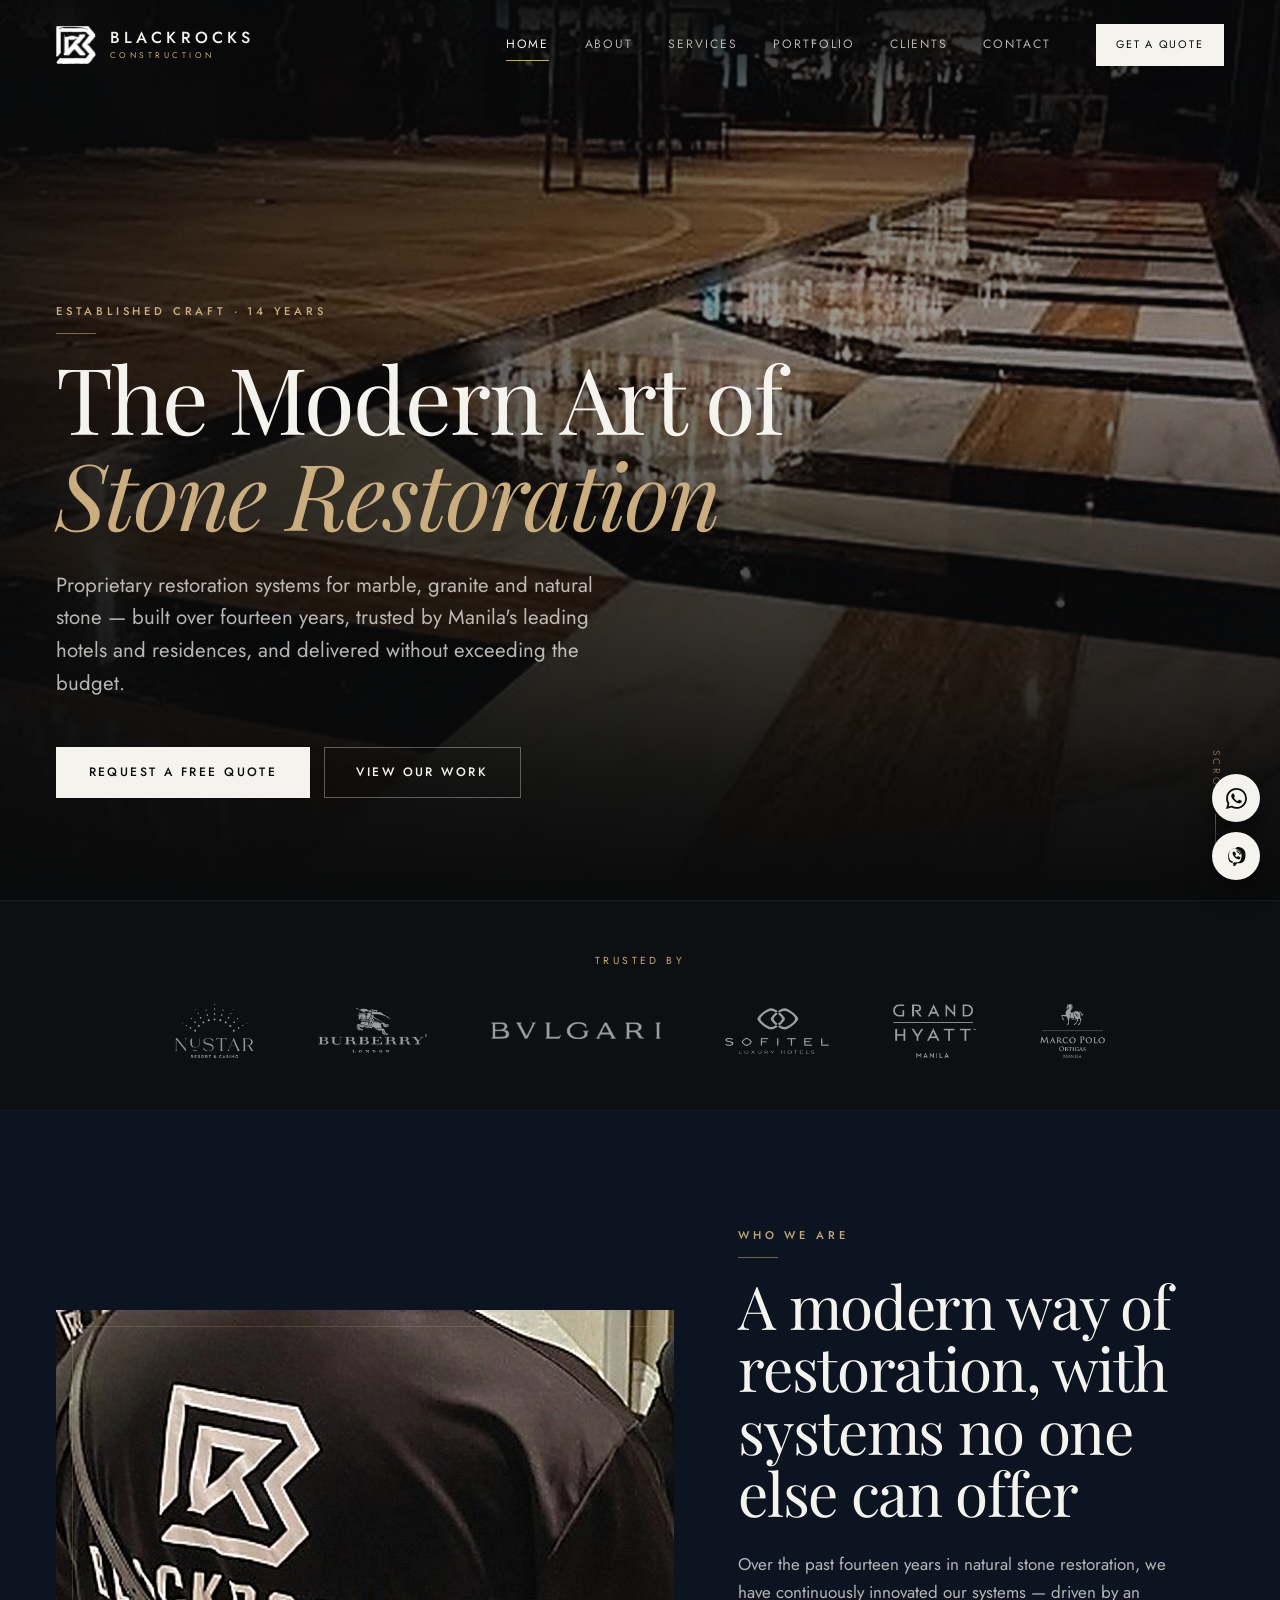
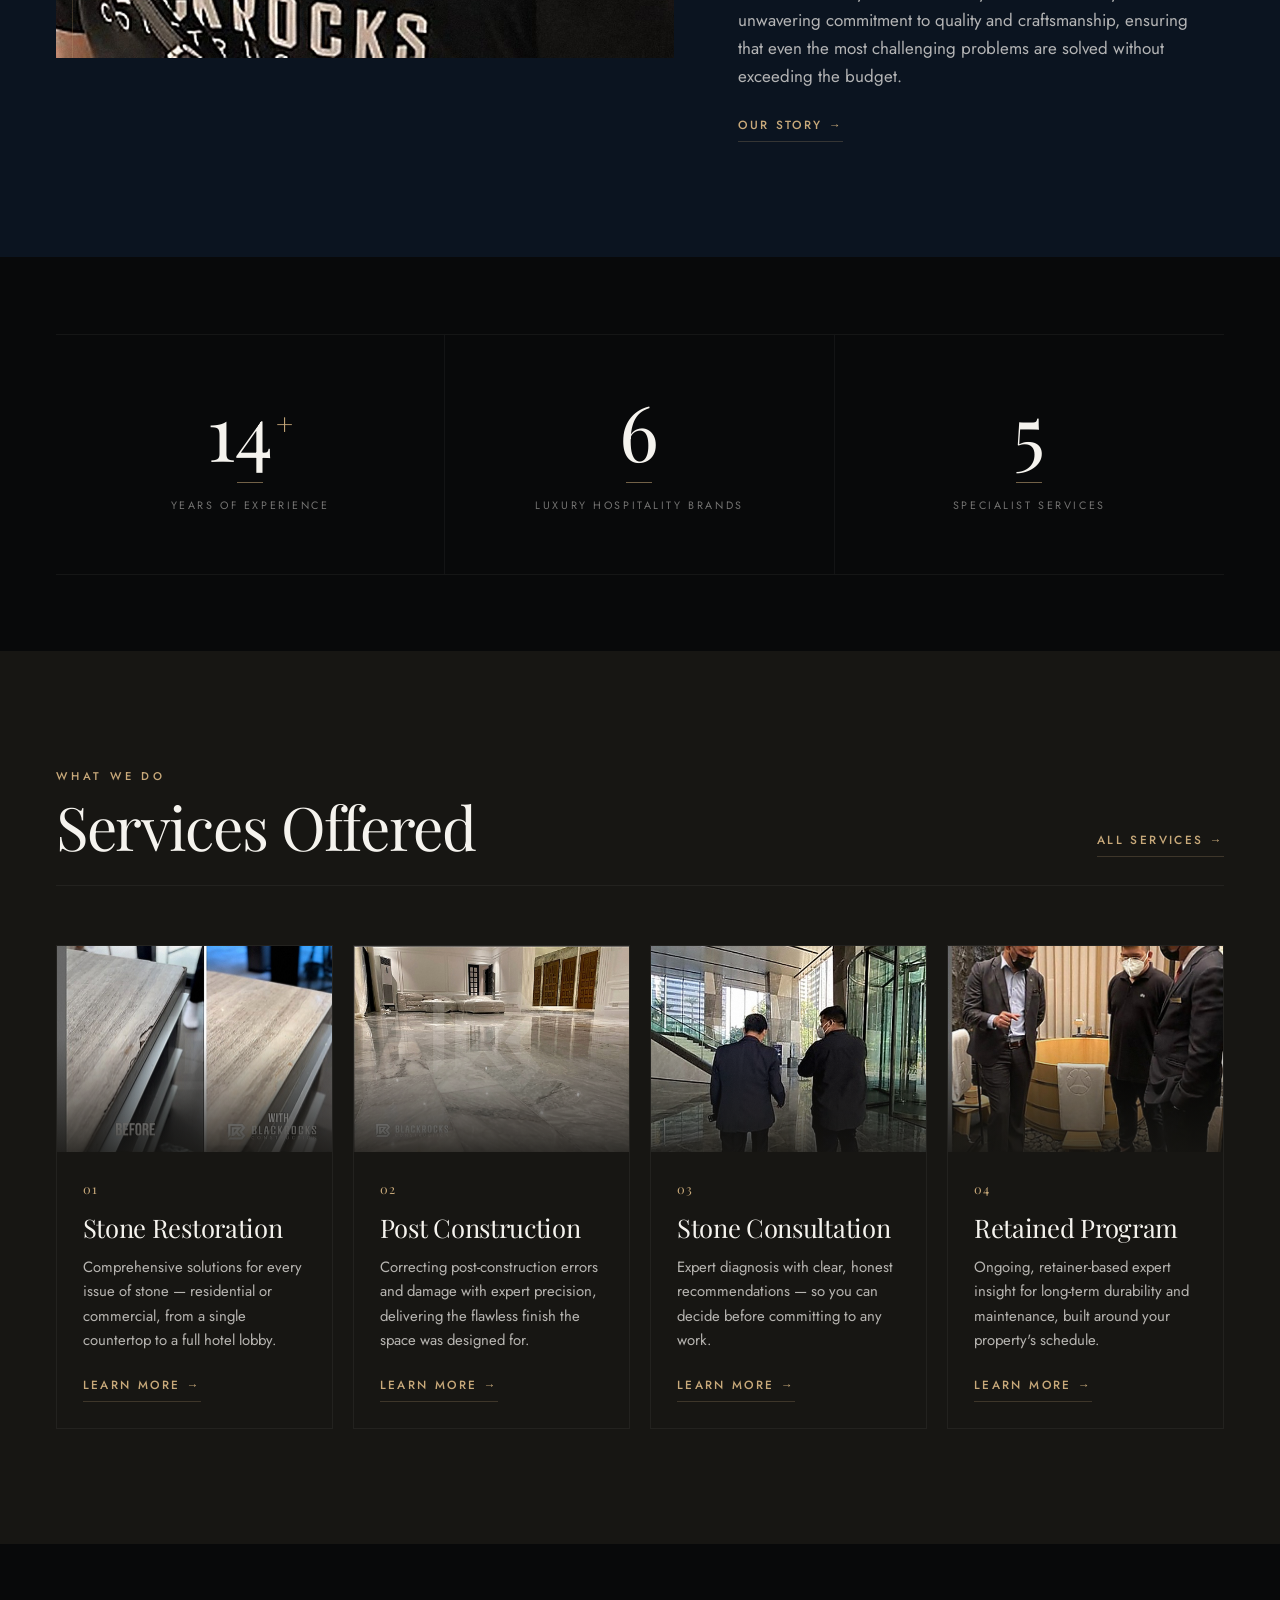
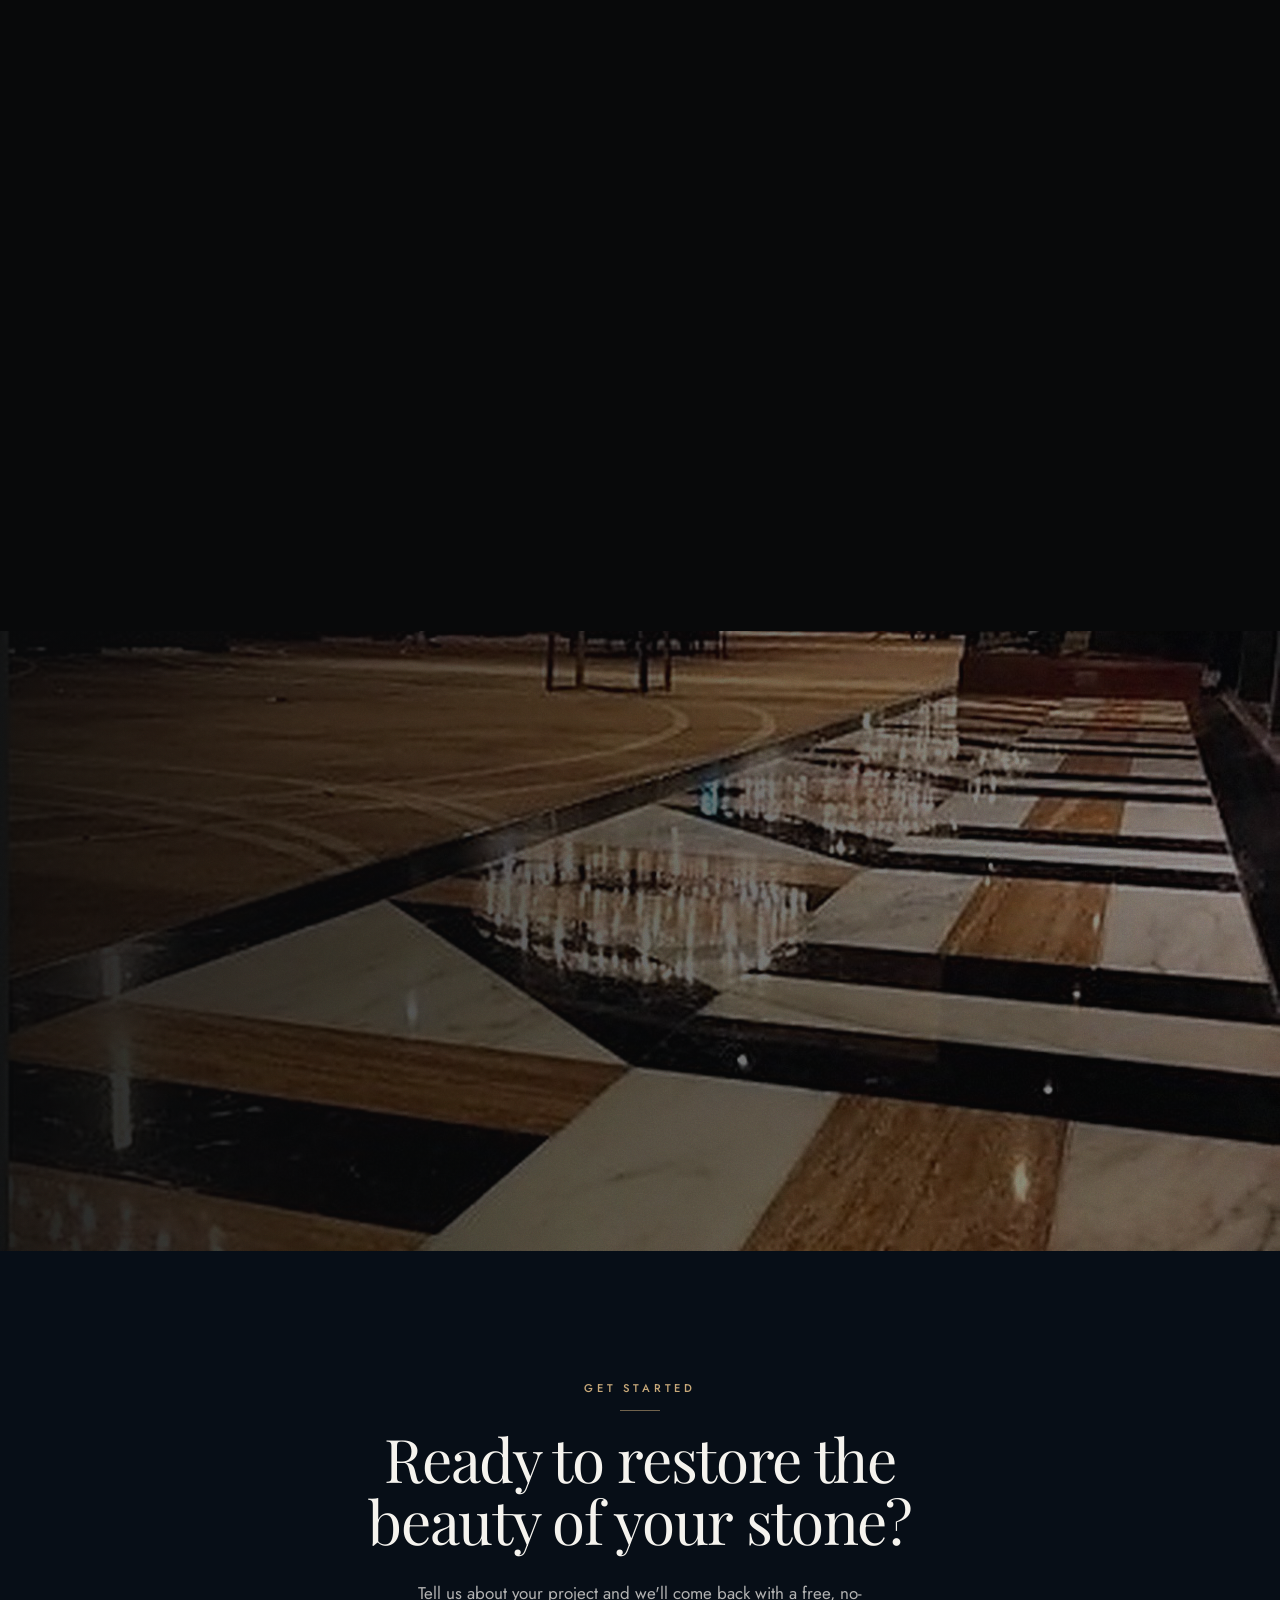
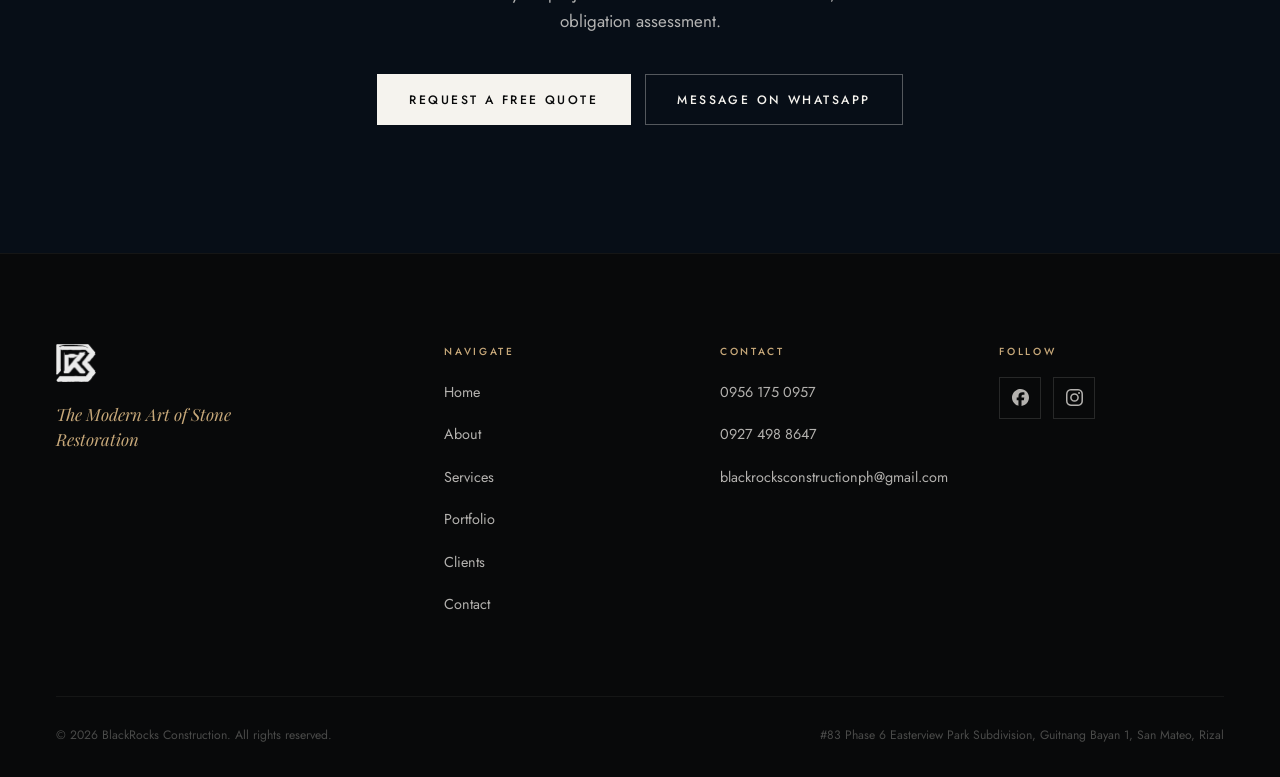
<file: index.html>
<!doctype html>
<html lang="en">
<head>
<meta charset="UTF-8">
<meta name="viewport" content="width=device-width, initial-scale=1">
<title>BlackRocks Construction | The Modern Art of Stone Restoration</title>
<meta name="description" content="BlackRocks Construction — 14 years restoring natural stone for Manila's leading hotels, retailers and residences. Marble &amp; granite restoration, concrete polishing, stone consultation.">
<meta property="og:title" content="BlackRocks Construction | The Modern Art of Stone Restoration">
<meta property="og:description" content="Natural stone restoration trusted by NUSTAR Resort &amp; Casino, Sofitel, Grand Hyatt Manila and more. 14 years of proprietary restoration systems.">
<meta property="og:type" content="website">
<meta property="og:image" content="assets/images/raw/com-lobby-chandelier.jpg">
<meta name="theme-color" content="#08090a">
<link rel="icon" type="image/png" sizes="32x32" href="assets/favicon-32.png">
<link rel="icon" type="image/png" sizes="16x16" href="assets/favicon-16.png">
<link rel="apple-touch-icon" href="assets/favicon-180.png">
<link rel="preconnect" href="https://fonts.googleapis.com">
<link rel="preconnect" href="https://fonts.gstatic.com" crossorigin>
<link href="https://fonts.googleapis.com/css2?family=Playfair+Display:ital,wght@0,400;0,500;1,400&family=Jost:wght@300;400;500&display=swap" rel="stylesheet">
<link rel="stylesheet" href="css/style.css">
</head>
<body>

<header class="site-header">
  <div class="container-wide nav-wrap">
    <a href="index.html" class="brand">
      <img src="assets/images/logo-mark-white.png" alt="BlackRocks Construction">
      <span class="brand-text">
        <span class="brand-name">BLACKROCKS</span>
        <span class="brand-sub">CONSTRUCTION</span>
      </span>
    </a>
    <nav class="nav-links">
      <a href="index.html" class="active">Home</a>
      <a href="about.html">About</a>
      <a href="services.html">Services</a>
      <a href="portfolio.html">Portfolio</a>
      <a href="clients.html">Clients</a>
      <a href="contact.html">Contact</a>
      <a href="contact.html" class="btn btn-solid nav-cta">Get a Quote</a>
    </nav>
    <button class="nav-toggle" aria-label="Toggle menu" aria-expanded="false"><span></span></button>
  </div>
</header>

<section class="hero grain">
  <div class="hero-bg" style="background-image:url('assets/images/raw/com-lobby-chandelier.jpg')"></div>
  <div class="container-wide hero-inner">
    <span class="eyebrow">Established Craft &middot; 14 Years</span>
    <h1>The Modern Art of <em>Stone Restoration</em></h1>
    <p class="lead hero-lead">Proprietary restoration systems for marble, granite and natural stone — built over fourteen years, trusted by Manila's leading hotels and residences, and delivered without exceeding the budget.</p>
    <div class="btn-row">
      <a href="contact.html" class="btn btn-solid">Request a Free Quote</a>
      <a href="portfolio.html" class="btn">View Our Work</a>
    </div>
  </div>
  <span class="hero-scroll">Scroll</span>
</section>

<div class="trust-strip">
  <div class="container-wide">
    <p class="trust-label">Trusted by</p>
    <div class="trust-logos">
      <img class="logo-nustar"     src="assets/images/clients/nustar.png"     alt="NUSTAR Resort &amp; Casino">
      <img class="logo-burberry"   src="assets/images/clients/burberry.png"   alt="Burberry">
      <img class="logo-bvlgari"    src="assets/images/clients/bvlgari.png"    alt="Bvlgari">
      <img class="logo-sofitel"    src="assets/images/clients/sofitel.png"    alt="Sofitel Luxury Hotels">
      <img class="logo-grandhyatt" src="assets/images/clients/grandhyatt.png" alt="Grand Hyatt Manila">
      <img class="logo-marcopolo"  src="assets/images/clients/marcopolo.png"  alt="Marco Polo Ortigas Manila">
    </div>
  </div>
</div>

<section class="section-navy section-pad">
  <div class="container">
    <div class="split reveal">
      <div class="split-media wide16 framed">
        <img src="assets/images/raw/team-workers.jpg" alt="BlackRocks Construction technicians restoring stone on site">
      </div>
      <div class="split-body">
        <span class="eyebrow">Who We Are</span>
        <h2>A modern way of restoration, with systems no one else can offer</h2>
        <p>Over the past fourteen years in natural stone restoration, we have continuously innovated our systems — driven by an unwavering commitment to quality and craftsmanship, ensuring that even the most challenging problems are solved without exceeding the budget.</p>
        <a href="about.html" class="link-arrow">Our Story &rarr;</a>
      </div>
    </div>
  </div>
</section>

<section class="section-pad-sm">
  <div class="container">
    <div class="stat-row reveal">
      <div class="stat">
        <div class="stat-num">14<sup>+</sup></div>
        <div class="stat-label">Years of Experience</div>
      </div>
      <div class="stat">
        <div class="stat-num">6</div>
        <div class="stat-label">Luxury Hospitality Brands</div>
      </div>
      <div class="stat">
        <div class="stat-num">5</div>
        <div class="stat-label">Specialist Services</div>
      </div>
    </div>
  </div>
</section>

<section class="section-charcoal section-pad">
  <div class="container">
    <div class="head-row reveal">
      <div>
        <span class="eyebrow">What We Do</span>
        <h2>Services Offered</h2>
      </div>
      <a href="services.html" class="link-arrow">All Services &rarr;</a>
    </div>
    <div class="svc-grid reveal">
      <article class="svc-card">
        <div class="thumb"><img src="assets/images/raw/ba-countertop-chip.jpg" alt="Stone restoration, before and after"></div>
        <div class="body">
          <div class="svc-num">01</div>
          <h3>Stone Restoration</h3>
          <p>Comprehensive solutions for every issue of stone — residential or commercial, from a single countertop to a full hotel lobby.</p>
          <a href="services.html#restoration" class="link-arrow">Learn More &rarr;</a>
        </div>
      </article>
      <article class="svc-card">
        <div class="thumb"><img src="assets/images/raw/post-marble-room.jpg" alt="Post construction enhancement, finished marble flooring"></div>
        <div class="body">
          <div class="svc-num">02</div>
          <h3>Post Construction</h3>
          <p>Correcting post-construction errors and damage with expert precision, delivering the flawless finish the space was designed for.</p>
          <a href="services.html#enhancement" class="link-arrow">Learn More &rarr;</a>
        </div>
      </article>
      <article class="svc-card">
        <div class="thumb"><img src="assets/images/raw/consult-glass-corridor.jpg" alt="On-site stone consultation"></div>
        <div class="body">
          <div class="svc-num">03</div>
          <h3>Stone Consultation</h3>
          <p>Expert diagnosis with clear, honest recommendations — so you can decide before committing to any work.</p>
          <a href="services.html#consultation" class="link-arrow">Learn More &rarr;</a>
        </div>
      </article>
      <article class="svc-card">
        <div class="thumb"><img src="assets/images/raw/retained-reception.jpg" alt="Retained consultation programme"></div>
        <div class="body">
          <div class="svc-num">04</div>
          <h3>Retained Program</h3>
          <p>Ongoing, retainer-based expert insight for long-term durability and maintenance, built around your property's schedule.</p>
          <a href="services.html#retained" class="link-arrow">Learn More &rarr;</a>
        </div>
      </article>
    </div>
  </div>
</section>

<section class="section-pad">
  <div class="container">
    <div class="head-row reveal">
      <div>
        <span class="eyebrow">Proof, Not Promises</span>
        <h2>Before &amp; After</h2>
      </div>
      <a href="portfolio.html" class="link-arrow">Full Portfolio &rarr;</a>
    </div>
    <div class="ba-grid reveal">
      <figure class="ba-card">
        <div class="ba-img"><img src="assets/images/raw/ba-countertop-chip.jpg" alt="Countertop chip restoration, before and after"></div>
        <figcaption class="ba-caption">Chipped countertop edges expertly restored, bringing back a flawless, seamless finish.</figcaption>
      </figure>
      <figure class="ba-card">
        <div class="ba-img"><img src="assets/images/raw/ba-stain-removal.jpg" alt="Stone stain removal, before and after"></div>
        <figcaption class="ba-caption">Stains carefully removed, preserving the natural beauty and colour of the stone.</figcaption>
      </figure>
      <figure class="ba-card">
        <div class="ba-img"><img src="assets/images/raw/ba-floor-luster.jpg" alt="Floor luster restoration, before and after"></div>
        <figcaption class="ba-caption">Lost luster and shine brought back, restoring the stone's timeless brilliance.</figcaption>
      </figure>
    </div>
  </div>
</section>

<section class="band grain">
  <div class="band-bg" style="background-image:url('assets/images/raw/com-lobby-chandelier.jpg')"></div>
  <div class="container-wide">
    <div class="band-inner reveal">
      <p class="band-quote">Systems that <em>no one else</em> can offer.</p>
      <div class="band-attr">Fourteen years of proprietary method</div>
    </div>
  </div>
</section>

<section class="cta">
  <div class="container">
    <div class="reveal">
      <span class="eyebrow">Get Started</span>
      <h2>Ready to restore the beauty of your stone?</h2>
      <p>Tell us about your project and we'll come back with a free, no-obligation assessment.</p>
      <div class="btn-row">
        <a href="contact.html" class="btn btn-solid">Request a Free Quote</a>
        <a href="https://wa.me/639561750957" target="_blank" rel="noopener" class="btn">Message on WhatsApp</a>
      </div>
    </div>
  </div>
</section>

<footer class="site-footer">
  <div class="container-wide">
    <div class="footer-grid">
      <div class="footer-brand">
        <img src="assets/images/logo-mark-white.png" alt="BlackRocks Construction">
        <p class="footer-tagline">The Modern Art of Stone Restoration</p>
      </div>
      <div class="footer-col">
        <h5>Navigate</h5>
        <ul>
          <li><a href="index.html">Home</a></li>
          <li><a href="about.html">About</a></li>
          <li><a href="services.html">Services</a></li>
          <li><a href="portfolio.html">Portfolio</a></li>
          <li><a href="clients.html">Clients</a></li>
          <li><a href="contact.html">Contact</a></li>
        </ul>
      </div>
      <div class="footer-col">
        <h5>Contact</h5>
        <ul>
          <li><a href="tel:+639561750957">0956 175 0957</a></li>
          <li><a href="tel:+639274988647">0927 498 8647</a></li>
          <li><a href="mailto:blackrocksconstructionph@gmail.com">blackrocksconstructionph@gmail.com</a></li>
        </ul>
      </div>
      <div class="footer-col">
        <h5>Follow</h5>
        <div class="social-row">
          <a href="https://facebook.com/BlackRocksConstruction" target="_blank" rel="noopener" aria-label="Facebook"><svg viewBox="0 0 24 24" fill="currentColor" aria-hidden="true"><path d="M9.101 23.691v-7.98H6.627v-3.667h2.474v-1.58c0-4.085 1.848-5.978 5.858-5.978.401 0 .955.042 1.468.103a8.68 8.68 0 0 1 1.141.195v3.325a8.623 8.623 0 0 0-.653-.036 26.805 26.805 0 0 0-.733-.009c-.707 0-1.259.096-1.675.309a1.686 1.686 0 0 0-.679.622c-.258.42-.374.995-.374 1.752v1.297h3.919l-.386 2.103-.287 1.564h-3.246v8.245C19.396 23.238 24 18.179 24 12.044c0-6.627-5.373-12-12-12s-12 5.373-12 12c0 5.628 3.874 10.35 9.101 11.647Z"/></svg></a>
          <a href="https://instagram.com/blackrocksph" target="_blank" rel="noopener" aria-label="Instagram"><svg viewBox="0 0 24 24" fill="currentColor" aria-hidden="true"><path d="M12 0C8.74 0 8.333.015 7.053.072 5.775.132 4.905.333 4.14.63c-.789.306-1.459.717-2.126 1.384S.935 3.35.63 4.14C.333 4.905.131 5.775.072 7.053.012 8.333 0 8.741 0 12s.015 3.667.072 4.947c.06 1.277.261 2.148.558 2.913a5.885 5.885 0 0 0 1.384 2.126A5.868 5.868 0 0 0 4.14 23.37c.766.296 1.636.499 2.913.558C8.333 23.988 8.741 24 12 24s3.667-.015 4.947-.072c1.277-.06 2.148-.262 2.913-.558a5.898 5.898 0 0 0 2.126-1.384 5.86 5.86 0 0 0 1.384-2.126c.296-.765.499-1.636.558-2.913.06-1.28.072-1.687.072-4.947s-.015-3.667-.072-4.947c-.06-1.277-.262-2.149-.558-2.913a5.89 5.89 0 0 0-1.384-2.126A5.847 5.847 0 0 0 19.86.63c-.765-.297-1.636-.499-2.913-.558C15.667.012 15.259 0 12 0Zm0 2.16c3.203 0 3.585.016 4.85.071 1.17.055 1.805.249 2.227.415.562.217.96.477 1.382.896.419.42.679.819.896 1.381.164.422.36 1.057.413 2.227.057 1.266.07 1.646.07 4.85s-.015 3.585-.074 4.85c-.061 1.17-.256 1.805-.421 2.227a3.81 3.81 0 0 1-.899 1.382 3.744 3.744 0 0 1-1.38.896c-.42.164-1.065.36-2.235.413-1.274.057-1.649.07-4.859.07-3.211 0-3.586-.015-4.859-.074-1.171-.061-1.816-.256-2.236-.421a3.716 3.716 0 0 1-1.379-.899 3.644 3.644 0 0 1-.9-1.38c-.165-.42-.359-1.065-.42-2.235-.045-1.26-.061-1.649-.061-4.844 0-3.196.016-3.586.061-4.861.061-1.17.255-1.814.42-2.234.21-.57.479-.96.9-1.381.419-.419.81-.689 1.379-.898.42-.166 1.051-.361 2.221-.421 1.275-.045 1.65-.06 4.859-.06L12 2.16Zm0 3.678a6.162 6.162 0 1 0 0 12.324 6.162 6.162 0 0 0 0-12.324ZM12 16a4 4 0 1 1 0-8 4 4 0 0 1 0 8Zm7.846-10.405a1.441 1.441 0 0 1-2.88 0 1.44 1.44 0 0 1 2.88 0Z"/></svg></a>
        </div>
      </div>
    </div>
    <div class="footer-bottom">
      <span>&copy; <span id="year"></span> BlackRocks Construction. All rights reserved.</span>
      <span>#83 Phase 6 Easterview Park Subdivision, Guitnang Bayan 1, San Mateo, Rizal</span>
    </div>
  </div>
</footer>

<div class="quick-contact">
  <a href="https://wa.me/639561750957" target="_blank" rel="noopener" aria-label="Message us on WhatsApp" title="WhatsApp"><svg viewBox="0 0 24 24" fill="currentColor" aria-hidden="true"><path d="M17.472 14.382c-.297-.149-1.758-.867-2.03-.967-.273-.099-.471-.148-.67.15-.197.297-.767.966-.94 1.164-.173.199-.347.223-.644.075-.297-.15-1.255-.463-2.39-1.475-.883-.788-1.48-1.761-1.653-2.059-.173-.297-.018-.458.13-.606.134-.133.298-.347.446-.52.149-.174.198-.298.298-.497.099-.198.05-.371-.025-.52-.075-.149-.669-1.612-.916-2.207-.242-.579-.487-.5-.669-.51-.173-.008-.371-.01-.57-.01-.198 0-.52.074-.792.372-.272.297-1.04 1.016-1.04 2.479 0 1.462 1.065 2.875 1.213 3.074.149.198 2.096 3.2 5.077 4.487.709.306 1.262.489 1.694.625.712.227 1.36.195 1.871.118.571-.085 1.758-.719 2.006-1.413.248-.694.248-1.289.173-1.413-.074-.124-.272-.198-.57-.347m-5.421 7.403h-.004a9.87 9.87 0 0 1-5.031-1.378l-.361-.214-3.741.982.998-3.648-.235-.374a9.86 9.86 0 0 1-1.51-5.26c.001-5.45 4.436-9.884 9.888-9.884 2.64 0 5.122 1.03 6.988 2.898a9.825 9.825 0 0 1 2.893 6.994c-.003 5.45-4.437 9.884-9.885 9.884m8.413-18.297A11.815 11.815 0 0 0 12.05 0C5.495 0 .16 5.335.157 11.892c0 2.096.547 4.142 1.588 5.945L.057 24l6.305-1.654a11.882 11.882 0 0 0 5.683 1.448h.005c6.554 0 11.89-5.335 11.893-11.893a11.821 11.821 0 0 0-3.48-8.413Z"/></svg></a>
  <a href="viber://chat?number=%2B639561750957" aria-label="Message us on Viber" title="Viber"><svg viewBox="0 0 24 24" fill="currentColor" aria-hidden="true"><path d="M12 1.2c2.9 0 5.3.5 7 1.6 1.4.9 2.4 2.3 2.9 4.1.4 1.5.5 3.2.3 5.1-.3 3-1.2 5.1-2.7 6.3-1 .8-2.2 1.2-3.5 1.4-.9.1-2 .2-3.3.1l-1.6 1.8c-.5.6-.9 1-1.3 1.2-.3.2-.7.2-1 0-.4-.2-.5-.7-.5-1.2v-2.3C4.3 19.4 2.9 17 2.6 13.5c-.2-1.9-.1-3.6.3-5.1.5-1.8 1.5-3.2 2.9-4.1 1.7-1.1 4.3-1.6 6.2-1.6Zm0 1.7c-2.7 0-4.9.4-6.2 1.3-1 .7-1.8 1.8-2.1 3.2-.3 1.3-.4 2.8-.2 4.5.3 3 1.4 4.9 3.6 5.6.4.1.6.5.6.9v2l1.2-1.4c.2-.2.5-.4.8-.3 1.3.1 2.4.1 3.2 0 1.1-.1 2-.4 2.7-1 1.1-.9 1.8-2.6 2.1-5.2.2-1.7.1-3.2-.2-4.5-.3-1.4-1.1-2.5-2.1-3.2-1.3-.9-3.4-1.3-5.4-1.3Z"/><path d="M9.3 6.6c.4-.2.8 0 1 .3l1.1 1.9c.2.4.1.8-.2 1l-.6.5c-.1.1-.2.3-.1.5.3.7 1.1 1.5 1.8 1.8.2.1.4 0 .5-.1l.5-.6c.3-.3.7-.4 1-.2l1.9 1.1c.3.2.5.6.3 1-.3.8-1 1.4-1.9 1.5-.3 0-.6 0-.9-.1-3-.9-5.2-3.1-6.1-6.1-.1-.3-.1-.6-.1-.9.1-.9.7-1.6 1.5-1.9Z"/><path d="M12.4 5.1c2.3.2 4 1.9 4.2 4.2 0 .3.3.5.6.5s.5-.3.5-.6c-.3-2.8-2.4-4.9-5.2-5.2-.3 0-.6.2-.6.5s.2.6.5.6Zm.1 1.9c1.3.2 2.2 1.1 2.4 2.4 0 .3.3.5.6.5s.5-.3.5-.6c-.3-1.8-1.6-3.1-3.4-3.4-.3 0-.6.2-.6.5s.2.6.5.6Z"/></svg></a>
</div>

<script src="js/main.js"></script>
</body>
</html>
</file>
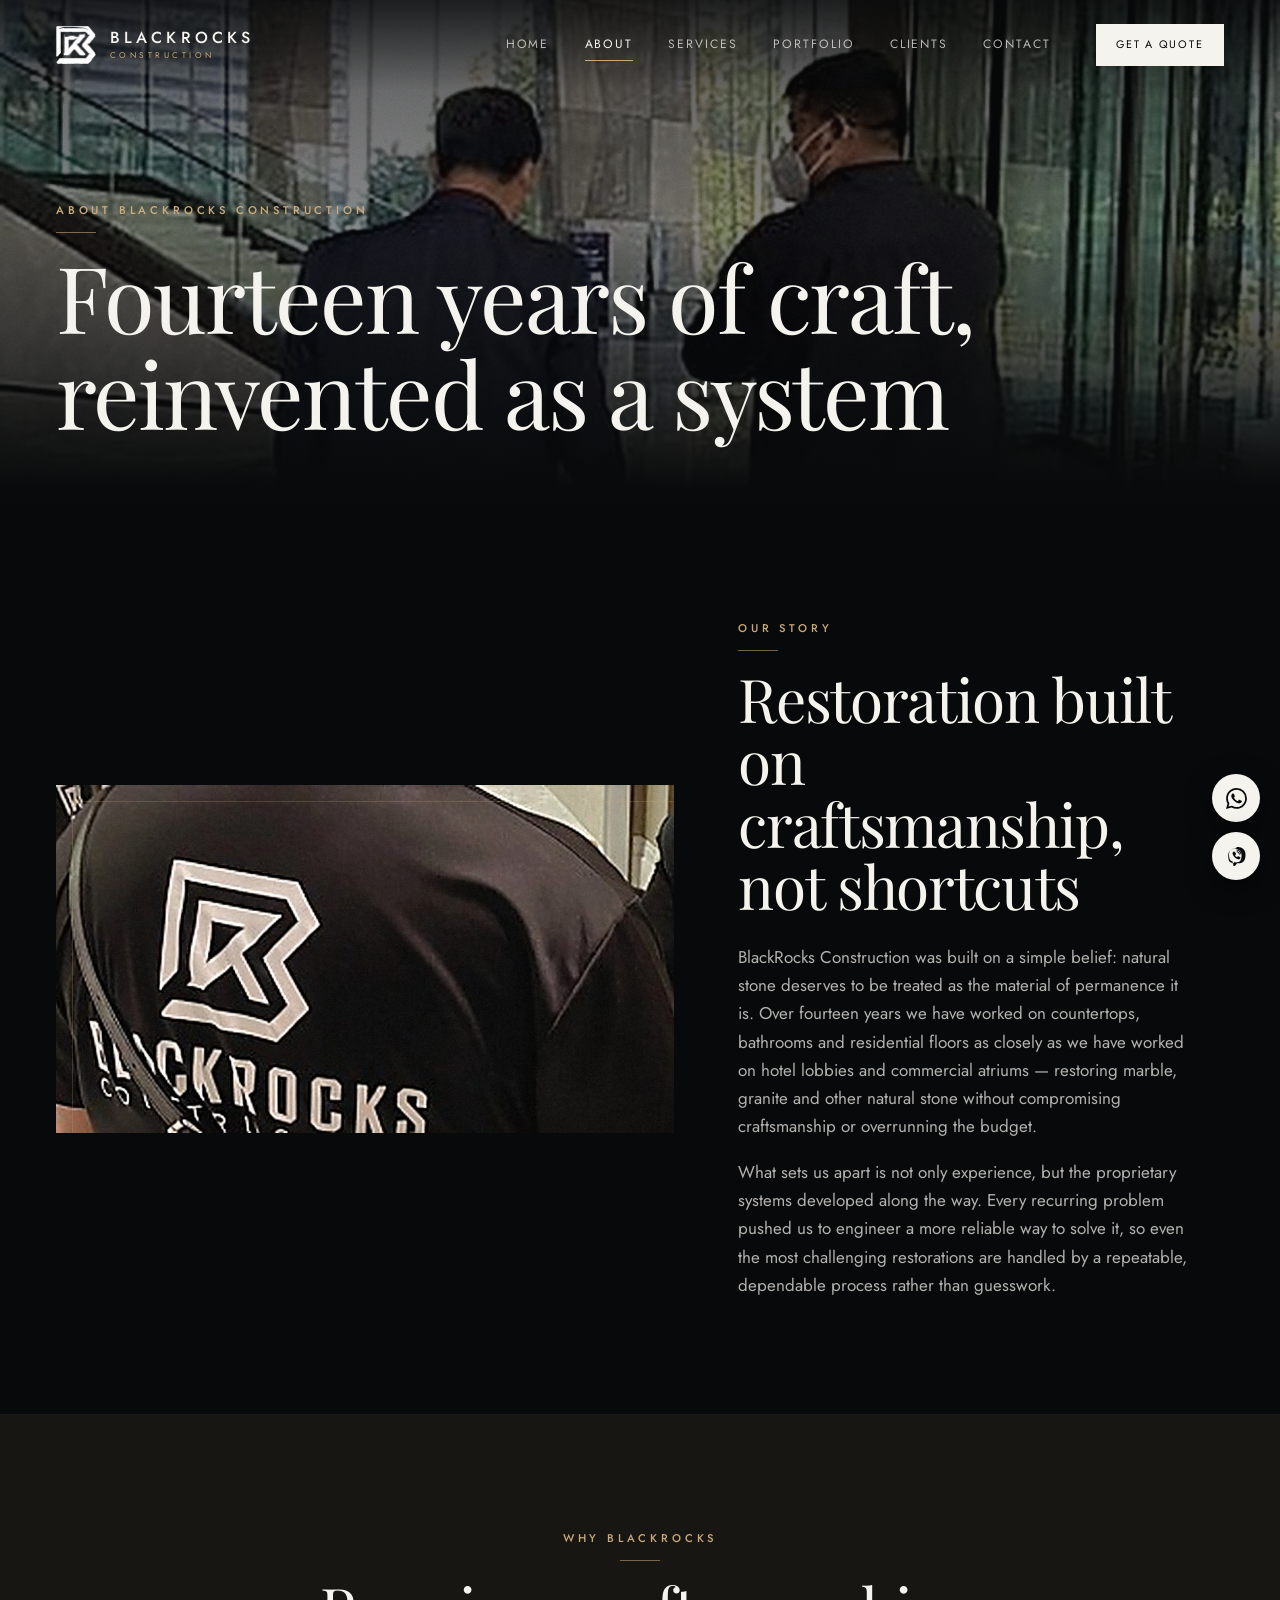
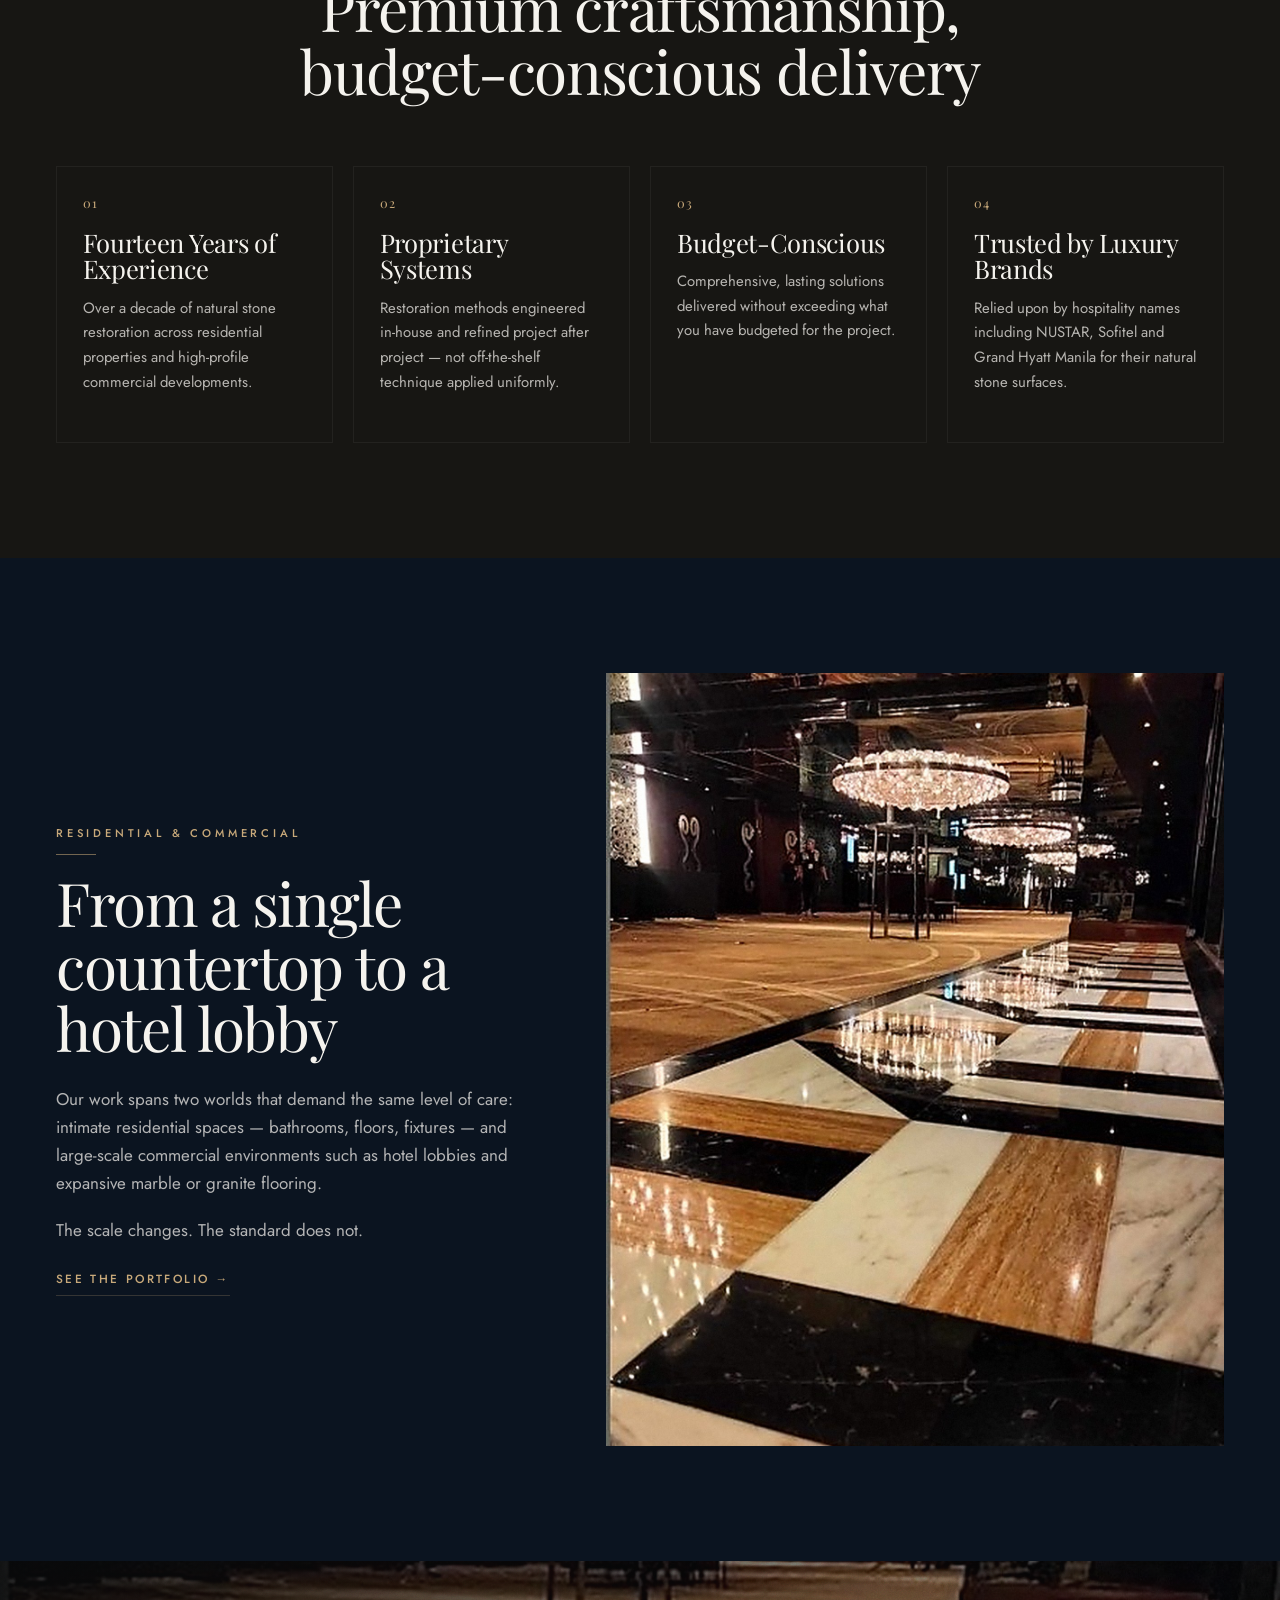
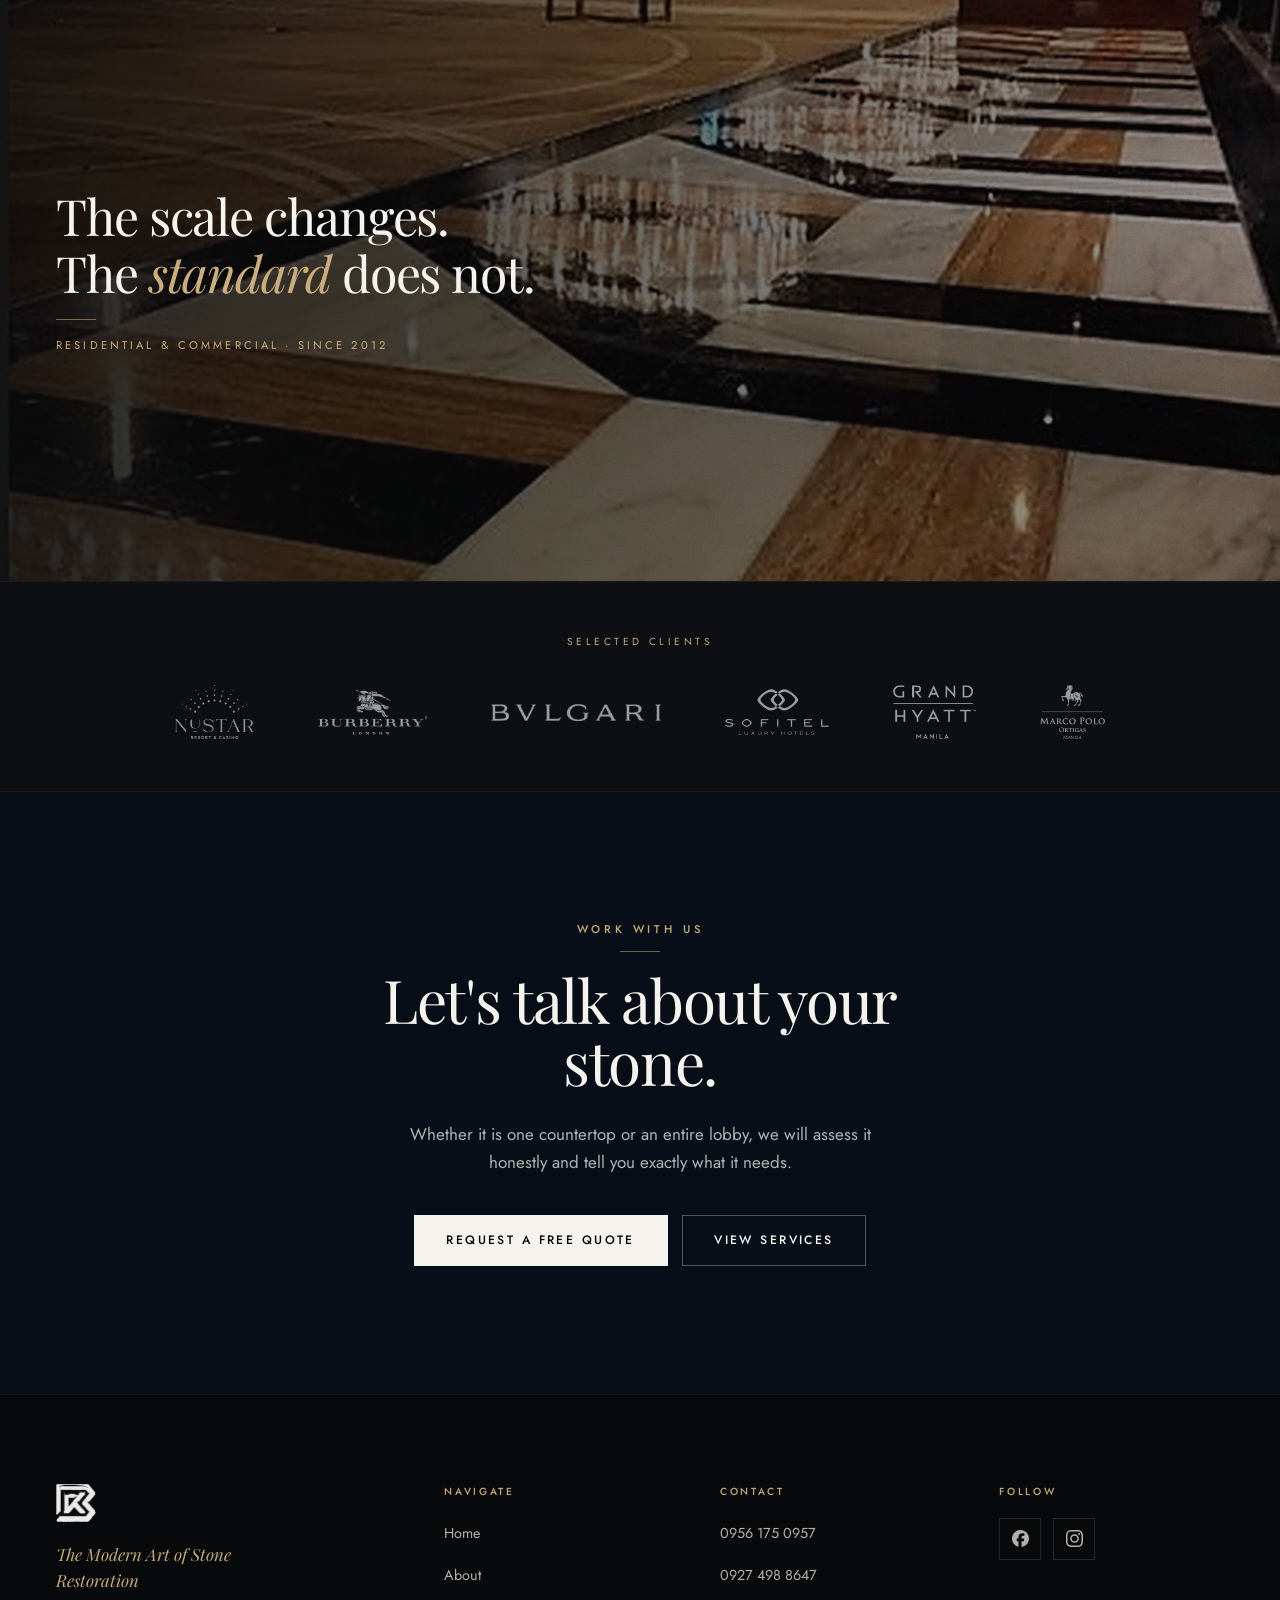
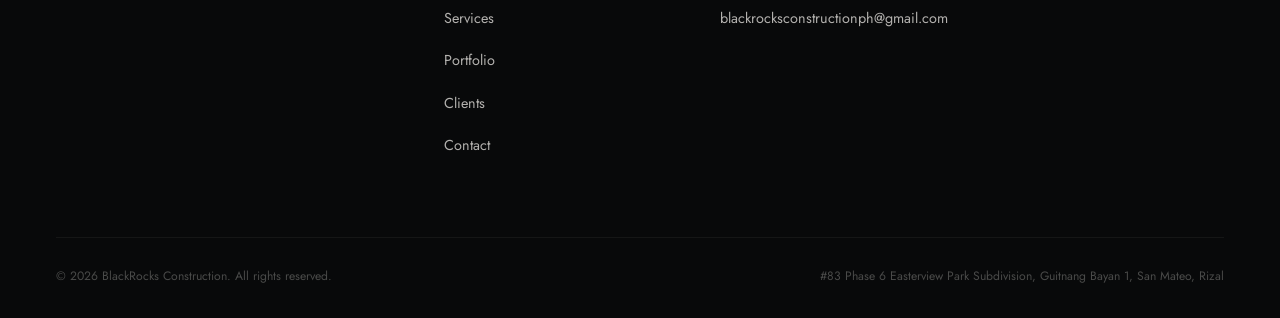
<file: about.html>
<!doctype html>
<html lang="en">
<head>
<meta charset="UTF-8">
<meta name="viewport" content="width=device-width, initial-scale=1">
<title>About Us | BlackRocks Construction</title>
<meta name="description" content="Fourteen years of natural stone restoration craftsmanship. How BlackRocks Construction built proprietary systems trusted by Manila&#39;s leading hospitality brands.">
<meta property="og:title" content="About Us | BlackRocks Construction">
<meta property="og:description" content="Fourteen years of natural stone restoration craftsmanship. How BlackRocks Construction built proprietary systems trusted by Manila&#39;s leading hospitality brands.">
<meta property="og:type" content="website">
<meta property="og:image" content="assets/images/raw/com-lobby-chandelier.jpg">
<meta name="theme-color" content="#08090a">
<link rel="icon" type="image/png" sizes="32x32" href="assets/favicon-32.png">
<link rel="icon" type="image/png" sizes="16x16" href="assets/favicon-16.png">
<link rel="apple-touch-icon" href="assets/favicon-180.png">
<link rel="preconnect" href="https://fonts.googleapis.com">
<link rel="preconnect" href="https://fonts.gstatic.com" crossorigin>
<link href="https://fonts.googleapis.com/css2?family=Playfair+Display:ital,wght@0,400;0,500;1,400&family=Jost:wght@300;400;500&display=swap" rel="stylesheet">
<link rel="stylesheet" href="css/style.css">
</head>
<body>

<header class="site-header">
  <div class="container-wide nav-wrap">
    <a href="index.html" class="brand">
      <img src="assets/images/logo-mark-white.png" alt="BlackRocks Construction">
      <span class="brand-text">
        <span class="brand-name">BLACKROCKS</span>
        <span class="brand-sub">CONSTRUCTION</span>
      </span>
    </a>
    <nav class="nav-links">
      <a href="index.html">Home</a>
      <a href="about.html" class="active">About</a>
      <a href="services.html">Services</a>
      <a href="portfolio.html">Portfolio</a>
      <a href="clients.html">Clients</a>
      <a href="contact.html">Contact</a>
      <a href="contact.html" class="btn btn-solid nav-cta">Get a Quote</a>
    </nav>
    <button class="nav-toggle" aria-label="Toggle menu" aria-expanded="false"><span></span></button>
  </div>
</header>

<section class="page-hero grain">
  <div class="page-hero-bg" style="background-image:url('assets/images/raw/consult-glass-corridor.jpg')"></div>
  <div class="container-wide page-hero-inner">
    <span class="eyebrow">About BlackRocks Construction</span>
    <h1>Fourteen years of craft,<br>reinvented as a system</h1>
  </div>
</section>

<section class="section-pad">
  <div class="container">
    <div class="split reveal">
      <div class="split-media wide16 framed">
        <img src="assets/images/raw/team-workers.jpg" alt="BlackRocks Construction technicians restoring stone on site">
      </div>
      <div class="split-body">
        <span class="eyebrow">Our Story</span>
        <h2>Restoration built on craftsmanship, not shortcuts</h2>
        <p>BlackRocks Construction was built on a simple belief: natural stone deserves to be treated as the material of permanence it is. Over fourteen years we have worked on countertops, bathrooms and residential floors as closely as we have worked on hotel lobbies and commercial atriums — restoring marble, granite and other natural stone without compromising craftsmanship or overrunning the budget.</p>
        <p>What sets us apart is not only experience, but the proprietary systems developed along the way. Every recurring problem pushed us to engineer a more reliable way to solve it, so even the most challenging restorations are handled by a repeatable, dependable process rather than guesswork.</p>
      </div>
    </div>
  </div>
</section>

<section class="section-charcoal section-pad">
  <div class="container">
    <div class="section-head center reveal">
      <span class="eyebrow">Why BlackRocks</span>
      <h2>Premium craftsmanship, budget-conscious delivery</h2>
    </div>
    <div class="svc-grid reveal">
      <article class="svc-card">
        <div class="body">
          <div class="svc-num">01</div>
          <h3>Fourteen Years of Experience</h3>
          <p>Over a decade of natural stone restoration across residential properties and high-profile commercial developments.</p>
        </div>
      </article>
      <article class="svc-card">
        <div class="body">
          <div class="svc-num">02</div>
          <h3>Proprietary Systems</h3>
          <p>Restoration methods engineered in-house and refined project after project — not off-the-shelf technique applied uniformly.</p>
        </div>
      </article>
      <article class="svc-card">
        <div class="body">
          <div class="svc-num">03</div>
          <h3>Budget-Conscious</h3>
          <p>Comprehensive, lasting solutions delivered without exceeding what you have budgeted for the project.</p>
        </div>
      </article>
      <article class="svc-card">
        <div class="body">
          <div class="svc-num">04</div>
          <h3>Trusted by Luxury Brands</h3>
          <p>Relied upon by hospitality names including NUSTAR, Sofitel and Grand Hyatt Manila for their natural stone surfaces.</p>
        </div>
      </article>
    </div>
  </div>
</section>

<section class="section-navy section-pad">
  <div class="container">
    <div class="split reverse reveal">
      <div class="split-media tall">
        <img src="assets/images/raw/com-lobby-chandelier.jpg" alt="Restored commercial lobby marble and granite flooring">
      </div>
      <div class="split-body">
        <span class="eyebrow">Residential &amp; Commercial</span>
        <h2>From a single countertop to a hotel lobby</h2>
        <p>Our work spans two worlds that demand the same level of care: intimate residential spaces — bathrooms, floors, fixtures — and large-scale commercial environments such as hotel lobbies and expansive marble or granite flooring.</p>
        <p>The scale changes. The standard does not.</p>
        <a href="portfolio.html" class="link-arrow">See the Portfolio &rarr;</a>
      </div>
    </div>
  </div>
</section>

<section class="band grain">
  <div class="band-bg" style="background-image:url('assets/images/raw/com-lobby-chandelier.jpg')"></div>
  <div class="container-wide">
    <div class="band-inner reveal">
      <p class="band-quote">The scale changes.<br>The <em>standard</em> does not.</p>
      <div class="band-attr">Residential &amp; commercial &middot; since 2012</div>
    </div>
  </div>
</section>

<div class="trust-strip">
  <div class="container-wide">
    <p class="trust-label">Selected Clients</p>
    <div class="trust-logos">
      <img class="logo-nustar" src="assets/images/clients/nustar.png" alt="NUSTAR Resort &amp; Casino">
      <img class="logo-burberry" src="assets/images/clients/burberry.png" alt="Burberry">
      <img class="logo-bvlgari" src="assets/images/clients/bvlgari.png" alt="Bvlgari">
      <img class="logo-sofitel" src="assets/images/clients/sofitel.png" alt="Sofitel Luxury Hotels">
      <img class="logo-grandhyatt" src="assets/images/clients/grandhyatt.png" alt="Grand Hyatt Manila">
      <img class="logo-marcopolo" src="assets/images/clients/marcopolo.png" alt="Marco Polo Ortigas Manila">
    </div>
  </div>
</div>

<section class="cta">
  <div class="container">
    <div class="reveal">
      <span class="eyebrow">Work With Us</span>
      <h2>Let's talk about your stone.</h2>
      <p>Whether it is one countertop or an entire lobby, we will assess it honestly and tell you exactly what it needs.</p>
      <div class="btn-row">
        <a href="contact.html" class="btn btn-solid">Request a Free Quote</a>
        <a href="services.html" class="btn">View Services</a>
      </div>
    </div>
  </div>
</section>

<footer class="site-footer">
  <div class="container-wide">
    <div class="footer-grid">
      <div class="footer-brand">
        <img src="assets/images/logo-mark-white.png" alt="BlackRocks Construction">
        <p class="footer-tagline">The Modern Art of Stone Restoration</p>
      </div>
      <div class="footer-col">
        <h5>Navigate</h5>
        <ul>
          <li><a href="index.html">Home</a></li>
          <li><a href="about.html">About</a></li>
          <li><a href="services.html">Services</a></li>
          <li><a href="portfolio.html">Portfolio</a></li>
          <li><a href="clients.html">Clients</a></li>
          <li><a href="contact.html">Contact</a></li>
        </ul>
      </div>
      <div class="footer-col">
        <h5>Contact</h5>
        <ul>
          <li><a href="tel:+639561750957">0956 175 0957</a></li>
          <li><a href="tel:+639274988647">0927 498 8647</a></li>
          <li><a href="mailto:blackrocksconstructionph@gmail.com">blackrocksconstructionph@gmail.com</a></li>
        </ul>
      </div>
      <div class="footer-col">
        <h5>Follow</h5>
        <div class="social-row">
          <a href="https://facebook.com/BlackRocksConstruction" target="_blank" rel="noopener" aria-label="Facebook"><svg viewBox="0 0 24 24" fill="currentColor" aria-hidden="true"><path d="M9.101 23.691v-7.98H6.627v-3.667h2.474v-1.58c0-4.085 1.848-5.978 5.858-5.978.401 0 .955.042 1.468.103a8.68 8.68 0 0 1 1.141.195v3.325a8.623 8.623 0 0 0-.653-.036 26.805 26.805 0 0 0-.733-.009c-.707 0-1.259.096-1.675.309a1.686 1.686 0 0 0-.679.622c-.258.42-.374.995-.374 1.752v1.297h3.919l-.386 2.103-.287 1.564h-3.246v8.245C19.396 23.238 24 18.179 24 12.044c0-6.627-5.373-12-12-12s-12 5.373-12 12c0 5.628 3.874 10.35 9.101 11.647Z"/></svg></a>
          <a href="https://instagram.com/blackrocksph" target="_blank" rel="noopener" aria-label="Instagram"><svg viewBox="0 0 24 24" fill="currentColor" aria-hidden="true"><path d="M12 0C8.74 0 8.333.015 7.053.072 5.775.132 4.905.333 4.14.63c-.789.306-1.459.717-2.126 1.384S.935 3.35.63 4.14C.333 4.905.131 5.775.072 7.053.012 8.333 0 8.741 0 12s.015 3.667.072 4.947c.06 1.277.261 2.148.558 2.913a5.885 5.885 0 0 0 1.384 2.126A5.868 5.868 0 0 0 4.14 23.37c.766.296 1.636.499 2.913.558C8.333 23.988 8.741 24 12 24s3.667-.015 4.947-.072c1.277-.06 2.148-.262 2.913-.558a5.898 5.898 0 0 0 2.126-1.384 5.86 5.86 0 0 0 1.384-2.126c.296-.765.499-1.636.558-2.913.06-1.28.072-1.687.072-4.947s-.015-3.667-.072-4.947c-.06-1.277-.262-2.149-.558-2.913a5.89 5.89 0 0 0-1.384-2.126A5.847 5.847 0 0 0 19.86.63c-.765-.297-1.636-.499-2.913-.558C15.667.012 15.259 0 12 0Zm0 2.16c3.203 0 3.585.016 4.85.071 1.17.055 1.805.249 2.227.415.562.217.96.477 1.382.896.419.42.679.819.896 1.381.164.422.36 1.057.413 2.227.057 1.266.07 1.646.07 4.85s-.015 3.585-.074 4.85c-.061 1.17-.256 1.805-.421 2.227a3.81 3.81 0 0 1-.899 1.382 3.744 3.744 0 0 1-1.38.896c-.42.164-1.065.36-2.235.413-1.274.057-1.649.07-4.859.07-3.211 0-3.586-.015-4.859-.074-1.171-.061-1.816-.256-2.236-.421a3.716 3.716 0 0 1-1.379-.899 3.644 3.644 0 0 1-.9-1.38c-.165-.42-.359-1.065-.42-2.235-.045-1.26-.061-1.649-.061-4.844 0-3.196.016-3.586.061-4.861.061-1.17.255-1.814.42-2.234.21-.57.479-.96.9-1.381.419-.419.81-.689 1.379-.898.42-.166 1.051-.361 2.221-.421 1.275-.045 1.65-.06 4.859-.06L12 2.16Zm0 3.678a6.162 6.162 0 1 0 0 12.324 6.162 6.162 0 0 0 0-12.324ZM12 16a4 4 0 1 1 0-8 4 4 0 0 1 0 8Zm7.846-10.405a1.441 1.441 0 0 1-2.88 0 1.44 1.44 0 0 1 2.88 0Z"/></svg></a>
        </div>
      </div>
    </div>
    <div class="footer-bottom">
      <span>&copy; <span id="year"></span> BlackRocks Construction. All rights reserved.</span>
      <span>#83 Phase 6 Easterview Park Subdivision, Guitnang Bayan 1, San Mateo, Rizal</span>
    </div>
  </div>
</footer>

<div class="quick-contact">
  <a href="https://wa.me/639561750957" target="_blank" rel="noopener" aria-label="Message us on WhatsApp" title="WhatsApp"><svg viewBox="0 0 24 24" fill="currentColor" aria-hidden="true"><path d="M17.472 14.382c-.297-.149-1.758-.867-2.03-.967-.273-.099-.471-.148-.67.15-.197.297-.767.966-.94 1.164-.173.199-.347.223-.644.075-.297-.15-1.255-.463-2.39-1.475-.883-.788-1.48-1.761-1.653-2.059-.173-.297-.018-.458.13-.606.134-.133.298-.347.446-.52.149-.174.198-.298.298-.497.099-.198.05-.371-.025-.52-.075-.149-.669-1.612-.916-2.207-.242-.579-.487-.5-.669-.51-.173-.008-.371-.01-.57-.01-.198 0-.52.074-.792.372-.272.297-1.04 1.016-1.04 2.479 0 1.462 1.065 2.875 1.213 3.074.149.198 2.096 3.2 5.077 4.487.709.306 1.262.489 1.694.625.712.227 1.36.195 1.871.118.571-.085 1.758-.719 2.006-1.413.248-.694.248-1.289.173-1.413-.074-.124-.272-.198-.57-.347m-5.421 7.403h-.004a9.87 9.87 0 0 1-5.031-1.378l-.361-.214-3.741.982.998-3.648-.235-.374a9.86 9.86 0 0 1-1.51-5.26c.001-5.45 4.436-9.884 9.888-9.884 2.64 0 5.122 1.03 6.988 2.898a9.825 9.825 0 0 1 2.893 6.994c-.003 5.45-4.437 9.884-9.885 9.884m8.413-18.297A11.815 11.815 0 0 0 12.05 0C5.495 0 .16 5.335.157 11.892c0 2.096.547 4.142 1.588 5.945L.057 24l6.305-1.654a11.882 11.882 0 0 0 5.683 1.448h.005c6.554 0 11.89-5.335 11.893-11.893a11.821 11.821 0 0 0-3.48-8.413Z"/></svg></a>
  <a href="viber://chat?number=%2B639561750957" aria-label="Message us on Viber" title="Viber"><svg viewBox="0 0 24 24" fill="currentColor" aria-hidden="true"><path d="M12 1.2c2.9 0 5.3.5 7 1.6 1.4.9 2.4 2.3 2.9 4.1.4 1.5.5 3.2.3 5.1-.3 3-1.2 5.1-2.7 6.3-1 .8-2.2 1.2-3.5 1.4-.9.1-2 .2-3.3.1l-1.6 1.8c-.5.6-.9 1-1.3 1.2-.3.2-.7.2-1 0-.4-.2-.5-.7-.5-1.2v-2.3C4.3 19.4 2.9 17 2.6 13.5c-.2-1.9-.1-3.6.3-5.1.5-1.8 1.5-3.2 2.9-4.1 1.7-1.1 4.3-1.6 6.2-1.6Zm0 1.7c-2.7 0-4.9.4-6.2 1.3-1 .7-1.8 1.8-2.1 3.2-.3 1.3-.4 2.8-.2 4.5.3 3 1.4 4.9 3.6 5.6.4.1.6.5.6.9v2l1.2-1.4c.2-.2.5-.4.8-.3 1.3.1 2.4.1 3.2 0 1.1-.1 2-.4 2.7-1 1.1-.9 1.8-2.6 2.1-5.2.2-1.7.1-3.2-.2-4.5-.3-1.4-1.1-2.5-2.1-3.2-1.3-.9-3.4-1.3-5.4-1.3Z"/><path d="M9.3 6.6c.4-.2.8 0 1 .3l1.1 1.9c.2.4.1.8-.2 1l-.6.5c-.1.1-.2.3-.1.5.3.7 1.1 1.5 1.8 1.8.2.1.4 0 .5-.1l.5-.6c.3-.3.7-.4 1-.2l1.9 1.1c.3.2.5.6.3 1-.3.8-1 1.4-1.9 1.5-.3 0-.6 0-.9-.1-3-.9-5.2-3.1-6.1-6.1-.1-.3-.1-.6-.1-.9.1-.9.7-1.6 1.5-1.9Z"/><path d="M12.4 5.1c2.3.2 4 1.9 4.2 4.2 0 .3.3.5.6.5s.5-.3.5-.6c-.3-2.8-2.4-4.9-5.2-5.2-.3 0-.6.2-.6.5s.2.6.5.6Zm.1 1.9c1.3.2 2.2 1.1 2.4 2.4 0 .3.3.5.6.5s.5-.3.5-.6c-.3-1.8-1.6-3.1-3.4-3.4-.3 0-.6.2-.6.5s.2.6.5.6Z"/></svg></a>
</div>

<script src="js/main.js"></script>
</body>
</html>
</file>
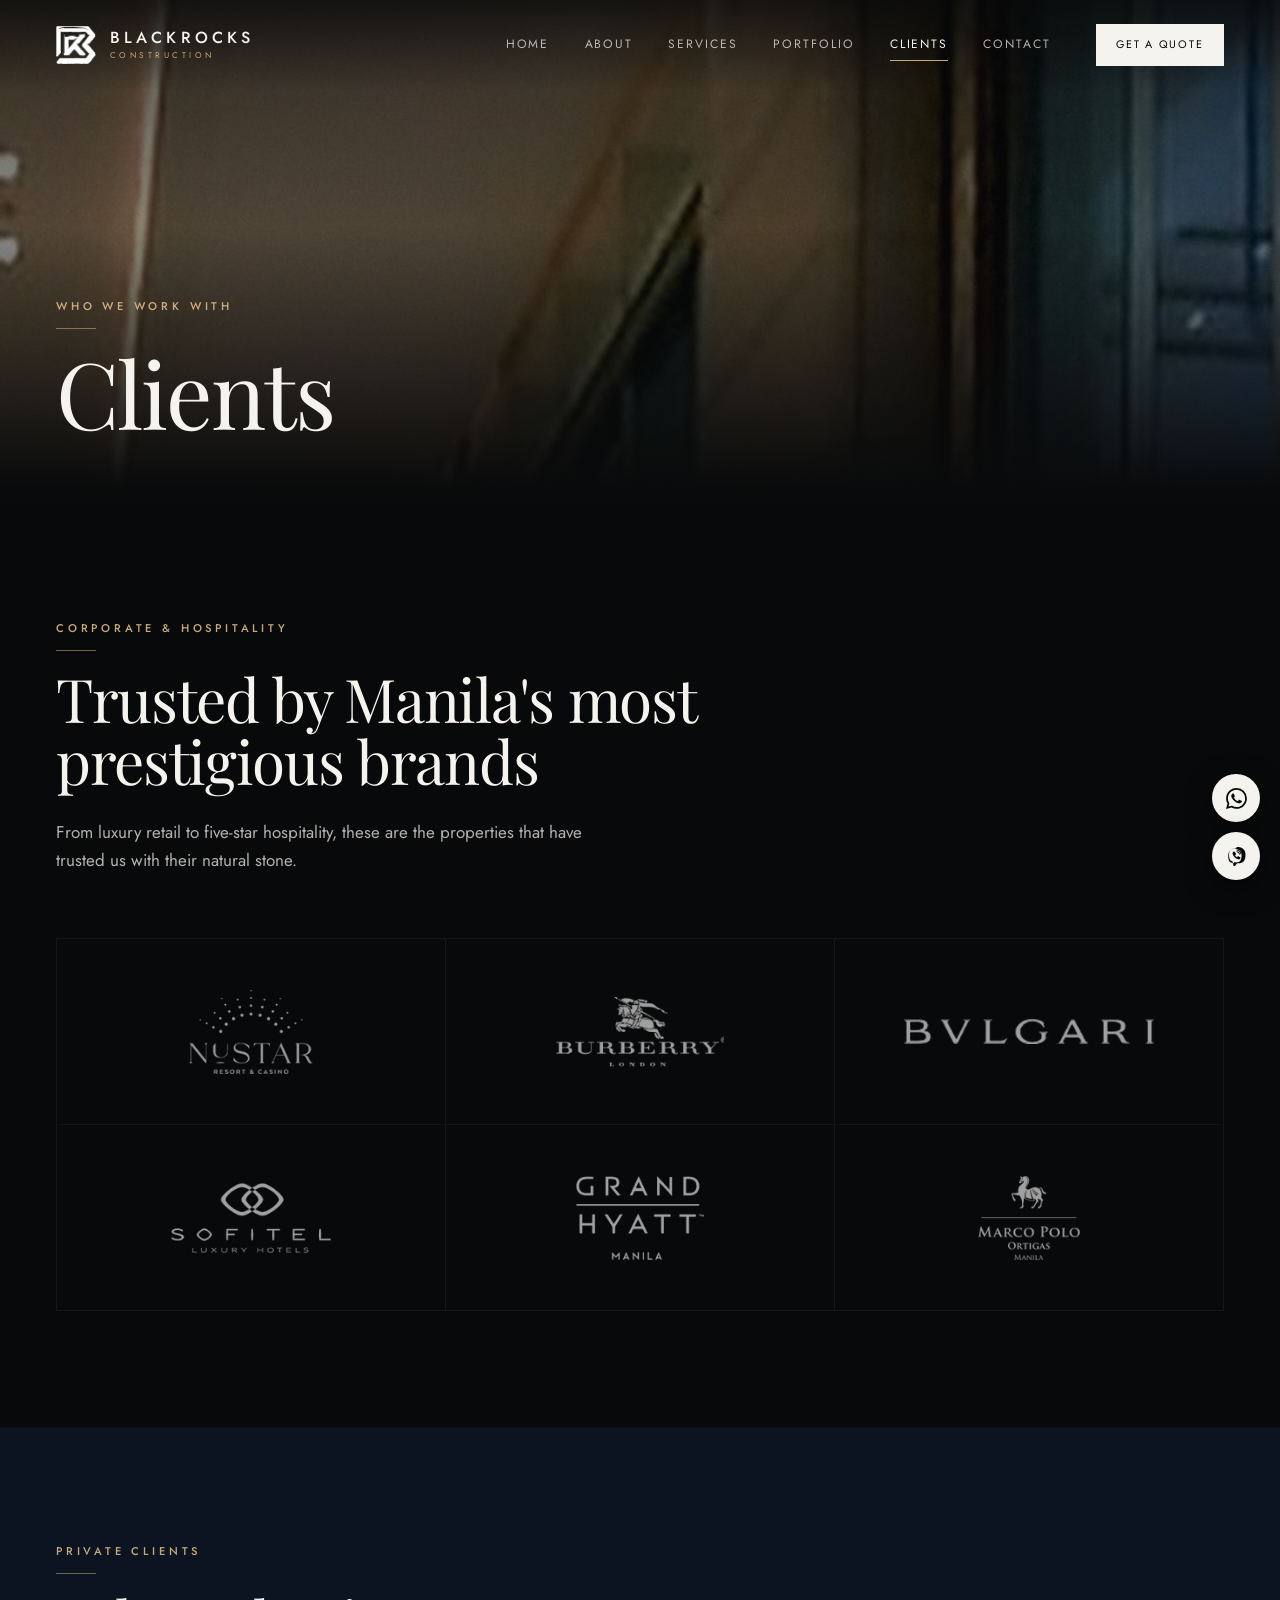
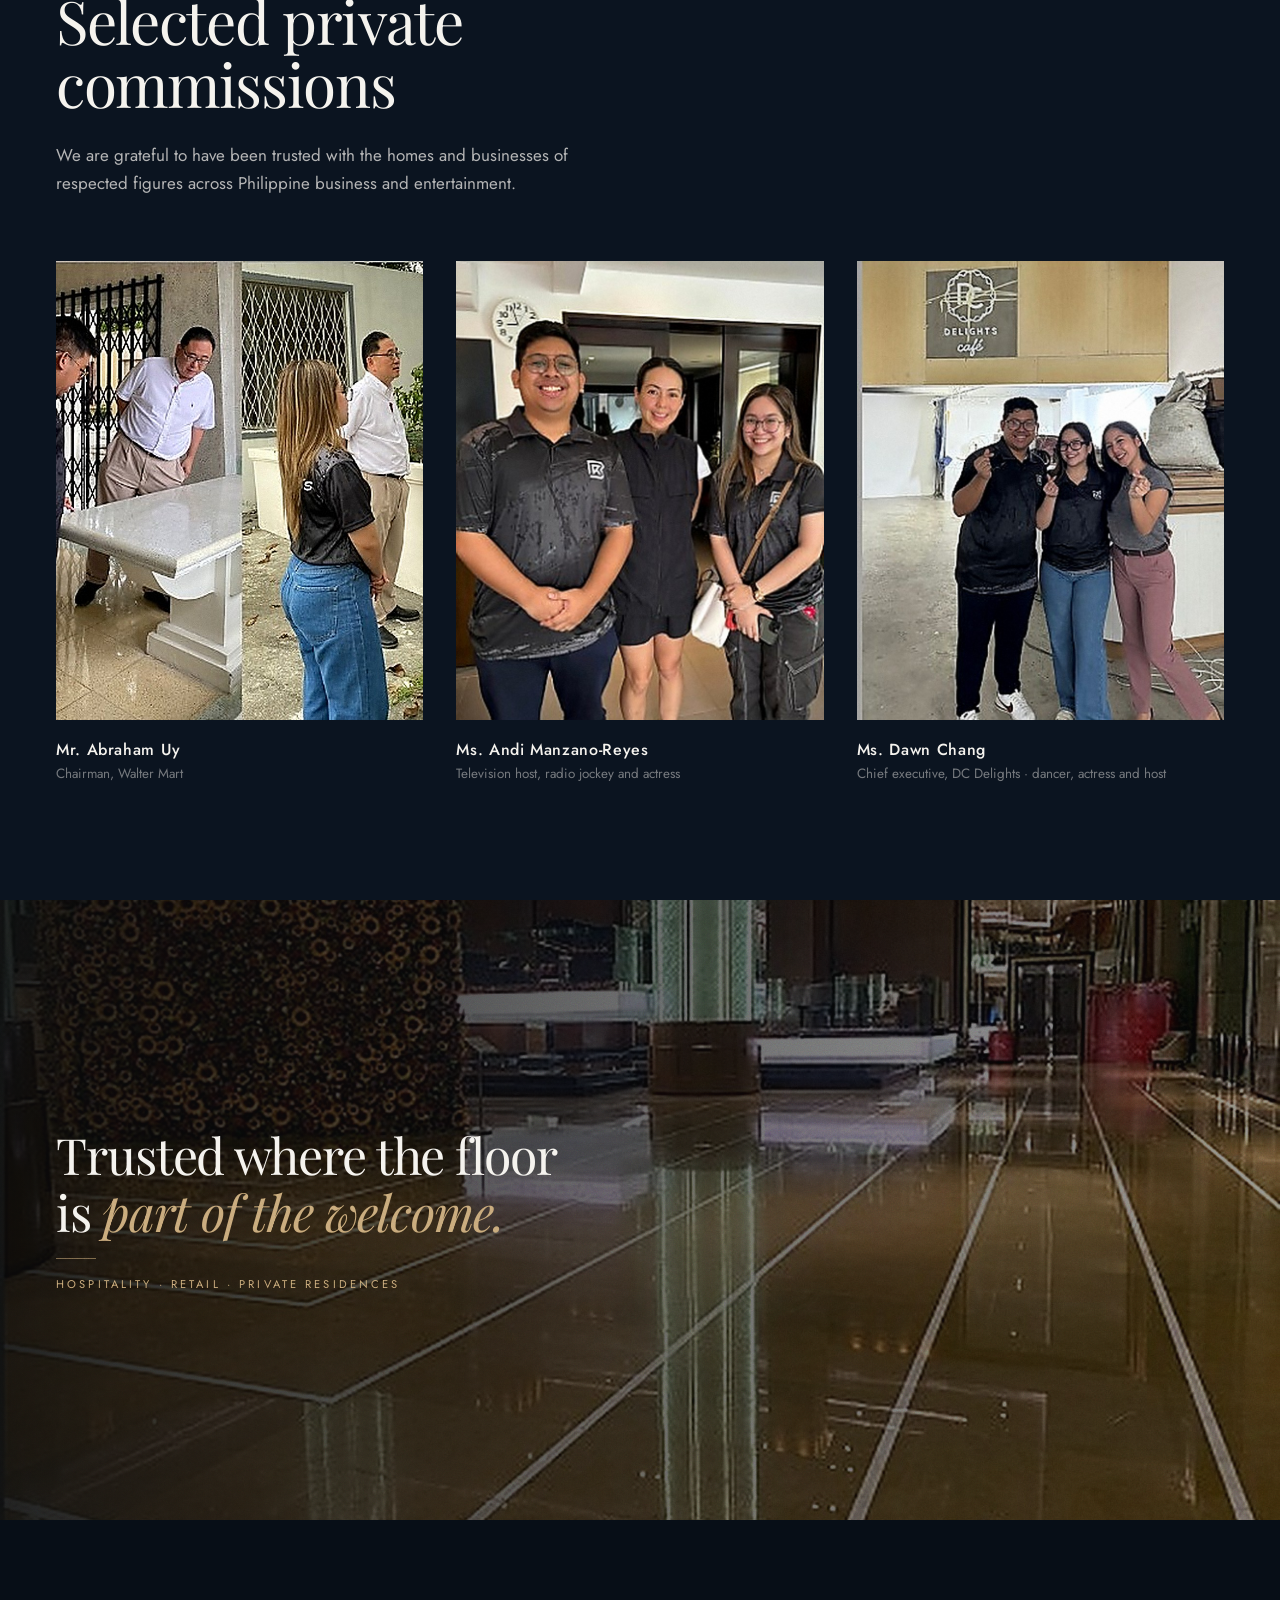
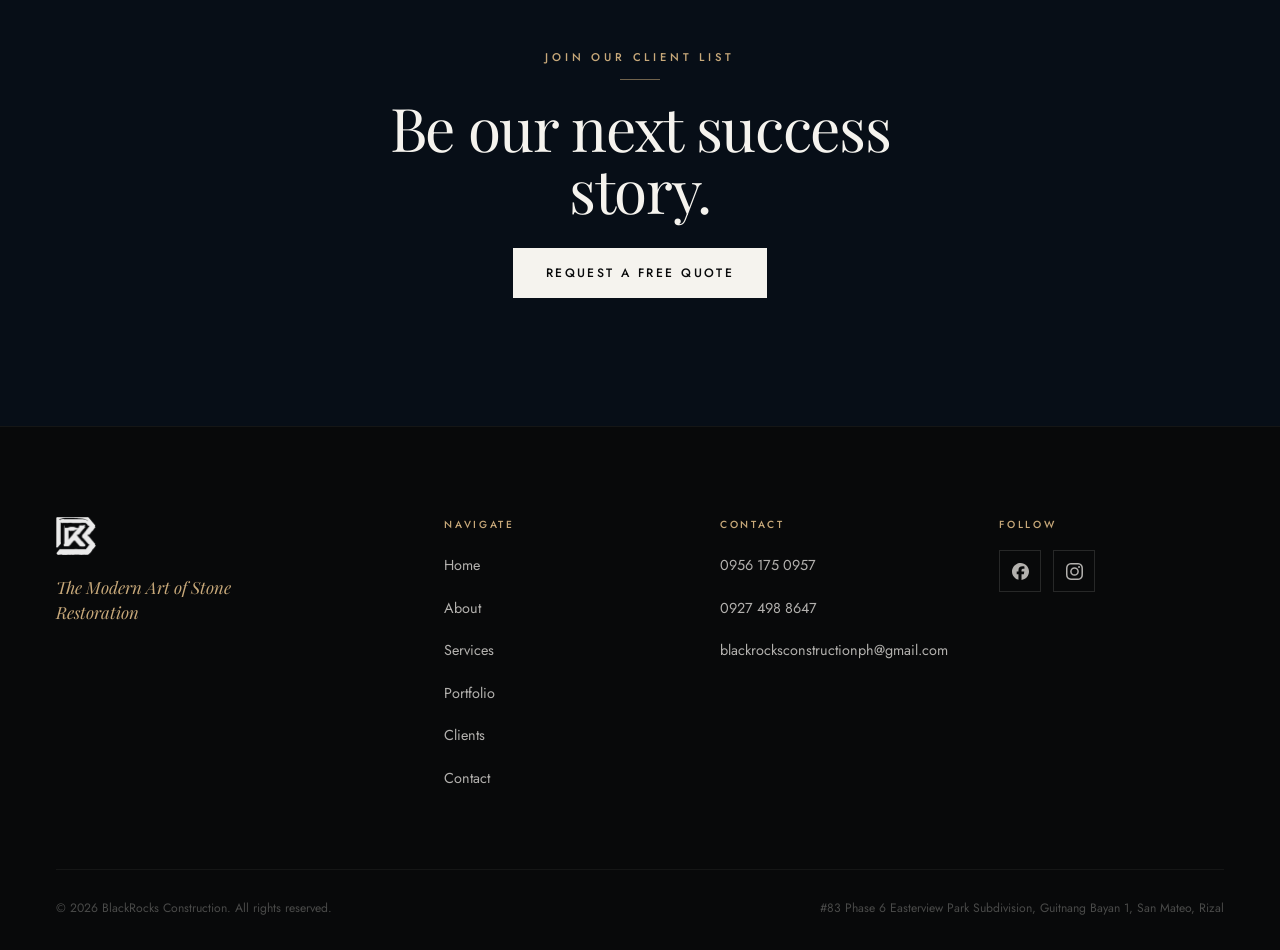
<file: clients.html>
<!doctype html>
<html lang="en">
<head>
<meta charset="UTF-8">
<meta name="viewport" content="width=device-width, initial-scale=1">
<title>Clients | BlackRocks Construction</title>
<meta name="description" content="Trusted by NUSTAR Resort &amp; Casino, Burberry, Bvlgari, Sofitel, Grand Hyatt Manila, Marco Polo Ortigas Manila and respected private clients.">
<meta property="og:title" content="Clients | BlackRocks Construction">
<meta property="og:description" content="Trusted by NUSTAR Resort &amp; Casino, Burberry, Bvlgari, Sofitel, Grand Hyatt Manila, Marco Polo Ortigas Manila and respected private clients.">
<meta property="og:type" content="website">
<meta property="og:image" content="assets/images/raw/com-lobby-chandelier.jpg">
<meta name="theme-color" content="#08090a">
<link rel="icon" type="image/png" sizes="32x32" href="assets/favicon-32.png">
<link rel="icon" type="image/png" sizes="16x16" href="assets/favicon-16.png">
<link rel="apple-touch-icon" href="assets/favicon-180.png">
<link rel="preconnect" href="https://fonts.googleapis.com">
<link rel="preconnect" href="https://fonts.gstatic.com" crossorigin>
<link href="https://fonts.googleapis.com/css2?family=Playfair+Display:ital,wght@0,400;0,500;1,400&family=Jost:wght@300;400;500&display=swap" rel="stylesheet">
<link rel="stylesheet" href="css/style.css">
</head>
<body>

<header class="site-header">
  <div class="container-wide nav-wrap">
    <a href="index.html" class="brand">
      <img src="assets/images/logo-mark-white.png" alt="BlackRocks Construction">
      <span class="brand-text">
        <span class="brand-name">BLACKROCKS</span>
        <span class="brand-sub">CONSTRUCTION</span>
      </span>
    </a>
    <nav class="nav-links">
      <a href="index.html">Home</a>
      <a href="about.html">About</a>
      <a href="services.html">Services</a>
      <a href="portfolio.html">Portfolio</a>
      <a href="clients.html" class="active">Clients</a>
      <a href="contact.html">Contact</a>
      <a href="contact.html" class="btn btn-solid nav-cta">Get a Quote</a>
    </nav>
    <button class="nav-toggle" aria-label="Toggle menu" aria-expanded="false"><span></span></button>
  </div>
</header>

<section class="page-hero grain">
  <div class="page-hero-bg" style="background-image:url('assets/images/raw/consult-lobby-columns.jpg')"></div>
  <div class="container-wide page-hero-inner">
    <span class="eyebrow">Who We Work With</span>
    <h1>Clients</h1>
  </div>
</section>

<section class="section-pad">
  <div class="container">
    <div class="section-head reveal">
      <span class="eyebrow">Corporate &amp; Hospitality</span>
      <h2>Trusted by Manila&#39;s most prestigious brands</h2>
      <p>From luxury retail to five-star hospitality, these are the properties that have trusted us with their natural stone.</p>
    </div>
    <div class="client-wall reveal">
      <div class="client-cell"><img class="logo-nustar" src="assets/images/clients/nustar.png" alt="NUSTAR Resort &amp; Casino"></div>
      <div class="client-cell"><img class="logo-burberry" src="assets/images/clients/burberry.png" alt="Burberry"></div>
      <div class="client-cell"><img class="logo-bvlgari" src="assets/images/clients/bvlgari.png" alt="Bvlgari"></div>
      <div class="client-cell"><img class="logo-sofitel" src="assets/images/clients/sofitel.png" alt="Sofitel Luxury Hotels"></div>
      <div class="client-cell"><img class="logo-grandhyatt" src="assets/images/clients/grandhyatt.png" alt="Grand Hyatt Manila"></div>
      <div class="client-cell"><img class="logo-marcopolo" src="assets/images/clients/marcopolo.png" alt="Marco Polo Ortigas Manila"></div>
    </div>
  </div>
</section>

<section class="section-navy section-pad">
  <div class="container">
    <div class="section-head reveal">
      <span class="eyebrow">Private Clients</span>
      <h2>Selected private commissions</h2>
      <p>We are grateful to have been trusted with the homes and businesses of respected figures across Philippine business and entertainment.</p>
    </div>
    <div class="people-grid reveal">
      <article class="person">
        <figure><img src="assets/images/raw/testimonial-abraham-uy.jpg" alt="The BlackRocks Construction team on site with Mr. Abraham Uy"></figure>
        <h3 class="person-name">Mr. Abraham Uy</h3>
        <p class="person-role">Chairman, Walter Mart</p>
      </article>
      <article class="person">
        <figure><img src="assets/images/raw/testimonial-andi-manzano.jpg" alt="The BlackRocks Construction team with Ms. Andi Manzano-Reyes"></figure>
        <h3 class="person-name">Ms. Andi Manzano-Reyes</h3>
        <p class="person-role">Television host, radio jockey and actress</p>
      </article>
      <article class="person">
        <figure><img src="assets/images/raw/testimonial-dawn-chang.jpg" alt="The BlackRocks Construction team with Ms. Dawn Chang"></figure>
        <h3 class="person-name">Ms. Dawn Chang</h3>
        <p class="person-role">Chief executive, DC Delights &middot; dancer, actress and host</p>
      </article>
    </div>
  </div>
</section>

<section class="band grain">
  <div class="band-bg" style="background-image:url('assets/images/raw/com-gold-floor-sunflowers.jpg')"></div>
  <div class="container-wide">
    <div class="band-inner reveal">
      <p class="band-quote">Trusted where the floor<br>is <em>part of the welcome.</em></p>
      <div class="band-attr">Hospitality &middot; retail &middot; private residences</div>
    </div>
  </div>
</section>

<section class="cta">
  <div class="container">
    <div class="reveal">
      <span class="eyebrow">Join Our Client List</span>
      <h2>Be our next success story.</h2>
      <div class="btn-row">
        <a href="contact.html" class="btn btn-solid">Request a Free Quote</a>
      </div>
    </div>
  </div>
</section>

<footer class="site-footer">
  <div class="container-wide">
    <div class="footer-grid">
      <div class="footer-brand">
        <img src="assets/images/logo-mark-white.png" alt="BlackRocks Construction">
        <p class="footer-tagline">The Modern Art of Stone Restoration</p>
      </div>
      <div class="footer-col">
        <h5>Navigate</h5>
        <ul>
          <li><a href="index.html">Home</a></li>
          <li><a href="about.html">About</a></li>
          <li><a href="services.html">Services</a></li>
          <li><a href="portfolio.html">Portfolio</a></li>
          <li><a href="clients.html">Clients</a></li>
          <li><a href="contact.html">Contact</a></li>
        </ul>
      </div>
      <div class="footer-col">
        <h5>Contact</h5>
        <ul>
          <li><a href="tel:+639561750957">0956 175 0957</a></li>
          <li><a href="tel:+639274988647">0927 498 8647</a></li>
          <li><a href="mailto:blackrocksconstructionph@gmail.com">blackrocksconstructionph@gmail.com</a></li>
        </ul>
      </div>
      <div class="footer-col">
        <h5>Follow</h5>
        <div class="social-row">
          <a href="https://facebook.com/BlackRocksConstruction" target="_blank" rel="noopener" aria-label="Facebook"><svg viewBox="0 0 24 24" fill="currentColor" aria-hidden="true"><path d="M9.101 23.691v-7.98H6.627v-3.667h2.474v-1.58c0-4.085 1.848-5.978 5.858-5.978.401 0 .955.042 1.468.103a8.68 8.68 0 0 1 1.141.195v3.325a8.623 8.623 0 0 0-.653-.036 26.805 26.805 0 0 0-.733-.009c-.707 0-1.259.096-1.675.309a1.686 1.686 0 0 0-.679.622c-.258.42-.374.995-.374 1.752v1.297h3.919l-.386 2.103-.287 1.564h-3.246v8.245C19.396 23.238 24 18.179 24 12.044c0-6.627-5.373-12-12-12s-12 5.373-12 12c0 5.628 3.874 10.35 9.101 11.647Z"/></svg></a>
          <a href="https://instagram.com/blackrocksph" target="_blank" rel="noopener" aria-label="Instagram"><svg viewBox="0 0 24 24" fill="currentColor" aria-hidden="true"><path d="M12 0C8.74 0 8.333.015 7.053.072 5.775.132 4.905.333 4.14.63c-.789.306-1.459.717-2.126 1.384S.935 3.35.63 4.14C.333 4.905.131 5.775.072 7.053.012 8.333 0 8.741 0 12s.015 3.667.072 4.947c.06 1.277.261 2.148.558 2.913a5.885 5.885 0 0 0 1.384 2.126A5.868 5.868 0 0 0 4.14 23.37c.766.296 1.636.499 2.913.558C8.333 23.988 8.741 24 12 24s3.667-.015 4.947-.072c1.277-.06 2.148-.262 2.913-.558a5.898 5.898 0 0 0 2.126-1.384 5.86 5.86 0 0 0 1.384-2.126c.296-.765.499-1.636.558-2.913.06-1.28.072-1.687.072-4.947s-.015-3.667-.072-4.947c-.06-1.277-.262-2.149-.558-2.913a5.89 5.89 0 0 0-1.384-2.126A5.847 5.847 0 0 0 19.86.63c-.765-.297-1.636-.499-2.913-.558C15.667.012 15.259 0 12 0Zm0 2.16c3.203 0 3.585.016 4.85.071 1.17.055 1.805.249 2.227.415.562.217.96.477 1.382.896.419.42.679.819.896 1.381.164.422.36 1.057.413 2.227.057 1.266.07 1.646.07 4.85s-.015 3.585-.074 4.85c-.061 1.17-.256 1.805-.421 2.227a3.81 3.81 0 0 1-.899 1.382 3.744 3.744 0 0 1-1.38.896c-.42.164-1.065.36-2.235.413-1.274.057-1.649.07-4.859.07-3.211 0-3.586-.015-4.859-.074-1.171-.061-1.816-.256-2.236-.421a3.716 3.716 0 0 1-1.379-.899 3.644 3.644 0 0 1-.9-1.38c-.165-.42-.359-1.065-.42-2.235-.045-1.26-.061-1.649-.061-4.844 0-3.196.016-3.586.061-4.861.061-1.17.255-1.814.42-2.234.21-.57.479-.96.9-1.381.419-.419.81-.689 1.379-.898.42-.166 1.051-.361 2.221-.421 1.275-.045 1.65-.06 4.859-.06L12 2.16Zm0 3.678a6.162 6.162 0 1 0 0 12.324 6.162 6.162 0 0 0 0-12.324ZM12 16a4 4 0 1 1 0-8 4 4 0 0 1 0 8Zm7.846-10.405a1.441 1.441 0 0 1-2.88 0 1.44 1.44 0 0 1 2.88 0Z"/></svg></a>
        </div>
      </div>
    </div>
    <div class="footer-bottom">
      <span>&copy; <span id="year"></span> BlackRocks Construction. All rights reserved.</span>
      <span>#83 Phase 6 Easterview Park Subdivision, Guitnang Bayan 1, San Mateo, Rizal</span>
    </div>
  </div>
</footer>

<div class="quick-contact">
  <a href="https://wa.me/639561750957" target="_blank" rel="noopener" aria-label="Message us on WhatsApp" title="WhatsApp"><svg viewBox="0 0 24 24" fill="currentColor" aria-hidden="true"><path d="M17.472 14.382c-.297-.149-1.758-.867-2.03-.967-.273-.099-.471-.148-.67.15-.197.297-.767.966-.94 1.164-.173.199-.347.223-.644.075-.297-.15-1.255-.463-2.39-1.475-.883-.788-1.48-1.761-1.653-2.059-.173-.297-.018-.458.13-.606.134-.133.298-.347.446-.52.149-.174.198-.298.298-.497.099-.198.05-.371-.025-.52-.075-.149-.669-1.612-.916-2.207-.242-.579-.487-.5-.669-.51-.173-.008-.371-.01-.57-.01-.198 0-.52.074-.792.372-.272.297-1.04 1.016-1.04 2.479 0 1.462 1.065 2.875 1.213 3.074.149.198 2.096 3.2 5.077 4.487.709.306 1.262.489 1.694.625.712.227 1.36.195 1.871.118.571-.085 1.758-.719 2.006-1.413.248-.694.248-1.289.173-1.413-.074-.124-.272-.198-.57-.347m-5.421 7.403h-.004a9.87 9.87 0 0 1-5.031-1.378l-.361-.214-3.741.982.998-3.648-.235-.374a9.86 9.86 0 0 1-1.51-5.26c.001-5.45 4.436-9.884 9.888-9.884 2.64 0 5.122 1.03 6.988 2.898a9.825 9.825 0 0 1 2.893 6.994c-.003 5.45-4.437 9.884-9.885 9.884m8.413-18.297A11.815 11.815 0 0 0 12.05 0C5.495 0 .16 5.335.157 11.892c0 2.096.547 4.142 1.588 5.945L.057 24l6.305-1.654a11.882 11.882 0 0 0 5.683 1.448h.005c6.554 0 11.89-5.335 11.893-11.893a11.821 11.821 0 0 0-3.48-8.413Z"/></svg></a>
  <a href="viber://chat?number=%2B639561750957" aria-label="Message us on Viber" title="Viber"><svg viewBox="0 0 24 24" fill="currentColor" aria-hidden="true"><path d="M12 1.2c2.9 0 5.3.5 7 1.6 1.4.9 2.4 2.3 2.9 4.1.4 1.5.5 3.2.3 5.1-.3 3-1.2 5.1-2.7 6.3-1 .8-2.2 1.2-3.5 1.4-.9.1-2 .2-3.3.1l-1.6 1.8c-.5.6-.9 1-1.3 1.2-.3.2-.7.2-1 0-.4-.2-.5-.7-.5-1.2v-2.3C4.3 19.4 2.9 17 2.6 13.5c-.2-1.9-.1-3.6.3-5.1.5-1.8 1.5-3.2 2.9-4.1 1.7-1.1 4.3-1.6 6.2-1.6Zm0 1.7c-2.7 0-4.9.4-6.2 1.3-1 .7-1.8 1.8-2.1 3.2-.3 1.3-.4 2.8-.2 4.5.3 3 1.4 4.9 3.6 5.6.4.1.6.5.6.9v2l1.2-1.4c.2-.2.5-.4.8-.3 1.3.1 2.4.1 3.2 0 1.1-.1 2-.4 2.7-1 1.1-.9 1.8-2.6 2.1-5.2.2-1.7.1-3.2-.2-4.5-.3-1.4-1.1-2.5-2.1-3.2-1.3-.9-3.4-1.3-5.4-1.3Z"/><path d="M9.3 6.6c.4-.2.8 0 1 .3l1.1 1.9c.2.4.1.8-.2 1l-.6.5c-.1.1-.2.3-.1.5.3.7 1.1 1.5 1.8 1.8.2.1.4 0 .5-.1l.5-.6c.3-.3.7-.4 1-.2l1.9 1.1c.3.2.5.6.3 1-.3.8-1 1.4-1.9 1.5-.3 0-.6 0-.9-.1-3-.9-5.2-3.1-6.1-6.1-.1-.3-.1-.6-.1-.9.1-.9.7-1.6 1.5-1.9Z"/><path d="M12.4 5.1c2.3.2 4 1.9 4.2 4.2 0 .3.3.5.6.5s.5-.3.5-.6c-.3-2.8-2.4-4.9-5.2-5.2-.3 0-.6.2-.6.5s.2.6.5.6Zm.1 1.9c1.3.2 2.2 1.1 2.4 2.4 0 .3.3.5.6.5s.5-.3.5-.6c-.3-1.8-1.6-3.1-3.4-3.4-.3 0-.6.2-.6.5s.2.6.5.6Z"/></svg></a>
</div>

<script src="js/main.js"></script>
</body>
</html>
</file>
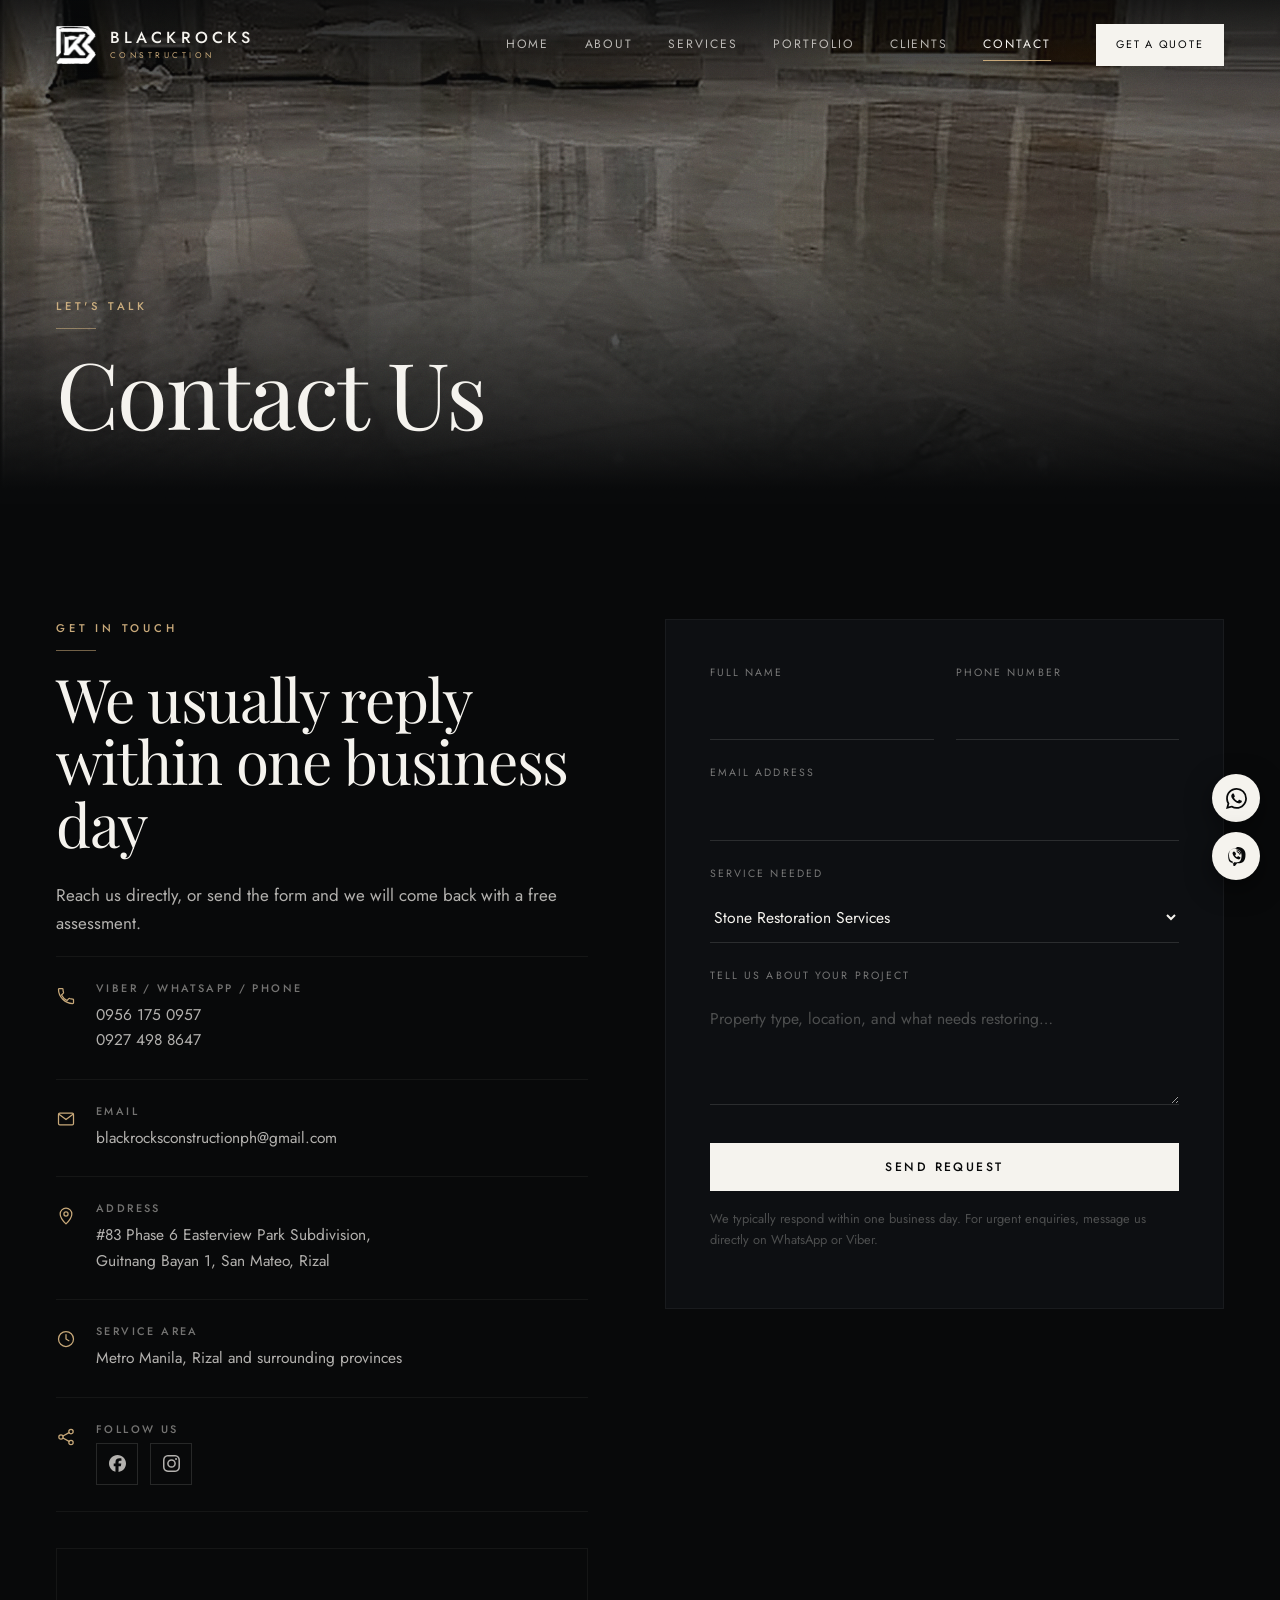
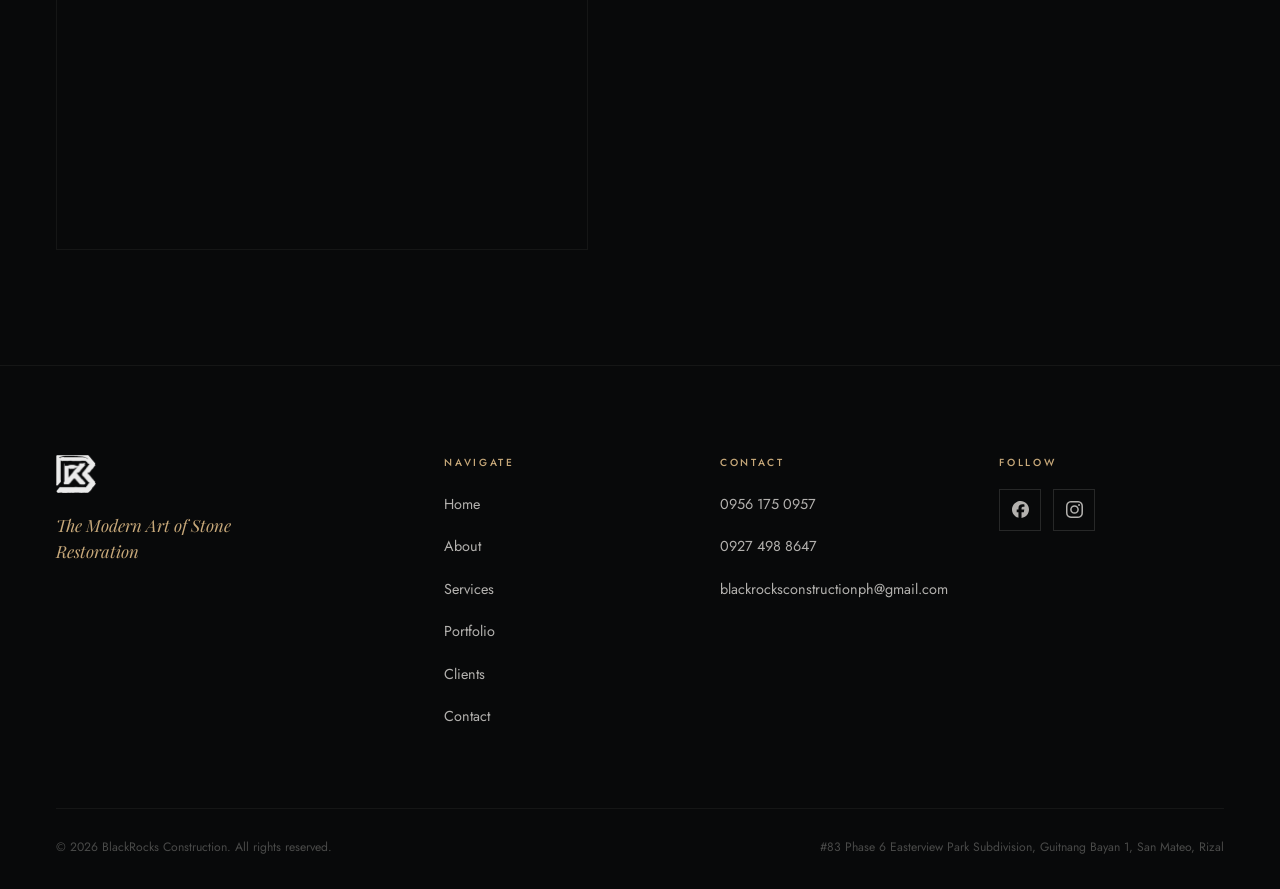
<file: contact.html>
<!doctype html>
<html lang="en">
<head>
<meta charset="UTF-8">
<meta name="viewport" content="width=device-width, initial-scale=1">
<title>Contact | BlackRocks Construction</title>
<meta name="description" content="Request a free quote for natural stone restoration or concrete polishing. Call, WhatsApp, Viber or email BlackRocks Construction — San Mateo, Rizal.">
<meta property="og:title" content="Contact | BlackRocks Construction">
<meta property="og:description" content="Request a free quote for natural stone restoration or concrete polishing. Call, WhatsApp, Viber or email BlackRocks Construction — San Mateo, Rizal.">
<meta property="og:type" content="website">
<meta property="og:image" content="assets/images/raw/com-lobby-chandelier.jpg">
<meta name="theme-color" content="#08090a">
<link rel="icon" type="image/png" sizes="32x32" href="assets/favicon-32.png">
<link rel="icon" type="image/png" sizes="16x16" href="assets/favicon-16.png">
<link rel="apple-touch-icon" href="assets/favicon-180.png">
<link rel="preconnect" href="https://fonts.googleapis.com">
<link rel="preconnect" href="https://fonts.gstatic.com" crossorigin>
<link href="https://fonts.googleapis.com/css2?family=Playfair+Display:ital,wght@0,400;0,500;1,400&family=Jost:wght@300;400;500&display=swap" rel="stylesheet">
<link rel="stylesheet" href="css/style.css">
</head>
<body>

<header class="site-header">
  <div class="container-wide nav-wrap">
    <a href="index.html" class="brand">
      <img src="assets/images/logo-mark-white.png" alt="BlackRocks Construction">
      <span class="brand-text">
        <span class="brand-name">BLACKROCKS</span>
        <span class="brand-sub">CONSTRUCTION</span>
      </span>
    </a>
    <nav class="nav-links">
      <a href="index.html">Home</a>
      <a href="about.html">About</a>
      <a href="services.html">Services</a>
      <a href="portfolio.html">Portfolio</a>
      <a href="clients.html">Clients</a>
      <a href="contact.html" class="active">Contact</a>
      <a href="contact.html" class="btn btn-solid nav-cta">Get a Quote</a>
    </nav>
    <button class="nav-toggle" aria-label="Toggle menu" aria-expanded="false"><span></span></button>
  </div>
</header>

<section class="page-hero grain">
  <div class="page-hero-bg" style="background-image:url('assets/images/raw/post-marble-room.jpg')"></div>
  <div class="container-wide page-hero-inner">
    <span class="eyebrow">Let's Talk</span>
    <h1>Contact Us</h1>
  </div>
</section>

<section class="section-pad">
  <div class="container">
    <div class="contact-grid">

      <div class="reveal">
        <span class="eyebrow">Get In Touch</span>
        <h2>We usually reply within one business day</h2>
        <p>Reach us directly, or send the form and we will come back with a free assessment.</p>

        <div class="info-list">
          <div class="info-item">
            <span class="ic"><svg viewBox="0 0 24 24" fill="none" stroke="currentColor" stroke-width="1.5" stroke-linecap="round" stroke-linejoin="round"><path d="M6.6 10.8c1.4 2.8 3.8 5.1 6.6 6.6l2.2-2.2c.3-.3.7-.4 1-.2 1.1.4 2.3.6 3.6.6.6 0 1 .4 1 1V20c0 .6-.4 1-1 1C10.9 21 3 13.1 3 3.9 3 3.4 3.4 3 4 3h3.4c.6 0 1 .4 1 1 0 1.3.2 2.5.6 3.6.1.3 0 .7-.2 1L6.6 10.8Z"/></svg></span>
            <div>
              <h4>Viber / WhatsApp / Phone</h4>
              <a href="tel:+639561750957">0956 175 0957</a>
              <a href="tel:+639274988647">0927 498 8647</a>
            </div>
          </div>
          <div class="info-item">
            <span class="ic"><svg viewBox="0 0 24 24" fill="none" stroke="currentColor" stroke-width="1.5" stroke-linecap="round" stroke-linejoin="round"><rect x="3" y="5" width="18" height="14" rx="1.5"/><path d="M3.6 6.2 12 12.6l8.4-6.4"/></svg></span>
            <div>
              <h4>Email</h4>
              <a href="mailto:blackrocksconstructionph@gmail.com">blackrocksconstructionph@gmail.com</a>
            </div>
          </div>
          <div class="info-item">
            <span class="ic"><svg viewBox="0 0 24 24" fill="none" stroke="currentColor" stroke-width="1.5" stroke-linecap="round" stroke-linejoin="round"><path d="M12 21.5s7-6.7 7-11.9A7 7 0 0 0 5 9.6c0 5.2 7 11.9 7 11.9Z"/><circle cx="12" cy="9.5" r="2.5"/></svg></span>
            <div>
              <h4>Address</h4>
              <span>#83 Phase 6 Easterview Park Subdivision,<br>Guitnang Bayan 1, San Mateo, Rizal</span>
            </div>
          </div>
          <div class="info-item">
            <span class="ic"><svg viewBox="0 0 24 24" fill="none" stroke="currentColor" stroke-width="1.5" stroke-linecap="round" stroke-linejoin="round"><circle cx="12" cy="12" r="9"/><path d="M12 6.8V12l3.4 2"/></svg></span>
            <div>
              <h4>Service Area</h4>
              <span>Metro Manila, Rizal and surrounding provinces</span>
            </div>
          </div>
          <div class="info-item">
            <span class="ic"><svg viewBox="0 0 24 24" fill="none" stroke="currentColor" stroke-width="1.5" stroke-linecap="round" stroke-linejoin="round"><circle cx="18" cy="5.5" r="2.6"/><circle cx="6" cy="12" r="2.6"/><circle cx="18" cy="18.5" r="2.6"/><path d="m8.3 10.8 7.4-4M8.3 13.2l7.4 4"/></svg></span>
            <div>
              <h4>Follow Us</h4>
              <div class="social-row">
                <a href="https://facebook.com/BlackRocksConstruction" target="_blank" rel="noopener" aria-label="Facebook"><svg viewBox="0 0 24 24" fill="currentColor" aria-hidden="true"><path d="M9.101 23.691v-7.98H6.627v-3.667h2.474v-1.58c0-4.085 1.848-5.978 5.858-5.978.401 0 .955.042 1.468.103a8.68 8.68 0 0 1 1.141.195v3.325a8.623 8.623 0 0 0-.653-.036 26.805 26.805 0 0 0-.733-.009c-.707 0-1.259.096-1.675.309a1.686 1.686 0 0 0-.679.622c-.258.42-.374.995-.374 1.752v1.297h3.919l-.386 2.103-.287 1.564h-3.246v8.245C19.396 23.238 24 18.179 24 12.044c0-6.627-5.373-12-12-12s-12 5.373-12 12c0 5.628 3.874 10.35 9.101 11.647Z"/></svg></a>
                <a href="https://instagram.com/blackrocksph" target="_blank" rel="noopener" aria-label="Instagram"><svg viewBox="0 0 24 24" fill="currentColor" aria-hidden="true"><path d="M12 0C8.74 0 8.333.015 7.053.072 5.775.132 4.905.333 4.14.63c-.789.306-1.459.717-2.126 1.384S.935 3.35.63 4.14C.333 4.905.131 5.775.072 7.053.012 8.333 0 8.741 0 12s.015 3.667.072 4.947c.06 1.277.261 2.148.558 2.913a5.885 5.885 0 0 0 1.384 2.126A5.868 5.868 0 0 0 4.14 23.37c.766.296 1.636.499 2.913.558C8.333 23.988 8.741 24 12 24s3.667-.015 4.947-.072c1.277-.06 2.148-.262 2.913-.558a5.898 5.898 0 0 0 2.126-1.384 5.86 5.86 0 0 0 1.384-2.126c.296-.765.499-1.636.558-2.913.06-1.28.072-1.687.072-4.947s-.015-3.667-.072-4.947c-.06-1.277-.262-2.149-.558-2.913a5.89 5.89 0 0 0-1.384-2.126A5.847 5.847 0 0 0 19.86.63c-.765-.297-1.636-.499-2.913-.558C15.667.012 15.259 0 12 0Zm0 2.16c3.203 0 3.585.016 4.85.071 1.17.055 1.805.249 2.227.415.562.217.96.477 1.382.896.419.42.679.819.896 1.381.164.422.36 1.057.413 2.227.057 1.266.07 1.646.07 4.85s-.015 3.585-.074 4.85c-.061 1.17-.256 1.805-.421 2.227a3.81 3.81 0 0 1-.899 1.382 3.744 3.744 0 0 1-1.38.896c-.42.164-1.065.36-2.235.413-1.274.057-1.649.07-4.859.07-3.211 0-3.586-.015-4.859-.074-1.171-.061-1.816-.256-2.236-.421a3.716 3.716 0 0 1-1.379-.899 3.644 3.644 0 0 1-.9-1.38c-.165-.42-.359-1.065-.42-2.235-.045-1.26-.061-1.649-.061-4.844 0-3.196.016-3.586.061-4.861.061-1.17.255-1.814.42-2.234.21-.57.479-.96.9-1.381.419-.419.81-.689 1.379-.898.42-.166 1.051-.361 2.221-.421 1.275-.045 1.65-.06 4.859-.06L12 2.16Zm0 3.678a6.162 6.162 0 1 0 0 12.324 6.162 6.162 0 0 0 0-12.324ZM12 16a4 4 0 1 1 0-8 4 4 0 0 1 0 8Zm7.846-10.405a1.441 1.441 0 0 1-2.88 0 1.44 1.44 0 0 1 2.88 0Z"/></svg></a>
              </div>
            </div>
          </div>
        </div>

        <div class="map-frame">
          <iframe src="https://www.google.com/maps?q=Easterview+Park+Subdivision+Guitnang+Bayan+1+San+Mateo+Rizal&amp;output=embed" loading="lazy" referrerpolicy="no-referrer-when-downgrade" title="BlackRocks Construction location"></iframe>
        </div>
      </div>

      <div class="reveal">
        <form class="quote-form" action="https://formsubmit.co/blackrocksconstructionph@gmail.com" method="POST">
          <input type="hidden" name="_subject" value="New quote request — BlackRocks Construction website">
          <input type="hidden" name="_template" value="table">
          <input type="hidden" name="_captcha" value="false">
          <input type="text" name="_honey" class="hp-field" tabindex="-1" autocomplete="off" aria-hidden="true">

          <div class="form-row">
            <div class="form-field">
              <label for="name">Full Name</label>
              <input type="text" id="name" name="Name" required>
            </div>
            <div class="form-field">
              <label for="phone">Phone Number</label>
              <input type="tel" id="phone" name="Phone" required>
            </div>
          </div>

          <div class="form-field">
            <label for="email">Email Address</label>
            <input type="email" id="email" name="Email" required>
          </div>

          <div class="form-field">
            <label for="service">Service Needed</label>
            <select id="service" name="Service">
              <option value="Stone Restoration Services">Stone Restoration Services</option>
              <option value="Post Construction Enhancement">Post Construction Enhancement</option>
              <option value="Stone Consultation">Stone Consultation</option>
              <option value="Retained Consultation Program">Retained Consultation Program</option>
              <option value="Concrete Polishing">Concrete Polishing</option>
              <option value="Not sure yet">Not sure yet</option>
            </select>
          </div>

          <div class="form-field">
            <label for="message">Tell Us About Your Project</label>
            <textarea id="message" name="Message" placeholder="Property type, location, and what needs restoring…" required></textarea>
          </div>

          <button type="submit" class="btn btn-solid">Send Request</button>
          <p class="form-note">We typically respond within one business day. For urgent enquiries, message us directly on WhatsApp or Viber.</p>
          <div class="form-status" role="status" aria-live="polite"></div>
        </form>
      </div>

    </div>
  </div>
</section>

<footer class="site-footer">
  <div class="container-wide">
    <div class="footer-grid">
      <div class="footer-brand">
        <img src="assets/images/logo-mark-white.png" alt="BlackRocks Construction">
        <p class="footer-tagline">The Modern Art of Stone Restoration</p>
      </div>
      <div class="footer-col">
        <h5>Navigate</h5>
        <ul>
          <li><a href="index.html">Home</a></li>
          <li><a href="about.html">About</a></li>
          <li><a href="services.html">Services</a></li>
          <li><a href="portfolio.html">Portfolio</a></li>
          <li><a href="clients.html">Clients</a></li>
          <li><a href="contact.html">Contact</a></li>
        </ul>
      </div>
      <div class="footer-col">
        <h5>Contact</h5>
        <ul>
          <li><a href="tel:+639561750957">0956 175 0957</a></li>
          <li><a href="tel:+639274988647">0927 498 8647</a></li>
          <li><a href="mailto:blackrocksconstructionph@gmail.com">blackrocksconstructionph@gmail.com</a></li>
        </ul>
      </div>
      <div class="footer-col">
        <h5>Follow</h5>
        <div class="social-row">
          <a href="https://facebook.com/BlackRocksConstruction" target="_blank" rel="noopener" aria-label="Facebook"><svg viewBox="0 0 24 24" fill="currentColor" aria-hidden="true"><path d="M9.101 23.691v-7.98H6.627v-3.667h2.474v-1.58c0-4.085 1.848-5.978 5.858-5.978.401 0 .955.042 1.468.103a8.68 8.68 0 0 1 1.141.195v3.325a8.623 8.623 0 0 0-.653-.036 26.805 26.805 0 0 0-.733-.009c-.707 0-1.259.096-1.675.309a1.686 1.686 0 0 0-.679.622c-.258.42-.374.995-.374 1.752v1.297h3.919l-.386 2.103-.287 1.564h-3.246v8.245C19.396 23.238 24 18.179 24 12.044c0-6.627-5.373-12-12-12s-12 5.373-12 12c0 5.628 3.874 10.35 9.101 11.647Z"/></svg></a>
          <a href="https://instagram.com/blackrocksph" target="_blank" rel="noopener" aria-label="Instagram"><svg viewBox="0 0 24 24" fill="currentColor" aria-hidden="true"><path d="M12 0C8.74 0 8.333.015 7.053.072 5.775.132 4.905.333 4.14.63c-.789.306-1.459.717-2.126 1.384S.935 3.35.63 4.14C.333 4.905.131 5.775.072 7.053.012 8.333 0 8.741 0 12s.015 3.667.072 4.947c.06 1.277.261 2.148.558 2.913a5.885 5.885 0 0 0 1.384 2.126A5.868 5.868 0 0 0 4.14 23.37c.766.296 1.636.499 2.913.558C8.333 23.988 8.741 24 12 24s3.667-.015 4.947-.072c1.277-.06 2.148-.262 2.913-.558a5.898 5.898 0 0 0 2.126-1.384 5.86 5.86 0 0 0 1.384-2.126c.296-.765.499-1.636.558-2.913.06-1.28.072-1.687.072-4.947s-.015-3.667-.072-4.947c-.06-1.277-.262-2.149-.558-2.913a5.89 5.89 0 0 0-1.384-2.126A5.847 5.847 0 0 0 19.86.63c-.765-.297-1.636-.499-2.913-.558C15.667.012 15.259 0 12 0Zm0 2.16c3.203 0 3.585.016 4.85.071 1.17.055 1.805.249 2.227.415.562.217.96.477 1.382.896.419.42.679.819.896 1.381.164.422.36 1.057.413 2.227.057 1.266.07 1.646.07 4.85s-.015 3.585-.074 4.85c-.061 1.17-.256 1.805-.421 2.227a3.81 3.81 0 0 1-.899 1.382 3.744 3.744 0 0 1-1.38.896c-.42.164-1.065.36-2.235.413-1.274.057-1.649.07-4.859.07-3.211 0-3.586-.015-4.859-.074-1.171-.061-1.816-.256-2.236-.421a3.716 3.716 0 0 1-1.379-.899 3.644 3.644 0 0 1-.9-1.38c-.165-.42-.359-1.065-.42-2.235-.045-1.26-.061-1.649-.061-4.844 0-3.196.016-3.586.061-4.861.061-1.17.255-1.814.42-2.234.21-.57.479-.96.9-1.381.419-.419.81-.689 1.379-.898.42-.166 1.051-.361 2.221-.421 1.275-.045 1.65-.06 4.859-.06L12 2.16Zm0 3.678a6.162 6.162 0 1 0 0 12.324 6.162 6.162 0 0 0 0-12.324ZM12 16a4 4 0 1 1 0-8 4 4 0 0 1 0 8Zm7.846-10.405a1.441 1.441 0 0 1-2.88 0 1.44 1.44 0 0 1 2.88 0Z"/></svg></a>
        </div>
      </div>
    </div>
    <div class="footer-bottom">
      <span>&copy; <span id="year"></span> BlackRocks Construction. All rights reserved.</span>
      <span>#83 Phase 6 Easterview Park Subdivision, Guitnang Bayan 1, San Mateo, Rizal</span>
    </div>
  </div>
</footer>

<div class="quick-contact">
  <a href="https://wa.me/639561750957" target="_blank" rel="noopener" aria-label="Message us on WhatsApp" title="WhatsApp"><svg viewBox="0 0 24 24" fill="currentColor" aria-hidden="true"><path d="M17.472 14.382c-.297-.149-1.758-.867-2.03-.967-.273-.099-.471-.148-.67.15-.197.297-.767.966-.94 1.164-.173.199-.347.223-.644.075-.297-.15-1.255-.463-2.39-1.475-.883-.788-1.48-1.761-1.653-2.059-.173-.297-.018-.458.13-.606.134-.133.298-.347.446-.52.149-.174.198-.298.298-.497.099-.198.05-.371-.025-.52-.075-.149-.669-1.612-.916-2.207-.242-.579-.487-.5-.669-.51-.173-.008-.371-.01-.57-.01-.198 0-.52.074-.792.372-.272.297-1.04 1.016-1.04 2.479 0 1.462 1.065 2.875 1.213 3.074.149.198 2.096 3.2 5.077 4.487.709.306 1.262.489 1.694.625.712.227 1.36.195 1.871.118.571-.085 1.758-.719 2.006-1.413.248-.694.248-1.289.173-1.413-.074-.124-.272-.198-.57-.347m-5.421 7.403h-.004a9.87 9.87 0 0 1-5.031-1.378l-.361-.214-3.741.982.998-3.648-.235-.374a9.86 9.86 0 0 1-1.51-5.26c.001-5.45 4.436-9.884 9.888-9.884 2.64 0 5.122 1.03 6.988 2.898a9.825 9.825 0 0 1 2.893 6.994c-.003 5.45-4.437 9.884-9.885 9.884m8.413-18.297A11.815 11.815 0 0 0 12.05 0C5.495 0 .16 5.335.157 11.892c0 2.096.547 4.142 1.588 5.945L.057 24l6.305-1.654a11.882 11.882 0 0 0 5.683 1.448h.005c6.554 0 11.89-5.335 11.893-11.893a11.821 11.821 0 0 0-3.48-8.413Z"/></svg></a>
  <a href="viber://chat?number=%2B639561750957" aria-label="Message us on Viber" title="Viber"><svg viewBox="0 0 24 24" fill="currentColor" aria-hidden="true"><path d="M12 1.2c2.9 0 5.3.5 7 1.6 1.4.9 2.4 2.3 2.9 4.1.4 1.5.5 3.2.3 5.1-.3 3-1.2 5.1-2.7 6.3-1 .8-2.2 1.2-3.5 1.4-.9.1-2 .2-3.3.1l-1.6 1.8c-.5.6-.9 1-1.3 1.2-.3.2-.7.2-1 0-.4-.2-.5-.7-.5-1.2v-2.3C4.3 19.4 2.9 17 2.6 13.5c-.2-1.9-.1-3.6.3-5.1.5-1.8 1.5-3.2 2.9-4.1 1.7-1.1 4.3-1.6 6.2-1.6Zm0 1.7c-2.7 0-4.9.4-6.2 1.3-1 .7-1.8 1.8-2.1 3.2-.3 1.3-.4 2.8-.2 4.5.3 3 1.4 4.9 3.6 5.6.4.1.6.5.6.9v2l1.2-1.4c.2-.2.5-.4.8-.3 1.3.1 2.4.1 3.2 0 1.1-.1 2-.4 2.7-1 1.1-.9 1.8-2.6 2.1-5.2.2-1.7.1-3.2-.2-4.5-.3-1.4-1.1-2.5-2.1-3.2-1.3-.9-3.4-1.3-5.4-1.3Z"/><path d="M9.3 6.6c.4-.2.8 0 1 .3l1.1 1.9c.2.4.1.8-.2 1l-.6.5c-.1.1-.2.3-.1.5.3.7 1.1 1.5 1.8 1.8.2.1.4 0 .5-.1l.5-.6c.3-.3.7-.4 1-.2l1.9 1.1c.3.2.5.6.3 1-.3.8-1 1.4-1.9 1.5-.3 0-.6 0-.9-.1-3-.9-5.2-3.1-6.1-6.1-.1-.3-.1-.6-.1-.9.1-.9.7-1.6 1.5-1.9Z"/><path d="M12.4 5.1c2.3.2 4 1.9 4.2 4.2 0 .3.3.5.6.5s.5-.3.5-.6c-.3-2.8-2.4-4.9-5.2-5.2-.3 0-.6.2-.6.5s.2.6.5.6Zm.1 1.9c1.3.2 2.2 1.1 2.4 2.4 0 .3.3.5.6.5s.5-.3.5-.6c-.3-1.8-1.6-3.1-3.4-3.4-.3 0-.6.2-.6.5s.2.6.5.6Z"/></svg></a>
</div>

<script src="js/main.js"></script>
</body>
</html>
</file>
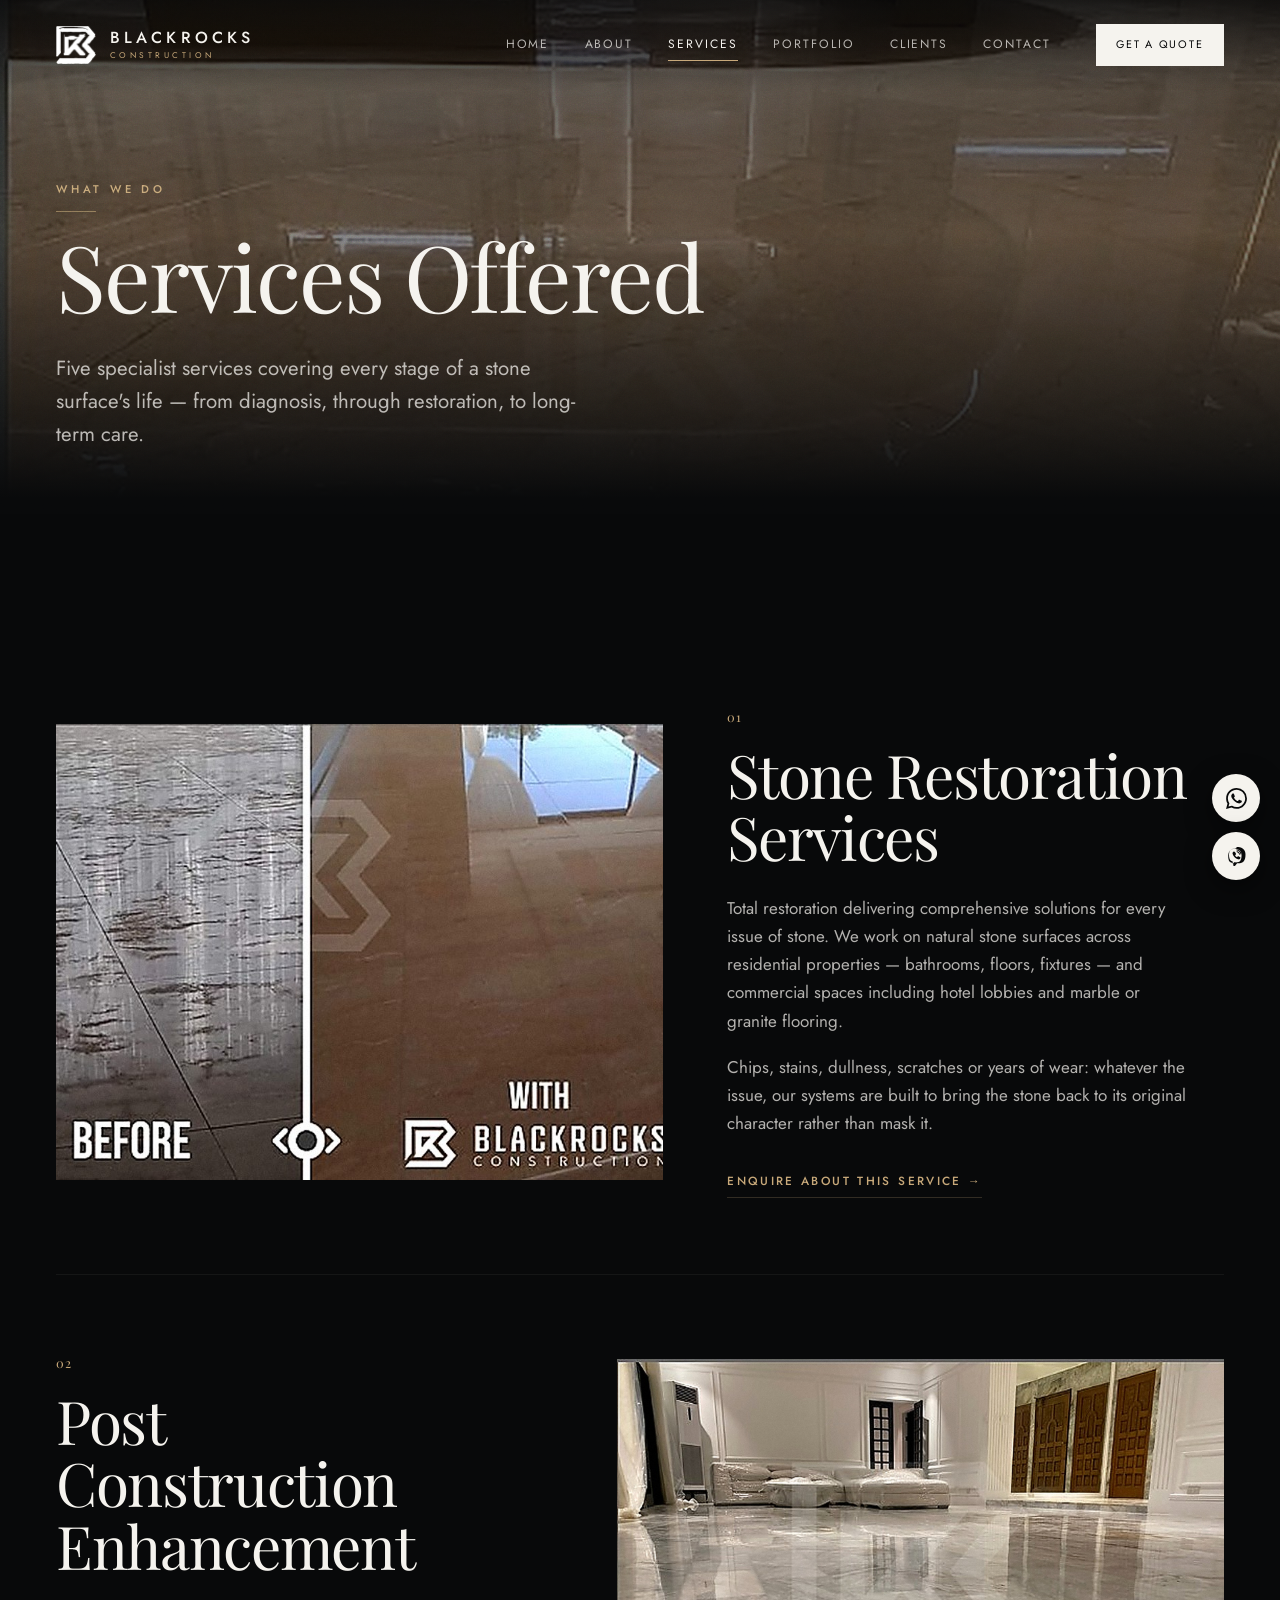
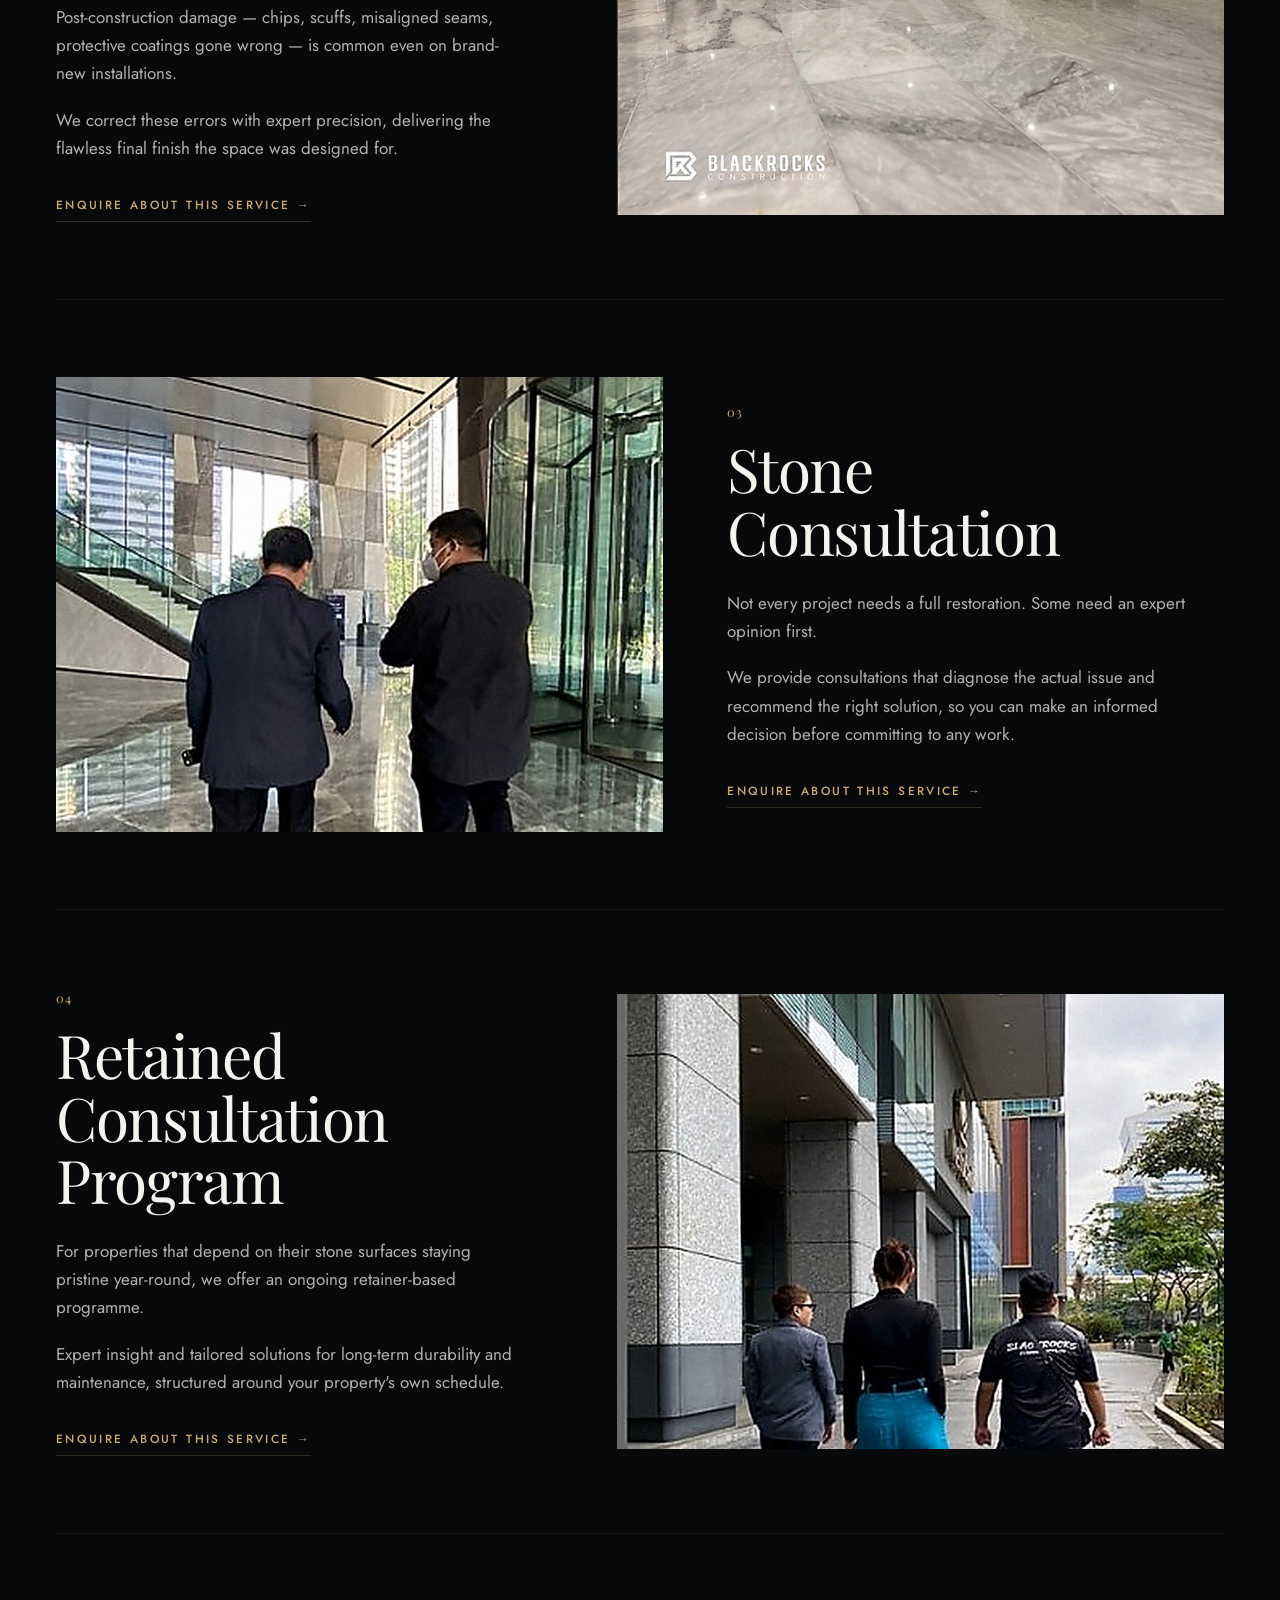
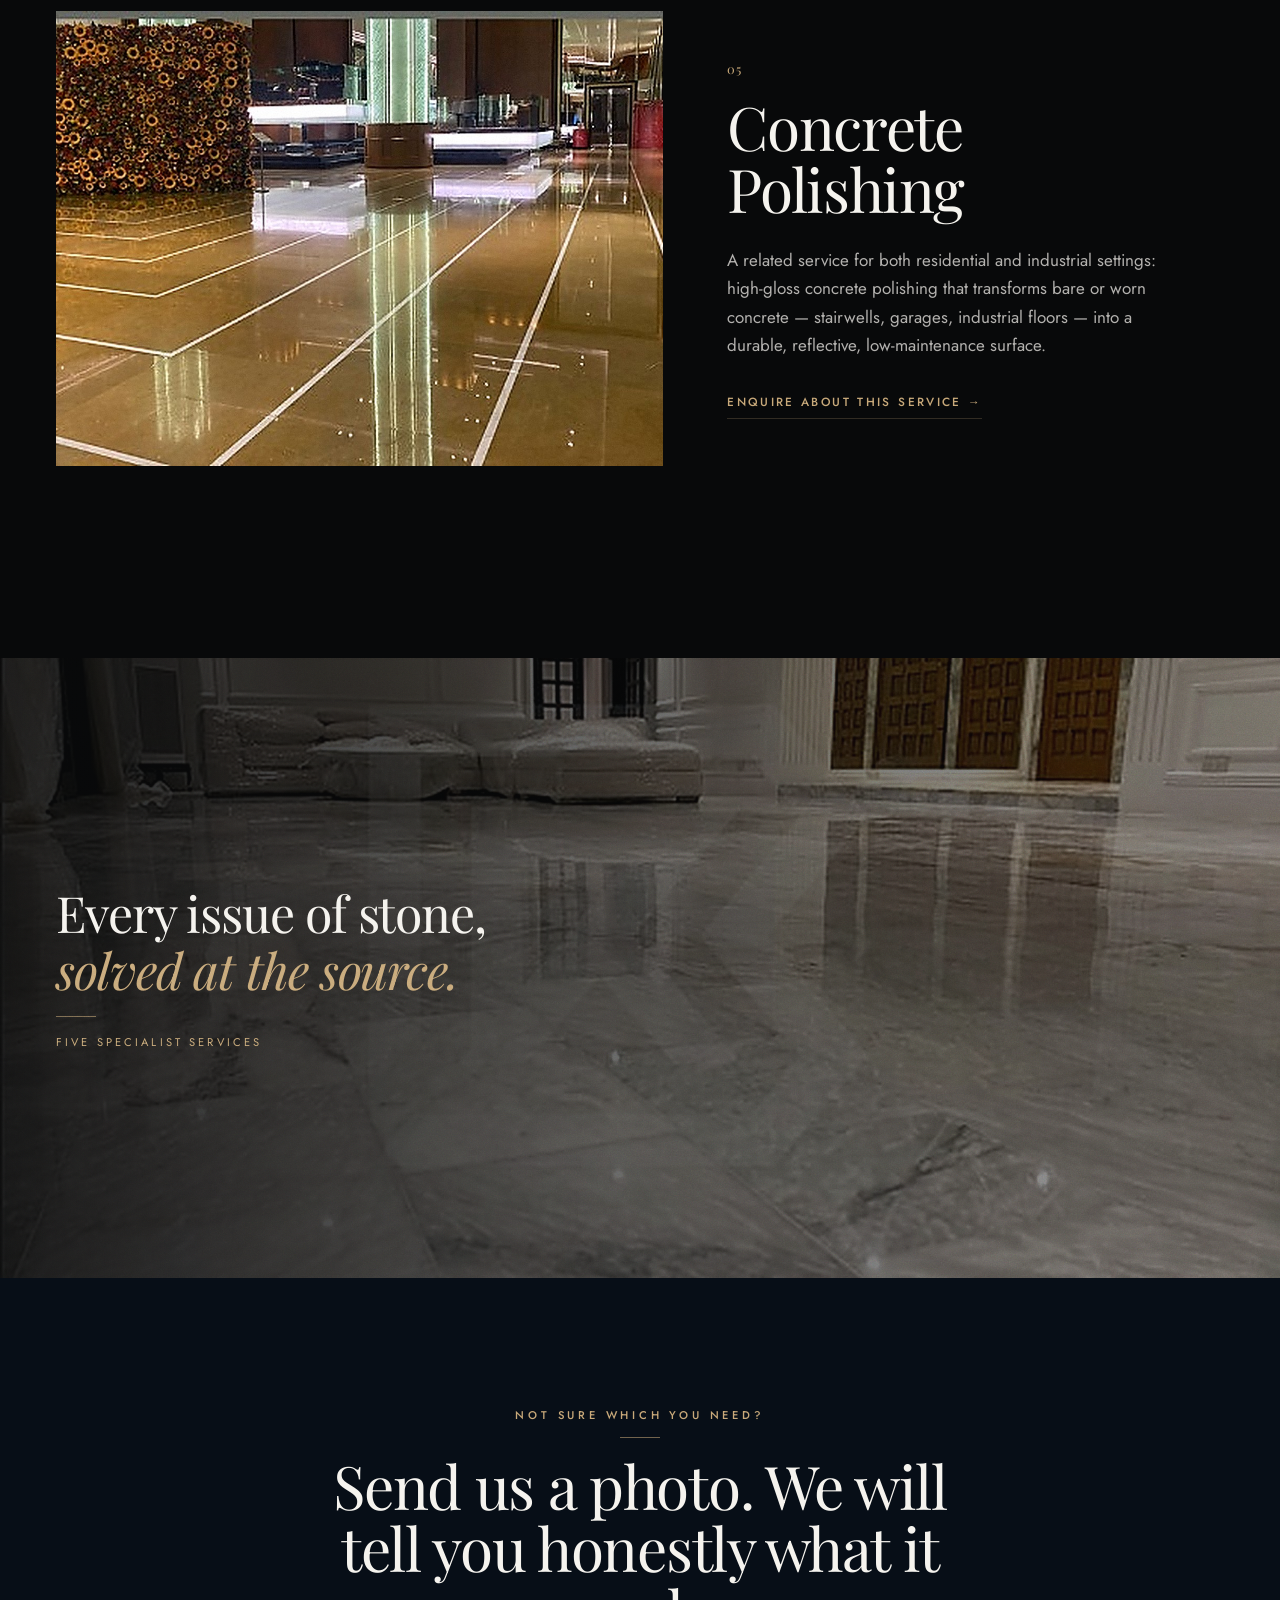
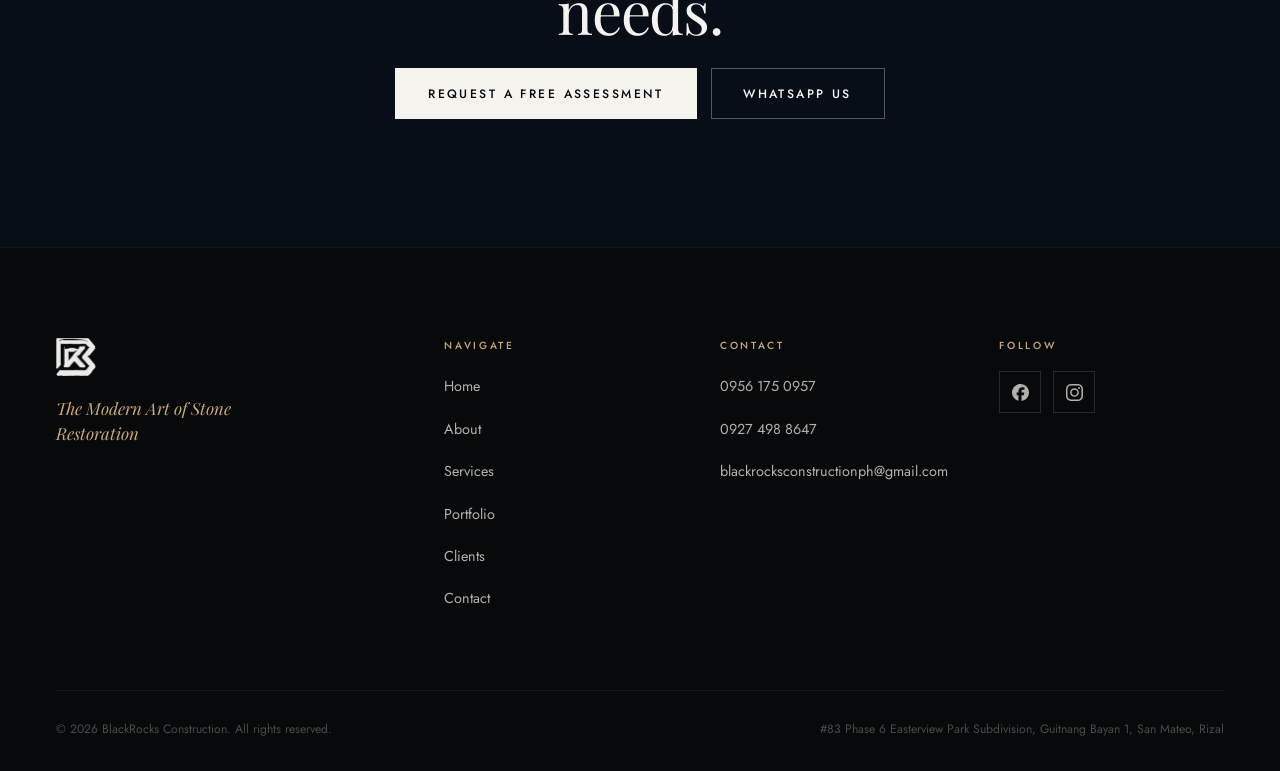
<file: services.html>
<!doctype html>
<html lang="en">
<head>
<meta charset="UTF-8">
<meta name="viewport" content="width=device-width, initial-scale=1">
<title>Services | BlackRocks Construction</title>
<meta name="description" content="Stone Restoration, Post Construction Enhancement, Stone Consultation, Retained Consultation Program and Concrete Polishing — residential and commercial.">
<meta property="og:title" content="Services | BlackRocks Construction">
<meta property="og:description" content="Stone Restoration, Post Construction Enhancement, Stone Consultation, Retained Consultation Program and Concrete Polishing — residential and commercial.">
<meta property="og:type" content="website">
<meta property="og:image" content="assets/images/raw/com-lobby-chandelier.jpg">
<meta name="theme-color" content="#08090a">
<link rel="icon" type="image/png" sizes="32x32" href="assets/favicon-32.png">
<link rel="icon" type="image/png" sizes="16x16" href="assets/favicon-16.png">
<link rel="apple-touch-icon" href="assets/favicon-180.png">
<link rel="preconnect" href="https://fonts.googleapis.com">
<link rel="preconnect" href="https://fonts.gstatic.com" crossorigin>
<link href="https://fonts.googleapis.com/css2?family=Playfair+Display:ital,wght@0,400;0,500;1,400&family=Jost:wght@300;400;500&display=swap" rel="stylesheet">
<link rel="stylesheet" href="css/style.css">
</head>
<body>

<header class="site-header">
  <div class="container-wide nav-wrap">
    <a href="index.html" class="brand">
      <img src="assets/images/logo-mark-white.png" alt="BlackRocks Construction">
      <span class="brand-text">
        <span class="brand-name">BLACKROCKS</span>
        <span class="brand-sub">CONSTRUCTION</span>
      </span>
    </a>
    <nav class="nav-links">
      <a href="index.html">Home</a>
      <a href="about.html">About</a>
      <a href="services.html" class="active">Services</a>
      <a href="portfolio.html">Portfolio</a>
      <a href="clients.html">Clients</a>
      <a href="contact.html">Contact</a>
      <a href="contact.html" class="btn btn-solid nav-cta">Get a Quote</a>
    </nav>
    <button class="nav-toggle" aria-label="Toggle menu" aria-expanded="false"><span></span></button>
  </div>
</header>

<section class="page-hero grain">
  <div class="page-hero-bg" style="background-image:url('assets/images/raw/com-mall-floor.jpg')"></div>
  <div class="container-wide page-hero-inner">
    <span class="eyebrow">What We Do</span>
    <h1>Services Offered</h1>
    <p class="lead" style="max-width:46ch;margin-top:1.4em">Five specialist services covering every stage of a stone surface&#39;s life — from diagnosis, through restoration, to long-term care.</p>
  </div>
</section>

<section class="section-pad">
  <div class="container">

    <div class="svc-detail reveal" id="restoration">
      <div class="svc-detail-media"><img src="assets/images/raw/ba-floor-luster.jpg" alt="Stone restoration, before and after floor luster"></div>
      <div class="svc-detail-body">
        <div class="svc-num">01</div>
        <h2>Stone Restoration Services</h2>
        <p>Total restoration delivering comprehensive solutions for every issue of stone. We work on natural stone surfaces across residential properties — bathrooms, floors, fixtures — and commercial spaces including hotel lobbies and marble or granite flooring.</p>
        <p>Chips, stains, dullness, scratches or years of wear: whatever the issue, our systems are built to bring the stone back to its original character rather than mask it.</p>
        <p style="margin-top:1.6em"><a href="contact.html?service=Stone%20Restoration%20Services" class="link-arrow">Enquire About This Service &rarr;</a></p>
      </div>
    </div>

    <div class="svc-detail reveal" id="enhancement">
      <div class="svc-detail-media"><img src="assets/images/raw/post-marble-room.jpg" alt="Post construction enhancement, finished marble flooring"></div>
      <div class="svc-detail-body">
        <div class="svc-num">02</div>
        <h2>Post Construction Enhancement</h2>
        <p>Post-construction damage — chips, scuffs, misaligned seams, protective coatings gone wrong — is common even on brand-new installations.</p>
        <p>We correct these errors with expert precision, delivering the flawless final finish the space was designed for.</p>
        <p style="margin-top:1.6em"><a href="contact.html?service=Post%20Construction%20Enhancement" class="link-arrow">Enquire About This Service &rarr;</a></p>
      </div>
    </div>

    <div class="svc-detail reveal" id="consultation">
      <div class="svc-detail-media"><img src="assets/images/raw/consult-glass-corridor.jpg" alt="On-site stone consultation"></div>
      <div class="svc-detail-body">
        <div class="svc-num">03</div>
        <h2>Stone Consultation</h2>
        <p>Not every project needs a full restoration. Some need an expert opinion first.</p>
        <p>We provide consultations that diagnose the actual issue and recommend the right solution, so you can make an informed decision before committing to any work.</p>
        <p style="margin-top:1.6em"><a href="contact.html?service=Stone%20Consultation" class="link-arrow">Enquire About This Service &rarr;</a></p>
      </div>
    </div>

    <div class="svc-detail reveal" id="retained">
      <div class="svc-detail-media"><img src="assets/images/raw/retained-walking-outside.jpg" alt="Retained consultation programme site visit"></div>
      <div class="svc-detail-body">
        <div class="svc-num">04</div>
        <h2>Retained Consultation Program</h2>
        <p>For properties that depend on their stone surfaces staying pristine year-round, we offer an ongoing retainer-based programme.</p>
        <p>Expert insight and tailored solutions for long-term durability and maintenance, structured around your property&#39;s own schedule.</p>
        <p style="margin-top:1.6em"><a href="contact.html?service=Retained%20Consultation%20Program" class="link-arrow">Enquire About This Service &rarr;</a></p>
      </div>
    </div>

    <div class="svc-detail reveal" id="concrete">
      <div class="svc-detail-media"><img src="assets/images/raw/com-gold-floor-sunflowers.jpg" alt="Polished concrete floor with a high-gloss finish"></div>
      <div class="svc-detail-body">
        <div class="svc-num">05</div>
        <h2>Concrete Polishing</h2>
        <p>A related service for both residential and industrial settings: high-gloss concrete polishing that transforms bare or worn concrete — stairwells, garages, industrial floors — into a durable, reflective, low-maintenance surface.</p>
        <p style="margin-top:1.6em"><a href="contact.html?service=Concrete%20Polishing" class="link-arrow">Enquire About This Service &rarr;</a></p>
      </div>
    </div>
  </div>
</section>

<section class="band grain">
  <div class="band-bg" style="background-image:url('assets/images/raw/post-marble-room.jpg')"></div>
  <div class="container-wide">
    <div class="band-inner reveal">
      <p class="band-quote">Every issue of stone,<br><em>solved at the source.</em></p>
      <div class="band-attr">Five specialist services</div>
    </div>
  </div>
</section>

<section class="cta">
  <div class="container">
    <div class="reveal">
      <span class="eyebrow">Not Sure Which You Need?</span>
      <h2>Send us a photo. We will tell you honestly what it needs.</h2>
      <div class="btn-row">
        <a href="contact.html" class="btn btn-solid">Request a Free Assessment</a>
        <a href="https://wa.me/639561750957" class="btn" target="_blank" rel="noopener">WhatsApp Us</a>
      </div>
    </div>
  </div>
</section>

<footer class="site-footer">
  <div class="container-wide">
    <div class="footer-grid">
      <div class="footer-brand">
        <img src="assets/images/logo-mark-white.png" alt="BlackRocks Construction">
        <p class="footer-tagline">The Modern Art of Stone Restoration</p>
      </div>
      <div class="footer-col">
        <h5>Navigate</h5>
        <ul>
          <li><a href="index.html">Home</a></li>
          <li><a href="about.html">About</a></li>
          <li><a href="services.html">Services</a></li>
          <li><a href="portfolio.html">Portfolio</a></li>
          <li><a href="clients.html">Clients</a></li>
          <li><a href="contact.html">Contact</a></li>
        </ul>
      </div>
      <div class="footer-col">
        <h5>Contact</h5>
        <ul>
          <li><a href="tel:+639561750957">0956 175 0957</a></li>
          <li><a href="tel:+639274988647">0927 498 8647</a></li>
          <li><a href="mailto:blackrocksconstructionph@gmail.com">blackrocksconstructionph@gmail.com</a></li>
        </ul>
      </div>
      <div class="footer-col">
        <h5>Follow</h5>
        <div class="social-row">
          <a href="https://facebook.com/BlackRocksConstruction" target="_blank" rel="noopener" aria-label="Facebook"><svg viewBox="0 0 24 24" fill="currentColor" aria-hidden="true"><path d="M9.101 23.691v-7.98H6.627v-3.667h2.474v-1.58c0-4.085 1.848-5.978 5.858-5.978.401 0 .955.042 1.468.103a8.68 8.68 0 0 1 1.141.195v3.325a8.623 8.623 0 0 0-.653-.036 26.805 26.805 0 0 0-.733-.009c-.707 0-1.259.096-1.675.309a1.686 1.686 0 0 0-.679.622c-.258.42-.374.995-.374 1.752v1.297h3.919l-.386 2.103-.287 1.564h-3.246v8.245C19.396 23.238 24 18.179 24 12.044c0-6.627-5.373-12-12-12s-12 5.373-12 12c0 5.628 3.874 10.35 9.101 11.647Z"/></svg></a>
          <a href="https://instagram.com/blackrocksph" target="_blank" rel="noopener" aria-label="Instagram"><svg viewBox="0 0 24 24" fill="currentColor" aria-hidden="true"><path d="M12 0C8.74 0 8.333.015 7.053.072 5.775.132 4.905.333 4.14.63c-.789.306-1.459.717-2.126 1.384S.935 3.35.63 4.14C.333 4.905.131 5.775.072 7.053.012 8.333 0 8.741 0 12s.015 3.667.072 4.947c.06 1.277.261 2.148.558 2.913a5.885 5.885 0 0 0 1.384 2.126A5.868 5.868 0 0 0 4.14 23.37c.766.296 1.636.499 2.913.558C8.333 23.988 8.741 24 12 24s3.667-.015 4.947-.072c1.277-.06 2.148-.262 2.913-.558a5.898 5.898 0 0 0 2.126-1.384 5.86 5.86 0 0 0 1.384-2.126c.296-.765.499-1.636.558-2.913.06-1.28.072-1.687.072-4.947s-.015-3.667-.072-4.947c-.06-1.277-.262-2.149-.558-2.913a5.89 5.89 0 0 0-1.384-2.126A5.847 5.847 0 0 0 19.86.63c-.765-.297-1.636-.499-2.913-.558C15.667.012 15.259 0 12 0Zm0 2.16c3.203 0 3.585.016 4.85.071 1.17.055 1.805.249 2.227.415.562.217.96.477 1.382.896.419.42.679.819.896 1.381.164.422.36 1.057.413 2.227.057 1.266.07 1.646.07 4.85s-.015 3.585-.074 4.85c-.061 1.17-.256 1.805-.421 2.227a3.81 3.81 0 0 1-.899 1.382 3.744 3.744 0 0 1-1.38.896c-.42.164-1.065.36-2.235.413-1.274.057-1.649.07-4.859.07-3.211 0-3.586-.015-4.859-.074-1.171-.061-1.816-.256-2.236-.421a3.716 3.716 0 0 1-1.379-.899 3.644 3.644 0 0 1-.9-1.38c-.165-.42-.359-1.065-.42-2.235-.045-1.26-.061-1.649-.061-4.844 0-3.196.016-3.586.061-4.861.061-1.17.255-1.814.42-2.234.21-.57.479-.96.9-1.381.419-.419.81-.689 1.379-.898.42-.166 1.051-.361 2.221-.421 1.275-.045 1.65-.06 4.859-.06L12 2.16Zm0 3.678a6.162 6.162 0 1 0 0 12.324 6.162 6.162 0 0 0 0-12.324ZM12 16a4 4 0 1 1 0-8 4 4 0 0 1 0 8Zm7.846-10.405a1.441 1.441 0 0 1-2.88 0 1.44 1.44 0 0 1 2.88 0Z"/></svg></a>
        </div>
      </div>
    </div>
    <div class="footer-bottom">
      <span>&copy; <span id="year"></span> BlackRocks Construction. All rights reserved.</span>
      <span>#83 Phase 6 Easterview Park Subdivision, Guitnang Bayan 1, San Mateo, Rizal</span>
    </div>
  </div>
</footer>

<div class="quick-contact">
  <a href="https://wa.me/639561750957" target="_blank" rel="noopener" aria-label="Message us on WhatsApp" title="WhatsApp"><svg viewBox="0 0 24 24" fill="currentColor" aria-hidden="true"><path d="M17.472 14.382c-.297-.149-1.758-.867-2.03-.967-.273-.099-.471-.148-.67.15-.197.297-.767.966-.94 1.164-.173.199-.347.223-.644.075-.297-.15-1.255-.463-2.39-1.475-.883-.788-1.48-1.761-1.653-2.059-.173-.297-.018-.458.13-.606.134-.133.298-.347.446-.52.149-.174.198-.298.298-.497.099-.198.05-.371-.025-.52-.075-.149-.669-1.612-.916-2.207-.242-.579-.487-.5-.669-.51-.173-.008-.371-.01-.57-.01-.198 0-.52.074-.792.372-.272.297-1.04 1.016-1.04 2.479 0 1.462 1.065 2.875 1.213 3.074.149.198 2.096 3.2 5.077 4.487.709.306 1.262.489 1.694.625.712.227 1.36.195 1.871.118.571-.085 1.758-.719 2.006-1.413.248-.694.248-1.289.173-1.413-.074-.124-.272-.198-.57-.347m-5.421 7.403h-.004a9.87 9.87 0 0 1-5.031-1.378l-.361-.214-3.741.982.998-3.648-.235-.374a9.86 9.86 0 0 1-1.51-5.26c.001-5.45 4.436-9.884 9.888-9.884 2.64 0 5.122 1.03 6.988 2.898a9.825 9.825 0 0 1 2.893 6.994c-.003 5.45-4.437 9.884-9.885 9.884m8.413-18.297A11.815 11.815 0 0 0 12.05 0C5.495 0 .16 5.335.157 11.892c0 2.096.547 4.142 1.588 5.945L.057 24l6.305-1.654a11.882 11.882 0 0 0 5.683 1.448h.005c6.554 0 11.89-5.335 11.893-11.893a11.821 11.821 0 0 0-3.48-8.413Z"/></svg></a>
  <a href="viber://chat?number=%2B639561750957" aria-label="Message us on Viber" title="Viber"><svg viewBox="0 0 24 24" fill="currentColor" aria-hidden="true"><path d="M12 1.2c2.9 0 5.3.5 7 1.6 1.4.9 2.4 2.3 2.9 4.1.4 1.5.5 3.2.3 5.1-.3 3-1.2 5.1-2.7 6.3-1 .8-2.2 1.2-3.5 1.4-.9.1-2 .2-3.3.1l-1.6 1.8c-.5.6-.9 1-1.3 1.2-.3.2-.7.2-1 0-.4-.2-.5-.7-.5-1.2v-2.3C4.3 19.4 2.9 17 2.6 13.5c-.2-1.9-.1-3.6.3-5.1.5-1.8 1.5-3.2 2.9-4.1 1.7-1.1 4.3-1.6 6.2-1.6Zm0 1.7c-2.7 0-4.9.4-6.2 1.3-1 .7-1.8 1.8-2.1 3.2-.3 1.3-.4 2.8-.2 4.5.3 3 1.4 4.9 3.6 5.6.4.1.6.5.6.9v2l1.2-1.4c.2-.2.5-.4.8-.3 1.3.1 2.4.1 3.2 0 1.1-.1 2-.4 2.7-1 1.1-.9 1.8-2.6 2.1-5.2.2-1.7.1-3.2-.2-4.5-.3-1.4-1.1-2.5-2.1-3.2-1.3-.9-3.4-1.3-5.4-1.3Z"/><path d="M9.3 6.6c.4-.2.8 0 1 .3l1.1 1.9c.2.4.1.8-.2 1l-.6.5c-.1.1-.2.3-.1.5.3.7 1.1 1.5 1.8 1.8.2.1.4 0 .5-.1l.5-.6c.3-.3.7-.4 1-.2l1.9 1.1c.3.2.5.6.3 1-.3.8-1 1.4-1.9 1.5-.3 0-.6 0-.9-.1-3-.9-5.2-3.1-6.1-6.1-.1-.3-.1-.6-.1-.9.1-.9.7-1.6 1.5-1.9Z"/><path d="M12.4 5.1c2.3.2 4 1.9 4.2 4.2 0 .3.3.5.6.5s.5-.3.5-.6c-.3-2.8-2.4-4.9-5.2-5.2-.3 0-.6.2-.6.5s.2.6.5.6Zm.1 1.9c1.3.2 2.2 1.1 2.4 2.4 0 .3.3.5.6.5s.5-.3.5-.6c-.3-1.8-1.6-3.1-3.4-3.4-.3 0-.6.2-.6.5s.2.6.5.6Z"/></svg></a>
</div>

<script src="js/main.js"></script>
</body>
</html>
</file>
<file: css/style.css>
/* ==========================================================================
   BlackRocks Construction — Design System
   Dark, editorial, confident. Black / ink-navy / warm charcoal / bone-white,
   with a restrained champagne-bronze accent drawn from the marble tones.
   Type: Playfair Display (display) + Jost (body / UI)
   ========================================================================== */

:root {
  /* Surfaces */
  --c-black:      #08090a;
  --c-surface-1:  #0d0f12;
  --c-surface-2:  #131519;
  --c-navy:       #0b1420;
  --c-navy-deep:  #070e17;
  --c-charcoal:   #171613;
  --c-charcoal-2: #1e1c18;

  /* Ink */
  --c-white:      #f5f3ee;
  --c-dim:        rgba(245, 243, 238, .72);
  --c-faint:      rgba(245, 243, 238, .46);
  --c-ghost:      rgba(245, 243, 238, .28);

  /* Champagne-bronze accent */
  --c-accent:      #c8a97a;
  --c-accent-soft: rgba(200, 169, 122, .55);
  --c-accent-hair: rgba(200, 169, 122, .22);

  /* Lines */
  --c-line:       rgba(245, 243, 238, .13);
  --c-line-soft:  rgba(245, 243, 238, .075);
  --c-line-hair:  rgba(245, 243, 238, .05);

  --font-head: 'Playfair Display', 'Times New Roman', serif;
  --font-body: 'Jost', 'Helvetica Neue', Arial, sans-serif;

  --container: 1320px;
  --wide: 1600px;
  --pad: clamp(22px, 4.5vw, 56px);

  --ease: cubic-bezier(.22, .61, .36, 1);
  --ease-out: cubic-bezier(.16, 1, .3, 1);
}

* { box-sizing: border-box; }
html { scroll-behavior: smooth; -webkit-text-size-adjust: 100%; }

body {
  margin: 0;
  background: var(--c-black);
  color: var(--c-white);
  font-family: var(--font-body);
  font-size: 17px;
  font-weight: 400;
  line-height: 1.65;
  -webkit-font-smoothing: antialiased;
  -moz-osx-font-smoothing: grayscale;
  overflow-x: hidden;
}

img { max-width: 100%; display: block; }
a { color: inherit; text-decoration: none; }
ul { list-style: none; margin: 0; padding: 0; }
button { font-family: inherit; cursor: pointer; }

/* ---------- Type ---------- */
h1, h2, h3, h4 {
  font-family: var(--font-head);
  font-weight: 400;
  line-height: 1.04;
  margin: 0 0 .44em;
  letter-spacing: -.022em;
}

h1 { font-size: clamp(3rem, 7.2vw, 6.2rem); }
h2 { font-size: clamp(2.2rem, 4.7vw, 3.9rem); }
h3 { font-size: clamp(1.25rem, 2vw, 1.6rem); letter-spacing: -.012em; }

p { margin: 0 0 1.1em; color: var(--c-dim); }
p:last-child { margin-bottom: 0; }

.lead { font-size: clamp(1.08rem, 1.6vw, 1.3rem); line-height: 1.6; color: var(--c-dim); }

.eyebrow {
  display: block;
  font-family: var(--font-body);
  font-size: .7rem;
  font-weight: 500;
  letter-spacing: .34em;
  text-transform: uppercase;
  color: var(--c-accent);
  margin-bottom: 1.4em;
}
.eyebrow::after {
  content: '';
  display: block;
  width: 40px; height: 1px;
  background: var(--c-accent-soft);
  margin-top: 1.1em;
}
.eyebrow.no-rule::after { display: none; }

.container { max-width: var(--container); margin: 0 auto; padding-left: var(--pad); padding-right: var(--pad); }
.container-wide { max-width: var(--wide); margin: 0 auto; padding-left: var(--pad); padding-right: var(--pad); }

section { position: relative; }

/* .hero, .page-hero and .band are flex containers; without this their container
   child shrink-wraps to its content and the auto margins centre it. */
.hero > .container-wide,
.page-hero > .container-wide,
.band > .container-wide { width: 100%; }

.section-pad { padding: clamp(72px, 9vw, 122px) 0; }
.section-pad-sm { padding: clamp(48px, 6vw, 78px) 0; }

/* Fine grain — lets soft photography read as atmosphere, not upscaling */
.grain::after {
  content: '';
  position: absolute; inset: 0;
  pointer-events: none;
  opacity: .34;
  mix-blend-mode: overlay;
  background-image: url("data:image/svg+xml,%3Csvg xmlns='http://www.w3.org/2000/svg' width='180' height='180'%3E%3Cfilter id='n'%3E%3CfeTurbulence type='fractalNoise' baseFrequency='.85' numOctaves='3' stitchTiles='stitch'/%3E%3C/filter%3E%3Crect width='180' height='180' filter='url(%23n)' opacity='.55'/%3E%3C/svg%3E");
}

/* ---------- Buttons ---------- */
.btn {
  display: inline-flex;
  align-items: center;
  justify-content: center;
  gap: .7em;
  padding: 1.18em 2.6em;
  font-size: .76rem;
  font-weight: 500;
  letter-spacing: .2em;
  text-transform: uppercase;
  border: 1px solid rgba(245,243,238,.32);
  background: transparent;
  color: var(--c-white);
  border-radius: 0;
  position: relative;
  overflow: hidden;
  isolation: isolate;
  transition: color .4s var(--ease), border-color .4s var(--ease);
  white-space: nowrap;
}
.btn::before {
  content: '';
  position: absolute; inset: 0; z-index: -1;
  background: var(--c-white);
  transform: scaleX(0);
  transform-origin: right;
  transition: transform .45s var(--ease-out);
}
.btn:hover { color: var(--c-black); border-color: var(--c-white); }
.btn:hover::before { transform: scaleX(1); transform-origin: left; }

.btn-solid { background: var(--c-white); color: var(--c-black); border-color: var(--c-white); }
.btn-solid::before { background: var(--c-accent); }
.btn-solid:hover { color: var(--c-black); border-color: var(--c-accent); }

.btn-accent { border-color: var(--c-accent); color: var(--c-accent); }
.btn-accent::before { background: var(--c-accent); }
.btn-accent:hover { color: var(--c-black); }

.btn-row { display: flex; gap: 14px; flex-wrap: wrap; }

/* Text link with arrow */
.link-arrow {
  display: inline-flex; align-items: center; gap: .6em;
  font-size: .74rem; font-weight: 500; letter-spacing: .2em; text-transform: uppercase;
  color: var(--c-accent);
  padding-bottom: .55em;
  border-bottom: 1px solid var(--c-accent-hair);
  transition: border-color .35s var(--ease), gap .35s var(--ease), color .35s var(--ease);
}
.link-arrow:hover { border-color: var(--c-accent); gap: 1.05em; color: var(--c-white); }

/* ---------- Nav ---------- */
.site-header {
  position: fixed; top: 0; left: 0; right: 0; z-index: 1000;
  padding: 24px 0;
  transition: background .4s var(--ease), padding .4s var(--ease), border-color .4s var(--ease);
  border-bottom: 1px solid transparent;
}
.site-header::before {
  content: '';
  position: absolute; inset: 0;
  background: linear-gradient(to bottom, rgba(8,9,10,.72), transparent);
  pointer-events: none;
  transition: opacity .4s var(--ease);
}
.site-header.is-scrolled {
  background: rgba(8,9,10,.88);
  backdrop-filter: blur(14px);
  -webkit-backdrop-filter: blur(14px);
  padding: 13px 0;
  border-bottom-color: var(--c-line-hair);
}
.site-header.is-scrolled::before { opacity: 0; }

.nav-wrap { display: flex; align-items: center; justify-content: space-between; position: relative; }

.brand { display: flex; align-items: center; gap: 14px; }
.brand img { height: 38px; width: auto; }
.brand-text { display: block; line-height: 1; }
.brand-name { display: block; font-size: 1rem; font-weight: 500; letter-spacing: .26em; color: var(--c-white); }
.brand-sub  { display: block; font-size: .52rem; letter-spacing: .42em; color: var(--c-accent); font-weight: 400; margin-top: 5px; }

.nav-links { display: flex; align-items: center; gap: 2.2rem; }
.nav-links a {
  font-size: .755rem; font-weight: 400; letter-spacing: .16em; text-transform: uppercase;
  color: var(--c-dim); padding: 6px 0; position: relative;
  transition: color .3s var(--ease);
}
.nav-links a:not(.btn)::after {
  content: '';
  position: absolute; left: 0; right: 0; bottom: 0; height: 1px;
  background: var(--c-accent);
  transform: scaleX(0); transform-origin: right;
  transition: transform .35s var(--ease-out);
}
.nav-links a:not(.btn):hover { color: var(--c-white); }
.nav-links a.active { color: var(--c-white); }
.nav-links a:not(.btn):hover::after,
.nav-links a.active:not(.btn)::after { transform: scaleX(1); transform-origin: left; }

/* .nav-links a sets colour at higher specificity than .btn-solid — re-assert it */
.nav-links a.btn { padding: 1em 1.8em; font-size: .68rem; }
.nav-links a.btn-solid,
.nav-links a.btn-solid:hover { color: var(--c-black); }
.nav-cta { margin-left: .6rem; }

.nav-toggle {
  display: none; width: 30px; height: 22px; background: none; border: none;
  position: relative; z-index: 1200; padding: 0;
}
.nav-toggle span, .nav-toggle::before, .nav-toggle::after {
  content: ''; position: absolute; left: 0; right: 0; height: 1.5px;
  background: var(--c-white);
  transition: transform .35s var(--ease), opacity .25s var(--ease), top .35s var(--ease);
}
.nav-toggle::before { top: 1px; }
.nav-toggle span { top: 10px; }
.nav-toggle::after { top: 19px; }
.nav-toggle.is-open::before { top: 10px; transform: rotate(45deg); }
.nav-toggle.is-open::after { top: 10px; transform: rotate(-45deg); }
.nav-toggle.is-open span { opacity: 0; }

@media (max-width: 1040px) {
  .nav-toggle { display: block; }
  .nav-links {
    position: fixed; inset: 0;
    flex-direction: column; justify-content: center;
    background: var(--c-black);
    transform: translateX(100%);
    transition: transform .5s var(--ease-out);
    gap: 1.9rem;
  }
  .nav-links.is-open { transform: translateX(0); }
  .nav-links a { font-size: 1.05rem; letter-spacing: .22em; }
  .nav-links a.btn { margin-top: .8rem; font-size: .74rem; }
  .nav-cta { margin-left: 0; }
}

/* ---------- Hero ---------- */
.hero {
  position: relative;
  min-height: 100svh;
  display: flex; align-items: flex-end;
  isolation: isolate;
  overflow: hidden;
}
.hero-bg {
  position: absolute; inset: 0; z-index: -2;
  background-size: cover; background-position: center;
  transform: scale(1.03);
}
.hero::before {
  content: '';
  position: absolute; inset: 0; z-index: -1;
  background:
    linear-gradient(180deg, rgba(8,9,10,.74) 0%, rgba(8,9,10,.34) 34%, rgba(8,9,10,.92) 86%, var(--c-black) 100%),
    linear-gradient(90deg, rgba(8,9,10,.8) 0%, rgba(8,9,10,.12) 60%);
}
.hero-inner { padding-bottom: clamp(66px, 8vw, 118px); padding-top: 150px; position: relative; }
.hero h1 { max-width: 16ch; margin-bottom: .3em; }
.hero h1 em { font-style: italic; color: var(--c-accent); }
.hero-lead { max-width: 46ch; margin-bottom: 2.3em; }

.hero-scroll {
  position: absolute; bottom: 30px; right: var(--pad);
  writing-mode: vertical-rl;
  font-size: .62rem; letter-spacing: .3em; text-transform: uppercase;
  color: var(--c-accent-soft);
  display: flex; align-items: center; gap: 12px;
}
.hero-scroll::after { content: ''; width: 1px; height: 56px; background: linear-gradient(var(--c-accent-soft), transparent); }
@media (max-width: 1040px) { .hero-scroll { display: none; } }

/* Interior page hero */
.page-hero {
  min-height: 56vh;
  display: flex; align-items: flex-end;
  position: relative; isolation: isolate; overflow: hidden;
}
.page-hero-bg { position: absolute; inset: 0; z-index: -2; background-size: cover; background-position: center; }
.page-hero::before {
  content: '';
  position: absolute; inset: 0; z-index: -1;
  background: linear-gradient(180deg, rgba(8,9,10,.7), rgba(8,9,10,.5) 45%, var(--c-black) 97%);
}
/* longhand only — the `padding` shorthand would wipe .container-wide's side padding */
.page-hero-inner { padding-top: 180px; padding-bottom: 64px; }
.page-hero h1 { margin-bottom: 0; }

/* ---------- Full-bleed statement band ---------- */
.band {
  position: relative;
  min-height: clamp(380px, 52vw, 620px);
  display: flex; align-items: center;
  isolation: isolate; overflow: hidden;
}
.band-bg {
  position: absolute; inset: 0; z-index: -2;
  background-size: cover; background-position: center;
}
.band::before {
  content: '';
  position: absolute; inset: 0; z-index: -1;
  background: linear-gradient(90deg, rgba(8,9,10,.9) 0%, rgba(8,9,10,.62) 48%, rgba(8,9,10,.42) 100%);
}
.band-inner { max-width: 760px; }
.band-quote {
  font-family: var(--font-head);
  font-size: clamp(1.9rem, 3.9vw, 3.5rem);
  line-height: 1.14; letter-spacing: -.022em;
  color: var(--c-white); margin: 0;
  text-wrap: balance;
}
.band-quote em { font-style: italic; color: var(--c-accent); }
.band-attr {
  margin-top: 1.5em; font-size: .7rem; letter-spacing: .28em;
  text-transform: uppercase; color: var(--c-accent);
  position: relative; padding-top: 1.5em;
}
.band-attr::before {
  content: ''; position: absolute; top: 0; left: 0;
  width: 40px; height: 1px; background: var(--c-accent-soft);
}

/* ---------- Client logo strip ---------- */
.trust-strip {
  background: var(--c-surface-1);
  border-top: 1px solid var(--c-line-hair);
  border-bottom: 1px solid var(--c-line-hair);
  padding: 52px 0;
}
.trust-label {
  text-align: center;
  font-size: .64rem; letter-spacing: .34em; text-transform: uppercase;
  color: var(--c-accent); margin: 0 0 34px;
}
.trust-logos {
  display: flex; align-items: center; justify-content: center;
  flex-wrap: wrap;
  gap: clamp(30px, 5vw, 70px);
}
/* PNG marks are pre-knocked-out to white — no filter hacks */
.trust-logos img { width: auto; opacity: .6; transition: opacity .4s var(--ease); }
.trust-logos img:hover { opacity: 1; }

.logo-nustar     { height: 54px; }
.logo-burberry   { height: 45px; }
.logo-bvlgari    { height: 17px; }
.logo-sofitel    { height: 46px; }
.logo-grandhyatt { height: 54px; }
.logo-marcopolo  { height: 54px; }

@media (max-width: 620px) {
  .trust-logos { gap: 26px 34px; }
  .logo-nustar, .logo-grandhyatt, .logo-marcopolo { height: 38px; }
  .logo-burberry, .logo-sofitel { height: 32px; }
  .logo-bvlgari { height: 13px; }
}

/* ---------- Editorial split ---------- */
.split {
  display: grid;
  grid-template-columns: 1.12fr .88fr;   /* media leads */
  gap: clamp(34px, 5vw, 76px);
  align-items: center;
}
.split.reverse { grid-template-columns: .88fr 1.12fr; }
.split.reverse .split-media { order: 2; }
.split-media { position: relative; overflow: hidden; }
.split-media img { width: 100%; height: 100%; object-fit: cover; }
.split-media.tall img  { aspect-ratio: 4/5; }
.split-media.wide img  { aspect-ratio: 3/2; }
.split-media.wide16 img { aspect-ratio: 16/9; }
.split-media.pano img  { aspect-ratio: 21/9; }
.split-body { max-width: 46ch; }

/* offset accent frame */
.split-media.framed::after {
  content: '';
  position: absolute; inset: 0;
  border: 1px solid var(--c-accent-hair);
  transform: translate(16px, 16px);
  pointer-events: none;
}

@media (max-width: 940px) {
  .split, .split.reverse { grid-template-columns: 1fr; }
  .split.reverse .split-media { order: 0; }
  .split-body { max-width: none; }
}

.section-navy { background: var(--c-navy); }
.section-surface { background: var(--c-surface-1); }
.section-charcoal { background: var(--c-charcoal); }

/* ---------- Stats ---------- */
.stat-row {
  display: grid;
  grid-template-columns: repeat(3, 1fr);
  border-top: 1px solid var(--c-line-hair);
  border-bottom: 1px solid var(--c-line-hair);
}
.stat {
  padding: clamp(38px, 4.6vw, 62px) clamp(18px, 3vw, 38px);
  text-align: center;
  border-right: 1px solid var(--c-line-hair);
  position: relative;
}
.stat:last-child { border-right: none; }
.stat-num {
  font-family: var(--font-head);
  font-size: clamp(3rem, 6vw, 5rem);
  line-height: .95; color: var(--c-white);
}
.stat-num sup { font-size: .38em; vertical-align: super; color: var(--c-accent); margin-left: .1em; }
.stat-label {
  font-size: .67rem; letter-spacing: .24em; text-transform: uppercase;
  color: var(--c-faint); margin-top: 1.4em;
  position: relative; padding-top: 1.4em;
}
.stat-label::before {
  content: ''; position: absolute; top: 0; left: 50%; transform: translateX(-50%);
  width: 26px; height: 1px; background: var(--c-accent-soft);
}
@media (max-width: 760px) {
  .stat-row { grid-template-columns: 1fr; }
  .stat { border-right: none; border-bottom: 1px solid var(--c-line-hair); }
  .stat:last-child { border-bottom: none; }
}

/* ---------- Section heads ---------- */
.section-head { max-width: 680px; margin-bottom: clamp(44px, 5vw, 68px); }
.section-head.center { margin-left: auto; margin-right: auto; text-align: center; }
.section-head.center .eyebrow::after { margin-left: auto; margin-right: auto; }
.section-head p { max-width: 56ch; }
.section-head.center p { margin-left: auto; margin-right: auto; }

.head-row {
  display: flex; align-items: flex-end; justify-content: space-between;
  gap: 32px; margin-bottom: clamp(40px, 4.6vw, 62px);
  padding-bottom: 28px; border-bottom: 1px solid var(--c-line-hair);
}
.head-row h2 { margin-bottom: 0; }
.head-row .eyebrow { margin-bottom: .85em; }
.head-row .eyebrow::after { display: none; }
@media (max-width: 800px) { .head-row { flex-direction: column; align-items: flex-start; gap: 22px; } }

/* ---------- Services ---------- */
.svc-grid { display: grid; grid-template-columns: repeat(4, 1fr); gap: clamp(14px, 1.6vw, 24px); }
.svc-grid.two-up { grid-template-columns: repeat(2, 1fr); }
.svc-card {
  background: var(--c-charcoal);
  border: 1px solid var(--c-line-hair);
  display: flex; flex-direction: column;
  overflow: hidden;
  transition: transform .5s var(--ease-out), border-color .45s var(--ease), background .45s var(--ease);
}
.svc-card:hover { transform: translateY(-6px); border-color: var(--c-accent-hair); background: var(--c-charcoal-2); }
.svc-card .thumb { aspect-ratio: 4/3; overflow: hidden; position: relative; }
.svc-card .thumb img { width: 100%; height: 100%; object-fit: cover; transition: transform .9s var(--ease-out); }
.svc-card:hover .thumb img { transform: scale(1.06); }
.svc-card .thumb::after {
  content: ''; position: absolute; inset: 0;
  background: linear-gradient(to top, rgba(23,22,19,.85), transparent 55%);
}
.svc-card .body { padding: clamp(22px, 2vw, 30px); display: flex; flex-direction: column; flex: 1; }
.svc-num {
  font-family: var(--font-head); font-size: .8rem; color: var(--c-accent);
  letter-spacing: .1em; margin-bottom: 1.2em;
}
.svc-card h3 { margin-bottom: .55em; }
.svc-card p { font-size: .93rem; flex: 1; margin-bottom: 1.5em; }
.svc-card .link-arrow { align-self: flex-start; }
@media (max-width: 1100px) { .svc-grid { grid-template-columns: repeat(2, 1fr); } }
@media (max-width: 620px)  { .svc-grid, .svc-grid.two-up { grid-template-columns: 1fr; } }

/* Services detail rows */
.svc-detail {
  display: grid; grid-template-columns: 1.1fr .9fr;
  gap: clamp(34px, 5vw, 80px);
  align-items: center;
  padding: clamp(52px, 6vw, 90px) 0;
  border-bottom: 1px solid var(--c-line-hair);
}
.svc-detail:last-child { border-bottom: none; }
.svc-detail:nth-child(even) { grid-template-columns: .9fr 1.1fr; }
.svc-detail:nth-child(even) .svc-detail-media { order: 2; }
.svc-detail-media { overflow: hidden; position: relative; }
.svc-detail-media img { width: 100%; object-fit: cover; aspect-ratio: 4/3; }
.svc-detail-body { max-width: 46ch; }
@media (max-width: 900px) {
  .svc-detail, .svc-detail:nth-child(even) { grid-template-columns: 1fr; }
  .svc-detail:nth-child(even) .svc-detail-media { order: 0; }
  .svc-detail-body { max-width: none; }
}

/* ---------- Before / After ---------- */
.ba-grid { display: grid; grid-template-columns: repeat(3, 1fr); gap: clamp(18px, 2.2vw, 30px); }
.ba-card { position: relative; display: flex; flex-direction: column; }
/* Composite graphics with labels burned in and very different native ratios —
   contain them, never crop. */
.ba-card .ba-img {
  overflow: hidden; position: relative;
  aspect-ratio: 16/10;
  background: var(--c-surface-2);
  border: 1px solid var(--c-line-hair);
  display: flex; align-items: center; justify-content: center;
}
.ba-card img { width: 100%; height: 100%; object-fit: contain; transition: transform .8s var(--ease-out); }
.ba-caption { padding: 18px 2px 0; font-size: .88rem; color: var(--c-faint); line-height: 1.6; }
@media (max-width: 900px) { .ba-grid { grid-template-columns: 1fr; max-width: 480px; margin: 0 auto; } }

/* Drag-to-compare */
.slider-frame {
  position: relative; overflow: hidden;
  aspect-ratio: 1/1;
  cursor: ew-resize; user-select: none;
  border: 1px solid var(--c-line-hair);
  touch-action: pan-y;
}
.slider-frame img { position: absolute; inset: 0; width: 100%; height: 100%; object-fit: cover; }
.slider-frame .after-img { clip-path: inset(0 0 0 50%); }
.slider-handle {
  position: absolute; top: 0; bottom: 0; left: 50%;
  width: 1px; background: rgba(245,243,238,.9);
  transform: translateX(-.5px);
}
.slider-handle::after {
  content: '';
  position: absolute; top: 50%; left: 50%;
  transform: translate(-50%, -50%);
  width: 50px; height: 50px;
  border: 1px solid rgba(245,243,238,.9);
  border-radius: 50%;
  background: rgba(8,9,10,.35);
  backdrop-filter: blur(3px); -webkit-backdrop-filter: blur(3px);
}
.slider-handle::before {
  content: '';
  position: absolute; top: 50%; left: 50%;
  width: 16px; height: 8px;
  transform: translate(-50%,-50%);
  background: rgba(245,243,238,.95);
  clip-path: polygon(0 50%, 32% 0, 32% 100%, 68% 0, 68% 100%, 100% 50%);
  z-index: 1;
}
.slider-tag {
  position: absolute; bottom: 16px; z-index: 2;
  padding: 7px 13px;
  font-size: .6rem; letter-spacing: .22em; text-transform: uppercase;
  color: var(--c-white);
  background: rgba(8,9,10,.62);
  backdrop-filter: blur(4px); -webkit-backdrop-filter: blur(4px);
  pointer-events: none;
}
.slider-tag.is-before { left: 16px; }
.slider-tag.is-after  { right: 16px; }
.slider-note { margin-top: 16px; font-size: .88rem; color: var(--c-faint); }

/* ---------- Portfolio ---------- */
.filter-row { display: flex; gap: 26px; flex-wrap: wrap; margin-bottom: clamp(32px, 4vw, 48px); }
.filter-btn {
  padding: 0 0 8px; font-size: .7rem; letter-spacing: .2em; text-transform: uppercase;
  border: none; border-bottom: 1px solid transparent; background: transparent;
  color: var(--c-faint);
  transition: color .3s var(--ease), border-color .3s var(--ease);
}
.filter-btn:hover { color: var(--c-white); }
.filter-btn.active { color: var(--c-accent); border-bottom-color: var(--c-accent); }

.gallery-grid { display: grid; grid-template-columns: repeat(3, 1fr); gap: clamp(12px, 1.4vw, 20px); }
.gallery-item {
  position: relative; overflow: hidden; cursor: pointer;
  aspect-ratio: 4/5; background: var(--c-surface-2);
}
.gallery-item img { width: 100%; height: 100%; object-fit: cover; transition: transform .95s var(--ease-out); }
.gallery-item:hover img { transform: scale(1.06); }
.gallery-item::after {
  content: '';
  position: absolute; inset: 0;
  background: linear-gradient(to top, rgba(8,9,10,.88) 0%, rgba(8,9,10,.1) 46%, transparent 70%);
  opacity: .6; transition: opacity .45s var(--ease);
}
.gallery-item:hover::after { opacity: 1; }
.gi-label {
  position: absolute; left: 0; right: 0; bottom: 0; z-index: 2;
  padding: 22px 22px 24px;
  font-size: .72rem; letter-spacing: .16em; text-transform: uppercase;
  color: var(--c-white);
  transform: translateY(8px); opacity: 0;
  transition: opacity .4s var(--ease), transform .45s var(--ease-out);
}
.gallery-item:hover .gi-label { opacity: 1; transform: translateY(0); }
@media (max-width: 900px) { .gallery-grid { grid-template-columns: repeat(2, 1fr); } }
@media (max-width: 480px) { .gallery-grid { grid-template-columns: repeat(2, 1fr); gap: 10px; } }

/* Lightbox */
.lightbox {
  position: fixed; inset: 0; z-index: 2000;
  background: rgba(6,7,8,.97);
  display: flex; align-items: center; justify-content: center;
  opacity: 0; pointer-events: none;
  transition: opacity .35s var(--ease);
  padding: clamp(20px, 5vw, 60px);
}
.lightbox.is-open { opacity: 1; pointer-events: auto; }
.lightbox img { max-width: 90vw; max-height: 82vh; object-fit: contain; }
.lightbox-close, .lightbox-prev, .lightbox-next {
  position: absolute; background: none; border: none; color: var(--c-white);
  opacity: .55; transition: opacity .25s var(--ease); line-height: 1;
}
.lightbox-close:hover, .lightbox-prev:hover, .lightbox-next:hover { opacity: 1; }
.lightbox-close { top: 22px; right: 26px; font-size: 1.9rem; padding: 10px; }
.lightbox-prev, .lightbox-next { top: 50%; transform: translateY(-50%); font-size: 2.4rem; padding: 16px; }
.lightbox-prev { left: 10px; }
.lightbox-next { right: 10px; }
.lightbox-caption {
  position: absolute; bottom: 26px; left: 0; right: 0; text-align: center;
  font-size: .76rem; letter-spacing: .16em; text-transform: uppercase; color: var(--c-accent);
}

/* ---------- Clients ---------- */
.client-wall {
  display: grid;
  grid-template-columns: repeat(3, 1fr);
  border-top: 1px solid var(--c-line-hair);
  border-left: 1px solid var(--c-line-hair);
}
.client-cell {
  border-right: 1px solid var(--c-line-hair);
  border-bottom: 1px solid var(--c-line-hair);
  min-height: 186px;
  display: flex; align-items: center; justify-content: center;
  padding: 34px;
  transition: background .4s var(--ease);
}
.client-cell:hover { background: var(--c-surface-1); }
.client-cell img { opacity: .62; transition: opacity .4s var(--ease); width: auto; }
.client-cell:hover img { opacity: 1; }
/* the wall gives each mark far more room than the strip — scale up to suit */
.client-cell .logo-nustar,
.client-cell .logo-grandhyatt,
.client-cell .logo-marcopolo { height: 84px; }
.client-cell .logo-burberry,
.client-cell .logo-sofitel   { height: 70px; }
.client-cell .logo-bvlgari   { height: 25px; }
@media (max-width: 760px) {
  .client-wall { grid-template-columns: repeat(2, 1fr); }
  .client-cell { min-height: 130px; padding: 22px; }
  .client-cell .logo-nustar, .client-cell .logo-grandhyatt, .client-cell .logo-marcopolo { height: 56px; }
  .client-cell .logo-burberry, .client-cell .logo-sofitel { height: 46px; }
  .client-cell .logo-bvlgari { height: 17px; }
}

/* Private clients */
.people-grid { display: grid; grid-template-columns: repeat(3, 1fr); gap: clamp(20px, 2.6vw, 34px); }
.person figure { margin: 0; overflow: hidden; background: var(--c-surface-2); position: relative; }
.person img { width: 100%; aspect-ratio: 4/5; object-fit: cover; transition: transform .9s var(--ease-out); }
.person:hover img { transform: scale(1.04); }
.person-name {
  font-family: var(--font-body); font-size: 1rem; font-weight: 500;
  letter-spacing: .04em; color: var(--c-white); margin: 22px 0 .35em;
}
.person-role { font-size: .84rem; color: var(--c-faint); line-height: 1.55; margin: 0; }
@media (max-width: 860px) { .people-grid { grid-template-columns: 1fr; max-width: 400px; margin: 0 auto; } }

/* ---------- CTA ---------- */
.cta {
  background: var(--c-navy-deep);
  text-align: center;
  padding: clamp(84px, 10vw, 140px) 0;
  position: relative;
}
.cta h2 { max-width: 18ch; margin-left: auto; margin-right: auto; margin-bottom: .45em; }
.cta p { max-width: 50ch; margin-left: auto; margin-right: auto; margin-bottom: 2.3em; }
.cta .btn-row { justify-content: center; }
.cta .eyebrow::after { margin-left: auto; margin-right: auto; }

/* ---------- Contact ---------- */
.contact-grid {
  display: grid; grid-template-columns: 1fr 1.05fr;
  gap: clamp(40px, 6vw, 88px); align-items: start;
}
@media (max-width: 940px) { .contact-grid { grid-template-columns: 1fr; } }

.info-list { border-top: 1px solid var(--c-line-hair); margin-top: 10px; }
.info-item {
  display: flex; gap: 20px; align-items: flex-start;
  padding: 26px 0; border-bottom: 1px solid var(--c-line-hair);
}
.info-item .ic { flex-shrink: 0; color: var(--c-accent); margin-top: 3px; }
.info-item .ic svg { width: 20px; height: 20px; }
.info-item h4 {
  font-family: var(--font-body); font-size: .68rem; font-weight: 500;
  letter-spacing: .22em; text-transform: uppercase; color: var(--c-faint);
  margin: 0 0 .7em;
}
.info-item a, .info-item span { color: var(--c-dim); font-size: .97rem; display: block; transition: color .25s var(--ease); }
.info-item a:hover { color: var(--c-accent); }

.social-row { display: flex; gap: 12px; margin-top: 4px; }
.social-row a {
  width: 42px; height: 42px; border: 1px solid var(--c-line);
  display: flex; align-items: center; justify-content: center;
  color: var(--c-dim);
  transition: background .3s var(--ease), color .3s var(--ease), border-color .3s var(--ease);
}
.social-row a:hover { background: var(--c-accent); color: var(--c-black); border-color: var(--c-accent); }
.social-row svg { width: 17px; height: 17px; }

.map-frame { margin-top: 36px; overflow: hidden; border: 1px solid var(--c-line-hair); }
.map-frame iframe { width: 100%; height: 300px; border: 0; filter: grayscale(1) invert(.92) contrast(.86); display: block; }

/* Form */
.quote-form { background: var(--c-surface-1); border: 1px solid var(--c-line-hair); padding: clamp(26px, 3.4vw, 50px); }
.form-row { display: grid; grid-template-columns: 1fr 1fr; gap: 22px; }
.form-field { margin-bottom: 24px; }
.form-field label {
  display: block; font-size: .66rem; letter-spacing: .2em; text-transform: uppercase;
  color: var(--c-faint); margin-bottom: 10px;
}
.form-field input, .form-field select, .form-field textarea {
  width: 100%; background: transparent;
  border: none; border-bottom: 1px solid var(--c-line);
  color: var(--c-white); padding: .8em 0;
  font-family: var(--font-body); font-size: .98rem; border-radius: 0;
  transition: border-color .3s var(--ease);
}
.form-field select { cursor: pointer; }
.form-field select option { background: var(--c-surface-2); color: var(--c-white); }
.form-field input::placeholder, .form-field textarea::placeholder { color: var(--c-ghost); }
.form-field input:focus, .form-field select:focus, .form-field textarea:focus { outline: none; border-bottom-color: var(--c-accent); }
.form-field textarea { resize: vertical; min-height: 110px; }
.quote-form .btn { width: 100%; margin-top: 6px; }
.form-note { font-size: .8rem; color: var(--c-ghost); margin-top: 18px; line-height: 1.6; }
.form-status { margin-top: 18px; font-size: .9rem; padding: 14px 16px; display: none; }
.form-status.show { display: block; }
.form-status.ok  { background: rgba(120,180,140,.1); color: #a7d7b6; border: 1px solid rgba(120,180,140,.26); }
.form-status.err { background: rgba(210,120,120,.1); color: #e6b0b0; border: 1px solid rgba(210,120,120,.26); }
@media (max-width: 560px) { .form-row { grid-template-columns: 1fr; } }
.hp-field { position: absolute; left: -9999px; opacity: 0; }

/* ---------- Footer ---------- */
.site-footer { background: var(--c-black); border-top: 1px solid var(--c-line-hair); padding: clamp(64px, 7vw, 96px) 0 32px; }
.footer-grid {
  display: grid; grid-template-columns: 1.5fr 1fr 1fr 1fr;
  gap: clamp(30px, 4vw, 54px); margin-bottom: clamp(46px, 5vw, 70px);
}
.footer-brand img { height: 38px; width: auto; margin-bottom: 20px; opacity: .92; }
.footer-tagline {
  font-family: var(--font-head); font-style: italic;
  color: var(--c-accent); font-size: 1.05rem; max-width: 24ch; line-height: 1.5;
}
.footer-col h5 {
  font-size: .64rem; letter-spacing: .26em; text-transform: uppercase;
  color: var(--c-accent); margin: 0 0 1.6em; font-weight: 500;
}
.footer-col ul li { margin-bottom: .85em; }
.footer-col a { font-size: .9rem; color: var(--c-dim); transition: color .25s var(--ease); }
.footer-col a:hover { color: var(--c-white); }
.footer-bottom {
  display: flex; justify-content: space-between; align-items: center;
  flex-wrap: wrap; gap: 14px;
  padding-top: 28px; border-top: 1px solid var(--c-line-hair);
  font-size: .76rem; color: var(--c-ghost);
}
@media (max-width: 800px) { .footer-grid { grid-template-columns: 1fr 1fr; } }
@media (max-width: 500px) { .footer-grid { grid-template-columns: 1fr; gap: 34px; } }

/* ---------- Floating quick contact ---------- */
.quick-contact {
  position: fixed; bottom: 20px; right: 20px; z-index: 900;
  display: flex; flex-direction: column; gap: 10px;
}
.quick-contact a {
  width: 48px; height: 48px; border-radius: 50%;
  display: flex; align-items: center; justify-content: center;
  background: var(--c-white); color: var(--c-black);
  box-shadow: 0 8px 26px rgba(0,0,0,.5);
  transition: transform .3s var(--ease-out), background .3s var(--ease);
}
.quick-contact a:hover { transform: translateY(-3px); background: var(--c-accent); }
.quick-contact svg { width: 21px; height: 21px; }
@media (max-width: 600px) { .quick-contact { bottom: 14px; right: 14px; } .quick-contact a { width: 44px; height: 44px; } }

/* ---------- Reveal ---------- */
.reveal { opacity: 0; transform: translateY(22px); transition: opacity .9s var(--ease-out), transform .9s var(--ease-out); }
.reveal.in-view { opacity: 1; transform: translateY(0); }
@media (prefers-reduced-motion: reduce) {
  .reveal { opacity: 1; transform: none; transition: none; }
  html { scroll-behavior: auto; }
  * { animation-duration: .01ms !important; transition-duration: .01ms !important; }
}

/* ---------- Utility ---------- */
.center { text-align: center; }
.mx-auto { margin-left: auto; margin-right: auto; }
</file>
